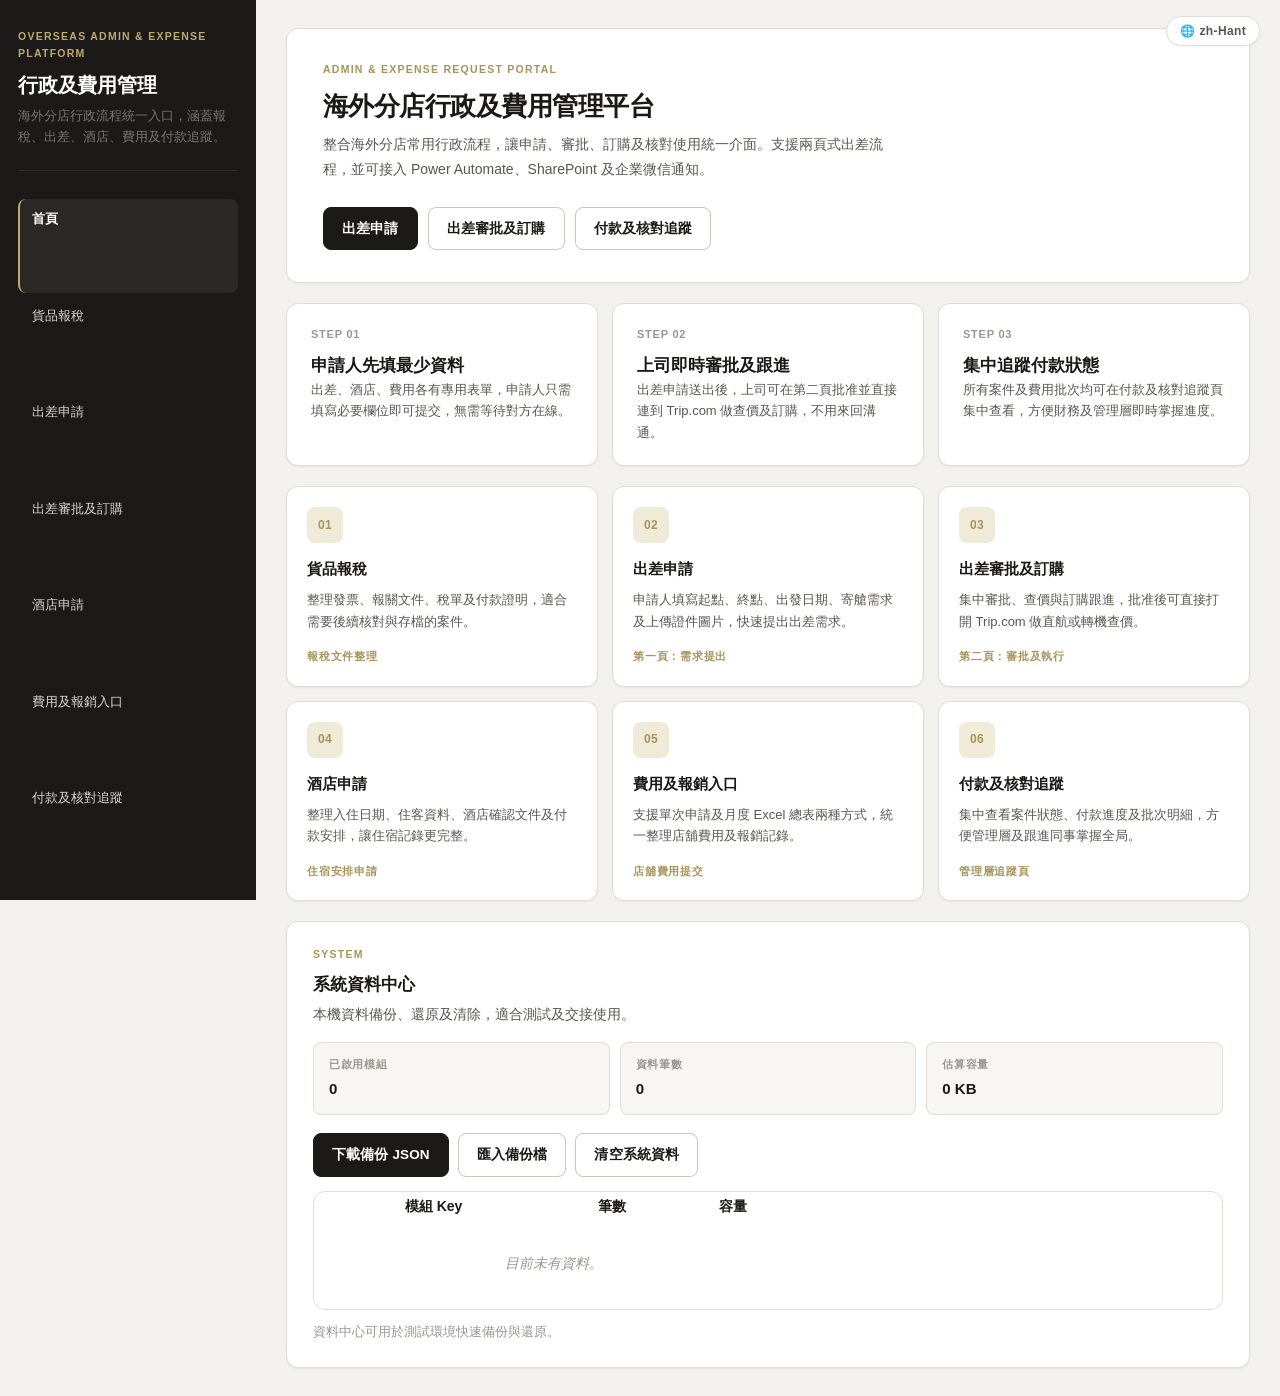
<file: index.html>
<!DOCTYPE html>
<html lang="zh-HK">
<head>
  <meta charset="UTF-8" />
  <meta name="viewport" content="width=device-width, initial-scale=1.0" />
  <title>海外分店行政及費用管理平台</title>
  <link rel="stylesheet" href="assets/css/styles.css" />
</head>
<body>
  <div class="shell">
    <aside class="sidebar">
      <div class="brand-block">
        <div class="brand-en">Overseas Admin &amp; Expense Platform</div>
        <h1>行政及費用管理</h1>
        <p>海外分店行政流程統一入口，涵蓋報稅、出差、酒店、費用及付款追蹤。</p>
      </div>

      <nav class="menu">
        <a class="menu-item active" href="index.html">首頁</a>
        <a class="menu-item" href="modules/tax.html">貨品報稅</a>
        <a class="menu-item" href="modules/travel-request.html">出差申請</a>
        <a class="menu-item" href="modules/travel-approval-booking.html">出差審批及訂購</a>
        <a class="menu-item" href="modules/hotel.html">酒店申請</a>
        <a class="menu-item" href="modules/store-expense.html">費用及報銷入口</a>
        <a class="menu-item" href="modules/payment-tracking.html">付款及核對追蹤</a>
      </nav>
    </aside>

    <main class="main-content">

      <!-- Hero -->
      <section class="hero-card" style="padding: 32px 36px;">
        <div class="eyebrow">Admin &amp; Expense Request Portal</div>
        <h2 style="margin: 12px 0 10px; font-size: 26px;">海外分店行政及費用管理平台</h2>
        <p style="max-width: 560px; color: var(--text-2); line-height: 1.8;">整合海外分店常用行政流程，讓申請、審批、訂購及核對使用統一介面。支援兩頁式出差流程，並可接入 Power Automate、SharePoint 及企業微信通知。</p>
        <div class="hero-actions" style="margin-top: 24px;">
          <a class="btn btn-primary" href="modules/travel-request.html">出差申請</a>
          <a class="btn btn-secondary" href="modules/travel-approval-booking.html">出差審批及訂購</a>
          <a class="btn btn-secondary" href="modules/payment-tracking.html">付款及核對追蹤</a>
        </div>
      </section>

      <!-- 使用步驟 -->
      <section class="metric-grid" style="grid-template-columns: repeat(3, minmax(0, 1fr));">
        <div class="metric-card">
          <span>Step 01</span>
          <strong>申請人先填最少資料</strong>
          <p>出差、酒店、費用各有專用表單，申請人只需填寫必要欄位即可提交，無需等待對方在線。</p>
        </div>
        <div class="metric-card">
          <span>Step 02</span>
          <strong>上司即時審批及跟進</strong>
          <p>出差申請送出後，上司可在第二頁批准並直接連到 Trip.com 做查價及訂購，不用來回溝通。</p>
        </div>
        <div class="metric-card">
          <span>Step 03</span>
          <strong>集中追蹤付款狀態</strong>
          <p>所有案件及費用批次均可在付款及核對追蹤頁集中查看，方便財務及管理層即時掌握進度。</p>
        </div>
      </section>

      <!-- 模組入口 -->
      <section class="feature-grid" style="grid-template-columns: repeat(3, minmax(0, 1fr)); margin-top: 20px;">
        <a class="feature-card" href="modules/tax.html">
          <div class="feature-index">01</div>
          <h3>貨品報稅</h3>
          <p>整理發票、報關文件、稅單及付款證明，適合需要後續核對與存檔的案件。</p>
          <div class="feature-foot">報稅文件整理</div>
        </a>

        <a class="feature-card" href="modules/travel-request.html">
          <div class="feature-index">02</div>
          <h3>出差申請</h3>
          <p>申請人填寫起點、終點、出發日期、寄艙需求及上傳證件圖片，快速提出出差需求。</p>
          <div class="feature-foot">第一頁：需求提出</div>
        </a>

        <a class="feature-card" href="modules/travel-approval-booking.html">
          <div class="feature-index">03</div>
          <h3>出差審批及訂購</h3>
          <p>集中審批、查價與訂購跟進，批准後可直接打開 Trip.com 做直航或轉機查價。</p>
          <div class="feature-foot">第二頁：審批及執行</div>
        </a>

        <a class="feature-card" href="modules/hotel.html">
          <div class="feature-index">04</div>
          <h3>酒店申請</h3>
          <p>整理入住日期、住客資料、酒店確認文件及付款安排，讓住宿記錄更完整。</p>
          <div class="feature-foot">住宿安排申請</div>
        </a>

        <a class="feature-card" href="modules/store-expense.html">
          <div class="feature-index">05</div>
          <h3>費用及報銷入口</h3>
          <p>支援單次申請及月度 Excel 總表兩種方式，統一整理店舖費用及報銷記錄。</p>
          <div class="feature-foot">店舖費用提交</div>
        </a>

        <a class="feature-card" href="modules/payment-tracking.html">
          <div class="feature-index">06</div>
          <h3>付款及核對追蹤</h3>
          <p>集中查看案件狀態、付款進度及批次明細，方便管理層及跟進同事掌握全局。</p>
          <div class="feature-foot">管理層追蹤頁</div>
        </a>
      </section>

      <!-- 系統資料中心 -->
      <section class="panel-card data-center-card" style="margin-top: 20px; padding: 24px 26px;">
        <div class="section-eyebrow">System</div>
        <h3 style="margin: 8px 0 6px;">系統資料中心</h3>
        <p style="color: var(--text-2); font-size: 13.5px; margin: 0 0 16px;">本機資料備份、還原及清除，適合測試及交接使用。</p>

        <div class="data-summary-grid">
          <div class="summary-box">
            <span>已啟用模組</span>
            <strong id="moduleCountValue">0</strong>
          </div>
          <div class="summary-box">
            <span>資料筆數</span>
            <strong id="recordCountValue">0</strong>
          </div>
          <div class="summary-box">
            <span>估算容量</span>
            <strong id="storageUsageValue">0 KB</strong>
          </div>
        </div>

        <div class="button-row">
          <button class="btn btn-primary" id="backupBtn" type="button">下載備份 JSON</button>
          <label class="btn btn-secondary file-trigger" for="restoreFile">匯入備份檔</label>
          <input id="restoreFile" type="file" accept="application/json" hidden />
          <button class="btn btn-secondary" id="clearDataBtn" type="button">清空系統資料</button>
        </div>

        <div class="table-wrap data-table-wrap">
          <table>
            <thead>
              <tr>
                <th>模組 Key</th>
                <th>筆數</th>
                <th>容量</th>
              </tr>
            </thead>
            <tbody id="moduleSummaryBody">
              <tr><td colspan="3" class="empty-cell">目前未有資料。</td></tr>
            </tbody>
          </table>
        </div>

        <div id="dataCenterNote" class="note">資料中心可用於測試環境快速備份與還原。</div>
      </section>
    </main>
  </div>

  <script src="assets/js/app.js"></script>
  <script>
    (() => {
      const moduleCountValue  = document.getElementById('moduleCountValue');
      const recordCountValue  = document.getElementById('recordCountValue');
      const storageUsageValue = document.getElementById('storageUsageValue');
      const moduleSummaryBody = document.getElementById('moduleSummaryBody');
      const dataCenterNote    = document.getElementById('dataCenterNote');
      const backupBtn         = document.getElementById('backupBtn');
      const restoreFile       = document.getElementById('restoreFile');
      const clearDataBtn      = document.getElementById('clearDataBtn');

      function formatBytes(bytes) {
        if (!Number.isFinite(bytes) || bytes <= 0) return '0 KB';
        return `${(bytes / 1024).toFixed(1)} KB`;
      }

      function renderSummary() {
        const modules      = AppUtils.summarizeAllModules();
        const totalRecords = modules.reduce((sum, item) => sum + item.count, 0);
        const totalBytes   = modules.reduce((sum, item) => sum + item.bytes, 0);

        moduleCountValue.textContent  = String(modules.length);
        recordCountValue.textContent  = String(totalRecords);
        storageUsageValue.textContent = formatBytes(totalBytes);

        if (!modules.length) {
          moduleSummaryBody.innerHTML = '<tr><td colspan="3" class="empty-cell">目前未有資料。</td></tr>';
          return;
        }
        moduleSummaryBody.innerHTML = modules.map(item =>
          `<tr><td>${AppUtils.escapeHtml(item.moduleKey)}</td><td>${item.count}</td><td>${formatBytes(item.bytes)}</td></tr>`
        ).join('');
      }

      backupBtn.addEventListener('click', () => {
        const payload = AppUtils.exportAllData();
        dataCenterNote.textContent = `備份完成：共 ${payload.moduleCount} 個模組，匯出時間 ${new Date(payload.exportedAt).toLocaleString()}`;
      });

      restoreFile.addEventListener('change', async event => {
        const [file] = event.target.files || [];
        if (!file) return;
        try {
          const payload = await AppUtils.parseJsonFile(file);
          const result  = AppUtils.restoreFromBackup(payload, { clearBeforeRestore: true });
          dataCenterNote.textContent = `已還原備份，共寫入 ${result.restoredModules} 個模組。`;
          renderSummary();
        } catch (error) {
          dataCenterNote.textContent = `匯入失敗：${error.message || '備份檔格式不正確。'}`;
        } finally {
          restoreFile.value = '';
        }
      });

      clearDataBtn.addEventListener('click', () => {
        if (!window.confirm('確定要清空所有模組資料？此操作無法復原。')) return;
        const result = AppUtils.clearAllData();
        dataCenterNote.textContent = `已清空資料，共移除 ${result.removedModules} 個模組。`;
        renderSummary();
      });

      renderSummary();
    })();
  </script>
</body>
</html>
</file>
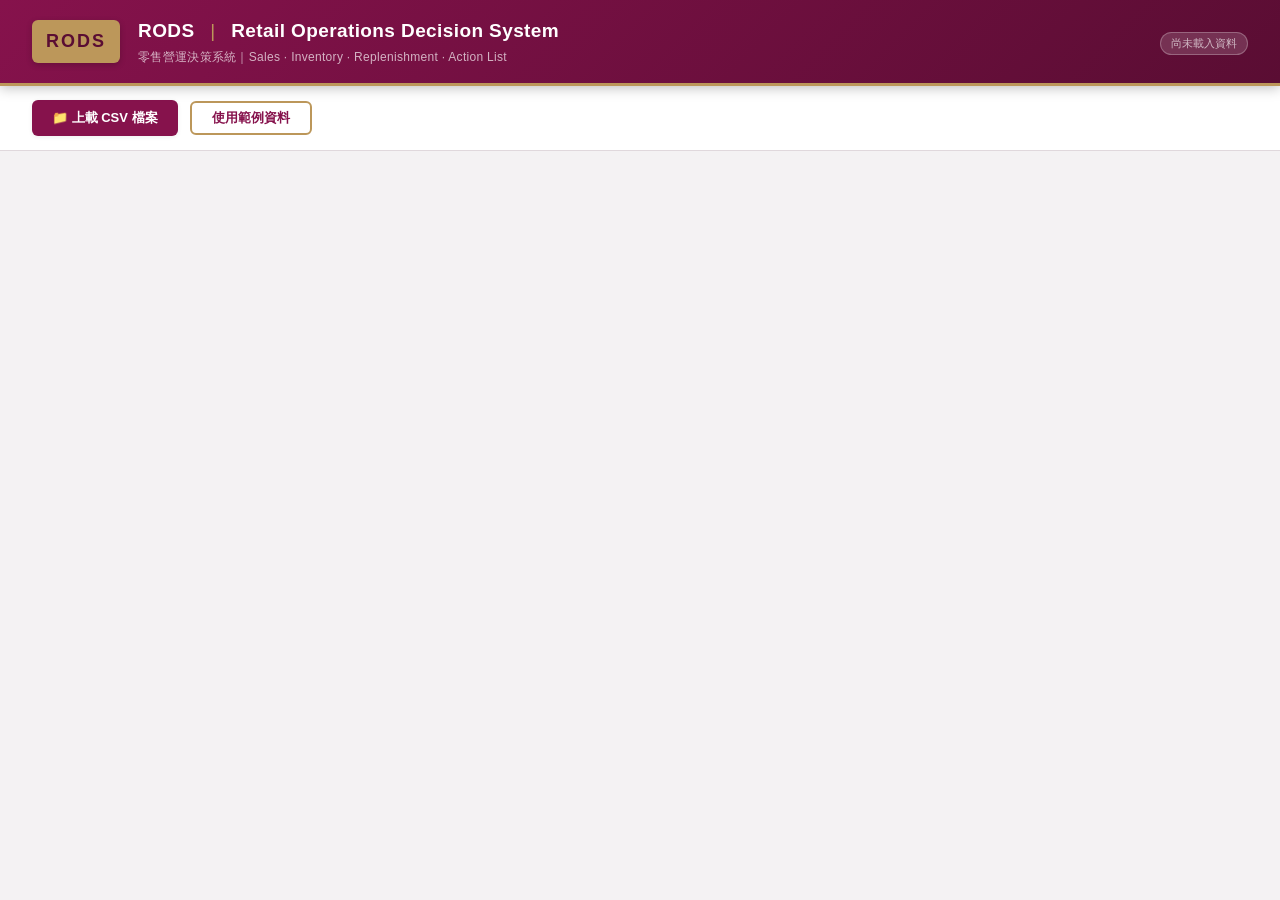
<file: rods-dashboard.html>
<!DOCTYPE html>
<html lang="zh-Hant">
<head>
  <meta charset="UTF-8">
  <meta name="viewport" content="width=device-width, initial-scale=1.0">
  <title>RODS | Retail Operations Decision System</title>
  <link rel="stylesheet" href="rods-dashboard.css">
</head>
<body>
  <div class="app">

    <!-- ===== HEADER ===== -->
    <header class="header">
      <div class="header-content">
        <div class="header-brand">
          <div class="header-logo">RODS</div>
          <div class="header-titles">
            <h1 class="header-main">RODS <span class="divider">|</span> Retail Operations Decision System</h1>
            <p class="header-sub">零售營運決策系統｜Sales · Inventory · Replenishment · Action List</p>
          </div>
        </div>
        <div class="header-meta">
          <span id="data-date"></span>
          <span id="data-count" class="data-count-tag">尚未載入資料</span>
        </div>
      </div>
    </header>

    <!-- ===== UPLOAD BAR ===== -->
    <div class="upload-bar">
      <div class="upload-inner">
        <label class="btn-primary" for="csv-upload">
          &#128193; 上載 CSV 檔案
          <input type="file" id="csv-upload" accept=".csv">
        </label>
        <button class="btn-outline" onclick="loadSampleData()">使用範例資料</button>
        <span id="upload-status" class="upload-status"></span>
      </div>
    </div>

    <!-- ===== DASHBOARD (hidden until data loaded) ===== -->
    <div id="dashboard" class="dashboard hidden">

      <!-- FILTER BAR -->
      <div class="filter-bar">
        <div class="filter-group">
          <label class="filter-label">店級</label>
          <select id="filter-grade" onchange="applyFilters()">
            <option value="all">全部</option>
            <option value="AA">AA</option>
            <option value="A">A</option>
            <option value="B">B</option>
            <option value="C">C</option>
          </select>
        </div>
        <div class="filter-group">
          <label class="filter-label">貨類</label>
          <select id="filter-category" onchange="applyFilters()">
            <option value="all">全部</option>
            <option value="A1">A1</option>
            <option value="G">G</option>
            <option value="J1">J1</option>
            <option value="J5">J5</option>
            <option value="T1">T1</option>
          </select>
        </div>
        <div class="filter-group">
          <label class="filter-label">地區</label>
          <select id="filter-region" onchange="applyFilters()">
            <option value="all">全部</option>
            <option value="香港">香港</option>
            <option value="澳門">澳門</option>
            <option value="海外">海外</option>
          </select>
        </div>
        <button class="btn-reset" onclick="resetFilters()">重設篩選</button>
        <span id="filter-info" class="filter-info"></span>
      </div>

      <!-- KPI CARDS -->
      <section class="kpi-row">
        <div class="kpi-card kpi-primary">
          <div class="kpi-icon">&#36;</div>
          <div class="kpi-body">
            <div class="kpi-label">本月銷售額</div>
            <div class="kpi-value" id="kpi-sales">—</div>
            <div class="kpi-unit">HKD</div>
          </div>
        </div>
        <div class="kpi-card kpi-primary">
          <div class="kpi-icon">&#128722;</div>
          <div class="kpi-body">
            <div class="kpi-label">銷售件數</div>
            <div class="kpi-value" id="kpi-qty">—</div>
            <div class="kpi-unit">件</div>
          </div>
        </div>
        <div class="kpi-card kpi-gold">
          <div class="kpi-icon">&#128179;</div>
          <div class="kpi-body">
            <div class="kpi-label">庫存金額</div>
            <div class="kpi-value" id="kpi-inventory">—</div>
            <div class="kpi-unit">HKD</div>
          </div>
        </div>
        <div class="kpi-card kpi-green" id="kpi-st-card">
          <div class="kpi-icon">&#128200;</div>
          <div class="kpi-body">
            <div class="kpi-label">售罄率</div>
            <div class="kpi-value" id="kpi-sellthrough">—</div>
            <div class="kpi-unit">%</div>
          </div>
        </div>
        <div class="kpi-card kpi-red" id="kpi-hr-card">
          <div class="kpi-icon">&#9888;</div>
          <div class="kpi-body">
            <div class="kpi-label">高風險存貨件數</div>
            <div class="kpi-value" id="kpi-highrisk">—</div>
            <div class="kpi-unit">件 (庫齡 ≥ 180日)</div>
          </div>
        </div>
      </section>

      <!-- STORE RANKINGS -->
      <section class="card">
        <h2 class="card-title">&#127970; 分店排名</h2>
        <div class="table-scroll">
          <table class="data-table">
            <thead>
              <tr>
                <th class="col-rank">排名</th>
                <th>分店</th>
                <th>地區</th>
                <th>店級</th>
                <th class="col-num">銷售額</th>
                <th class="col-num">銷售件數</th>
                <th class="col-num">庫存金額</th>
                <th class="col-bar">售罄率</th>
                <th class="col-status">狀態</th>
                <th>行動建議</th>
              </tr>
            </thead>
            <tbody id="store-tbody"></tbody>
          </table>
        </div>
      </section>

      <!-- TOP 10 TWO-COL -->
      <div class="two-col">
        <!-- TOP 10 BEST SELLERS -->
        <section class="card">
          <h2 class="card-title">&#128293; Top 10 熱賣貨</h2>
          <div class="table-scroll">
            <table class="data-table">
              <thead>
                <tr>
                  <th class="col-rank">#</th>
                  <th>模號</th>
                  <th>貨類</th>
                  <th class="col-num">銷售額</th>
                  <th class="col-num">銷售件數</th>
                </tr>
              </thead>
              <tbody id="sellers-tbody"></tbody>
            </table>
          </div>
        </section>

        <!-- TOP 10 SLOW MOVERS -->
        <section class="card">
          <h2 class="card-title">&#128308; Top 10 滯銷貨</h2>
          <div class="table-scroll">
            <table class="data-table">
              <thead>
                <tr>
                  <th class="col-rank">#</th>
                  <th>模號</th>
                  <th>貨類</th>
                  <th class="col-num">庫存件數</th>
                  <th class="col-num">庫存金額</th>
                  <th class="col-num">平均庫齡</th>
                  <th>建議</th>
                </tr>
              </thead>
              <tbody id="movers-tbody"></tbody>
            </table>
          </div>
        </section>
      </div>

      <!-- ACTION LIST -->
      <section class="card">
        <h2 class="card-title">&#9889; 行動清單</h2>
        <div class="action-grid">
          <div class="action-panel panel-blue">
            <h3 class="panel-title">&#128309; 需要補貨</h3>
            <div id="action-replenish"></div>
          </div>
          <div class="action-panel panel-red">
            <h3 class="panel-title">&#128308; 需要清貨</h3>
            <div id="action-clearance"></div>
          </div>
          <div class="action-panel panel-yellow">
            <h3 class="panel-title">&#128310; 需要區域主管跟進</h3>
            <div id="action-manager"></div>
          </div>
        </div>
      </section>

    </div><!-- /dashboard -->
  </div><!-- /app -->

  <script src="rods-dashboard.js"></script>
</body>
</html>
</file>
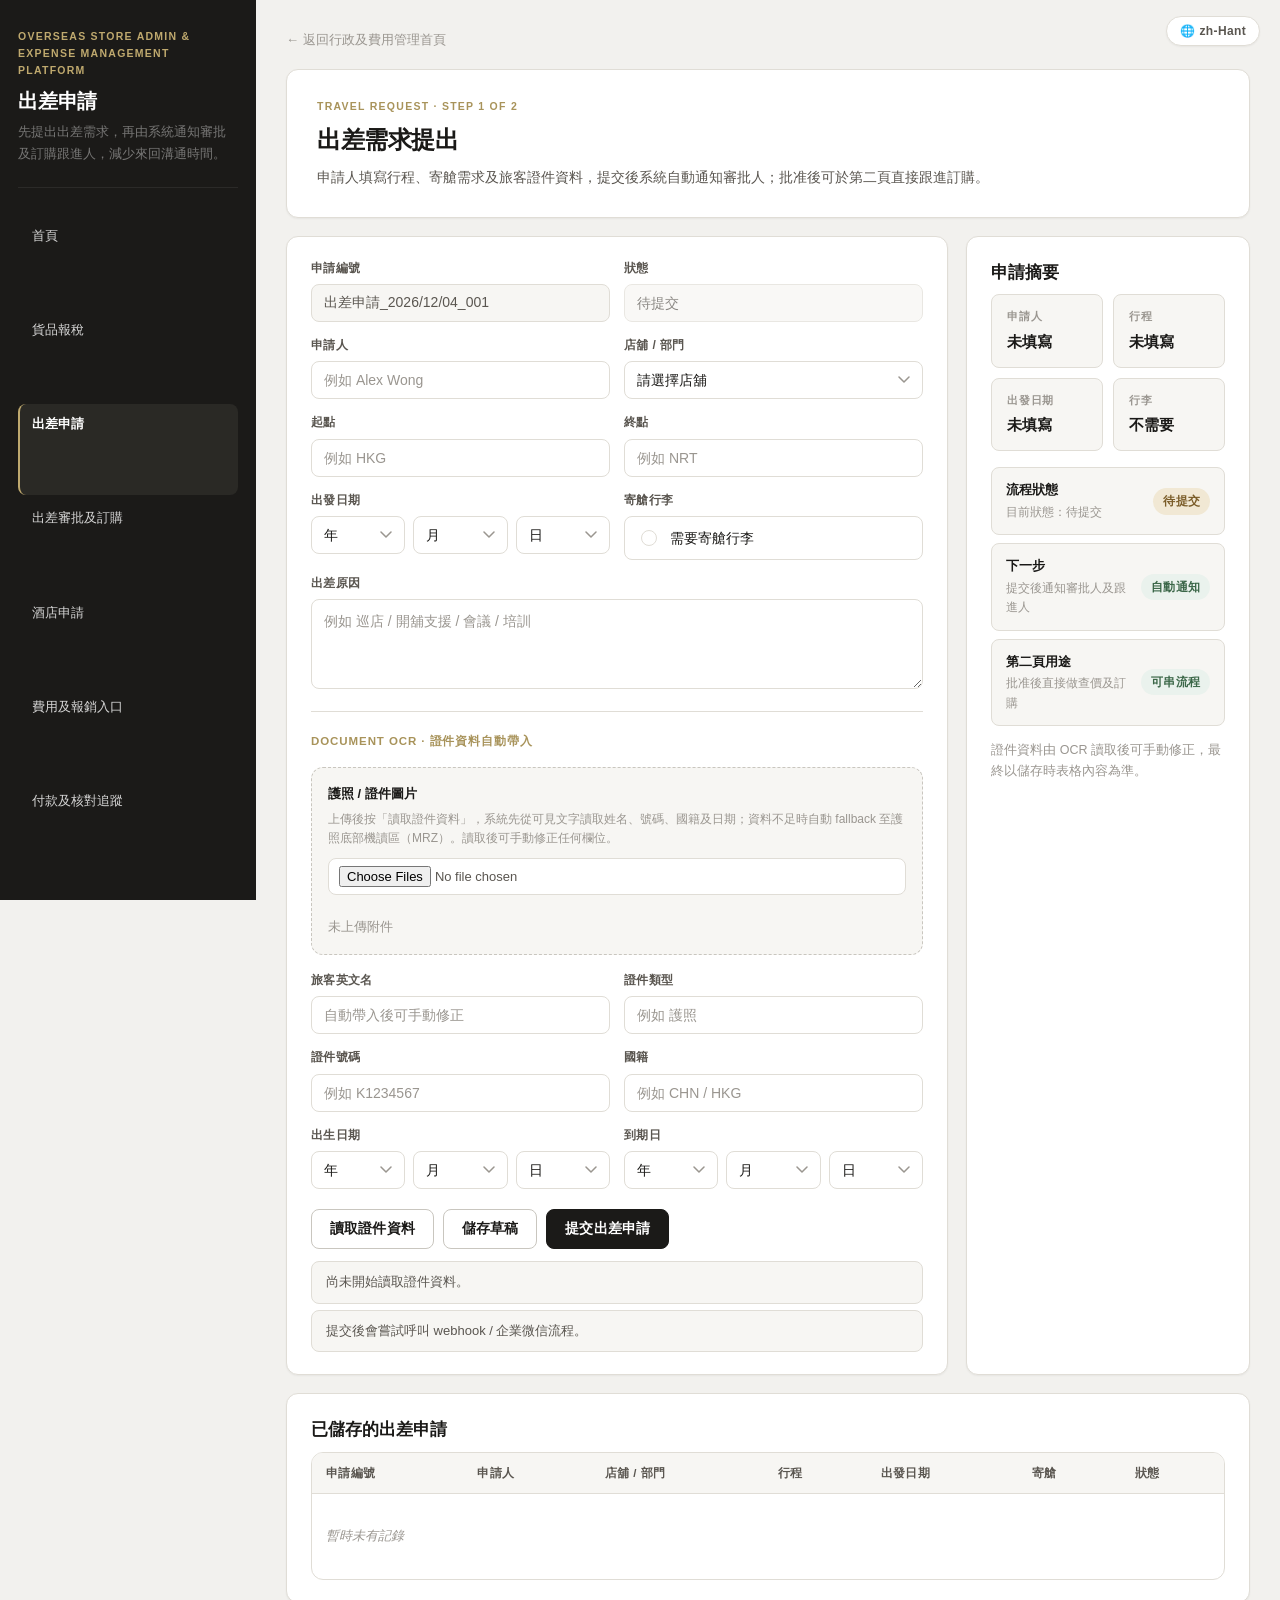
<file: modules/flight.html>
<!DOCTYPE html>
<html lang="zh-HK">
<head>
  <meta charset="UTF-8" />
  <meta name="viewport" content="width=device-width, initial-scale=1.0" />
  <meta http-equiv="refresh" content="1; url=travel-request.html" />
  <title>機票申請入口已更新｜海外分店行政及費用管理平台</title>
  <link rel="stylesheet" href="../assets/css/styles.css" />
</head>
<body>
  <div class="shell">
    <aside class="sidebar">
      <div class="brand-block">
        <div class="brand-en">Overseas Store Admin &amp; Expense Management Platform</div>
        <h1>機票申請入口已更新</h1>
        <p>舊有機票申請頁已改為兩頁式出差流程，方便申請、審批及訂購跟進。</p>
      </div>
      <nav class="menu">
        <a class="menu-item" href="../index.html">首頁</a>
        <a class="menu-item" href="tax.html">貨品報稅</a>
        <a class="menu-item active" href="travel-request.html">出差申請</a>
        <a class="menu-item" href="travel-approval-booking.html">出差審批及訂購</a>
        <a class="menu-item" href="hotel.html">酒店申請</a>
        <a class="menu-item" href="store-expense.html">費用及報銷入口</a>
        <a class="menu-item" href="payment-tracking.html">付款及核對追蹤</a>
      </nav>
    </aside>

    <main class="main-content">
      <a class="top-link" href="../index.html">← 返回行政及費用管理首頁</a>

      <section class="module-top">
        <div class="module-eyebrow">Travel Workflow Updated</div>
        <h2>機票申請入口已搬到新流程</h2>
        <p>系統正在自動跳轉到「出差申請」頁。如未自動跳轉，可按下方按鈕繼續。</p>
      </section>

      <section class="panel-grid" style="margin-top:20px;">
        <div class="panel-card">
          <div class="section-eyebrow">Page 1</div>
          <h3>出差申請</h3>
          <ul class="clean-list">
            <li>填寫起點、終點、出發日期、寄艙需求及出差原因。</li>
            <li>上傳護照 / 證件圖片，系統可自動讀取基本資料。</li>
            <li>提交後即進入待審批狀態。</li>
          </ul>
          <div class="button-row">
            <a class="btn btn-primary" href="travel-request.html">前往出差申請</a>
          </div>
        </div>

        <div class="panel-card">
          <div class="section-eyebrow">Page 2</div>
          <h3>出差審批及訂購</h3>
          <ul class="clean-list">
            <li>查看申請摘要與證件附件。</li>
            <li>批准後可直接打開 Trip.com 做直航 / 轉機查價。</li>
            <li>完成訂購後可再通知相關跟進人。</li>
          </ul>
          <div class="button-row">
            <a class="btn btn-secondary" href="travel-approval-booking.html">前往審批及訂購</a>
          </div>
        </div>
      </section>

      <section class="panel-grid">
        <div class="panel-card">
          <div class="section-eyebrow">Why changed</div>
          <h3>改動原因</h3>
          <ul class="clean-list">
            <li>申請人不需要再一次過填太多欄位。</li>
            <li>上司批准後即可立即進入訂購，不用再來回溝通。</li>
            <li>流程更適合之後接 webhook、Power Automate 及企業微信通知。</li>
          </ul>
        </div>
        <div class="panel-card">
          <div class="section-eyebrow">Redirect</div>
          <h3>自動轉址</h3>
          <p class="note">此頁會於 1 秒後自動前往 <strong>travel-request.html</strong>。如瀏覽器阻止轉址，可手動按上方按鈕。</p>
        </div>
      </section>
    </main>
  </div>

  <script>
    setTimeout(function () {
      window.location.replace('travel-request.html');
    }, 1000);
  </script>
</body>
</html>
</file>
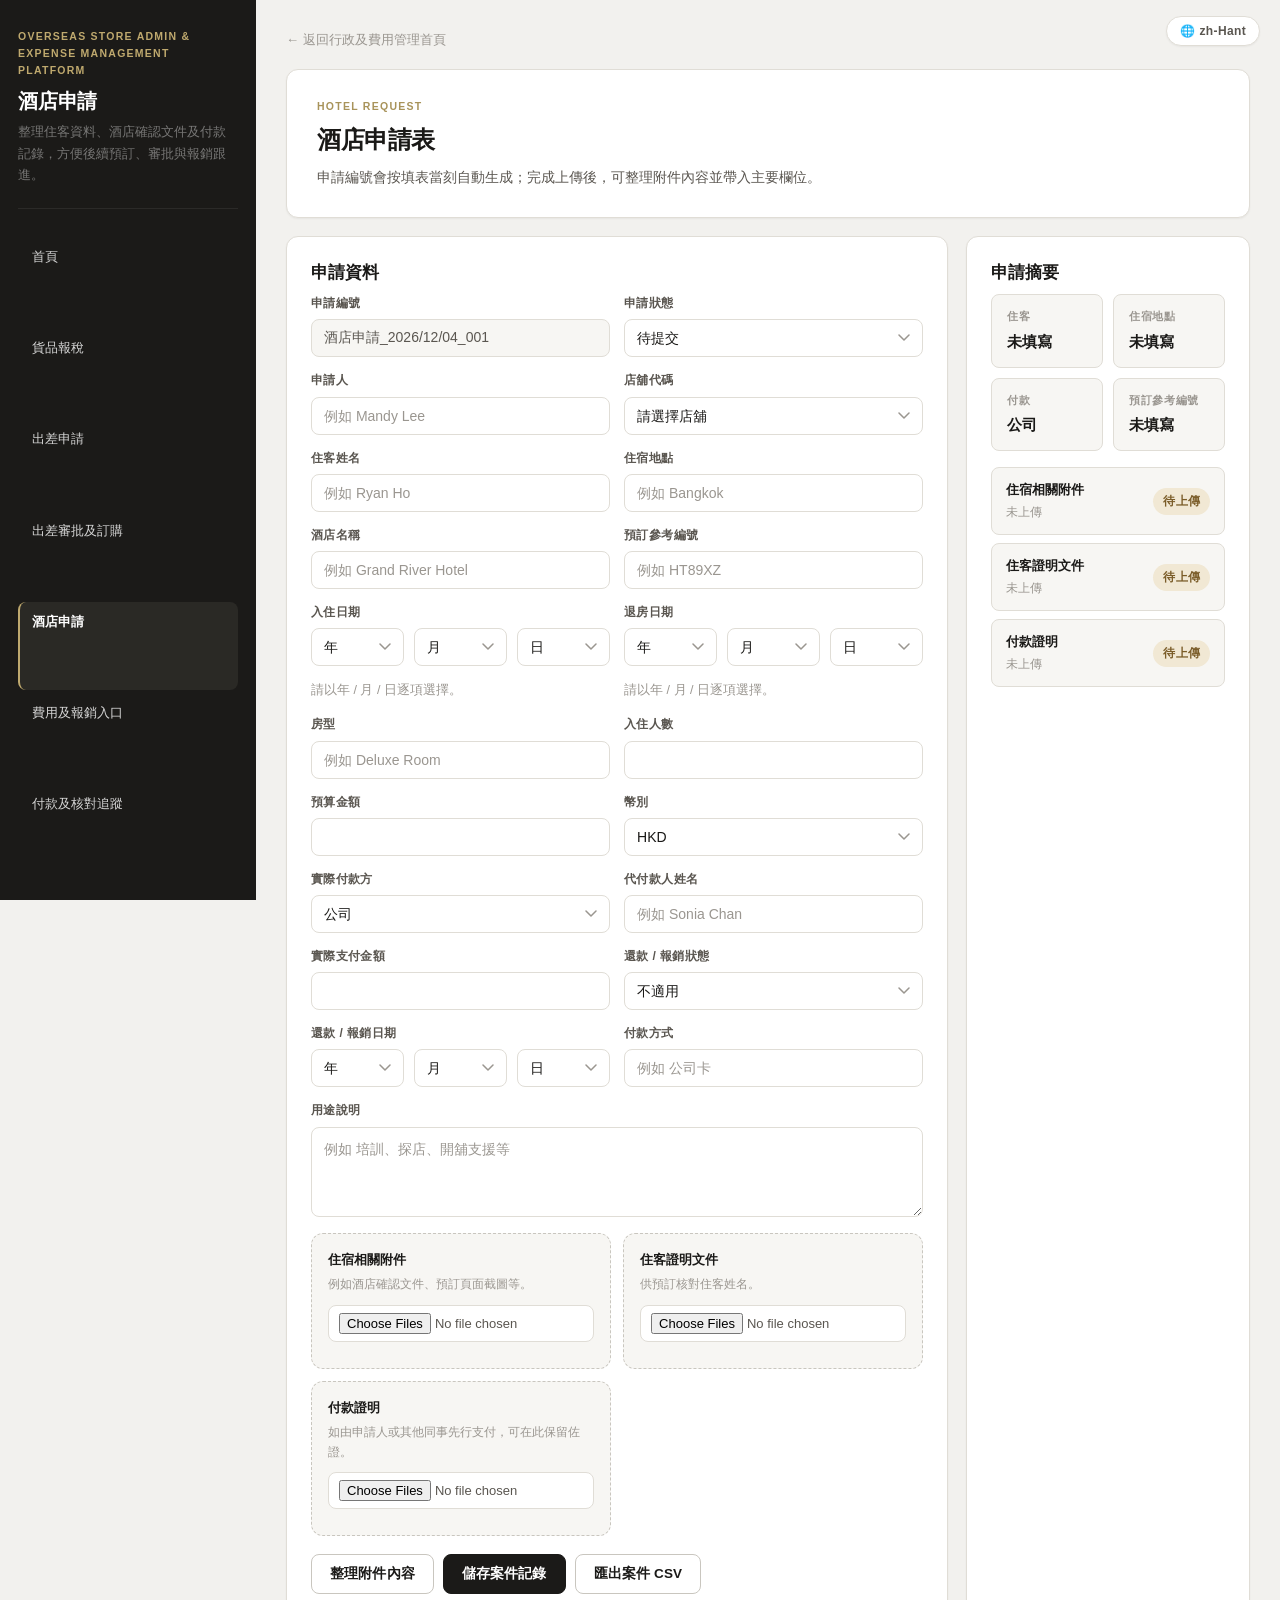
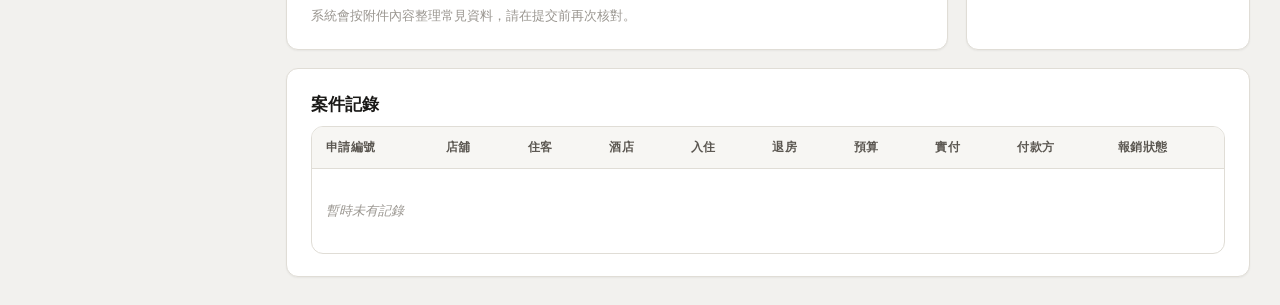
<file: modules/hotel.html>
<!DOCTYPE html>
<html lang="zh-HK">
<head>
  <meta charset="UTF-8" />
  <meta name="viewport" content="width=device-width, initial-scale=1.0" />
  <title>酒店申請｜海外分店行政及費用管理平台</title>
  <link rel="stylesheet" href="../assets/css/styles.css" />
</head>
<body>
  <div class="shell">
    <aside class="sidebar">
      <div class="brand-block">
        <div class="brand-en">Overseas Store Admin &amp; Expense Management Platform</div>
        <h1>酒店申請</h1>
        <p>整理住客資料、酒店確認文件及付款記錄，方便後續預訂、審批與報銷跟進。</p>
      </div>
      <nav class="menu">
        <a class="menu-item" href="../index.html">首頁</a>
        <a class="menu-item" href="tax.html">貨品報稅</a>
        <a class="menu-item" href="travel-request.html">出差申請</a>
        <a class="menu-item" href="travel-approval-booking.html">出差審批及訂購</a>
        <a class="menu-item active" href="hotel.html">酒店申請</a>
        <a class="menu-item" href="store-expense.html">費用及報銷入口</a>
        <a class="menu-item" href="payment-tracking.html">付款及核對追蹤</a>
      </nav>
    </aside>

    <main class="main-content">
      <a class="top-link" href="../index.html">← 返回行政及費用管理首頁</a>
      <section class="module-top">
        <div class="module-eyebrow">Hotel Request</div>
        <h2>酒店申請表</h2>
        <p>申請編號會按填表當刻自動生成；完成上傳後，可整理附件內容並帶入主要欄位。</p>
      </section>

      <div class="module-layout">
        <section class="form-card">
          <h3>申請資料</h3>
          <div class="form-grid">
            <div class="field"><label for="requestNo">申請編號</label><input id="requestNo" readonly /></div>
            <div class="field"><label for="status">申請狀態</label><select id="status"></select></div>
            <div class="field"><label for="applicant">申請人</label><input id="applicant" placeholder="例如 Mandy Lee" /></div>
            <div class="field"><label for="storeDept">店舖代碼</label><select id="storeDept"></select></div>
            <div class="field"><label for="guestName">住客姓名</label><input id="guestName" placeholder="例如 Ryan Ho" /></div>
            <div class="field"><label for="hotelCity">住宿地點</label><input id="hotelCity" placeholder="例如 Bangkok" /></div>
            <div class="field"><label for="hotelName">酒店名稱</label><input id="hotelName" placeholder="例如 Grand River Hotel" /></div>
            <div class="field"><label for="bookingReference">預訂參考編號</label><input id="bookingReference" placeholder="例如 HT89XZ" /></div>

            <div class="field">
              <label>入住日期</label>
              <input id="checkInDate" type="hidden" />
              <div style="display:grid;grid-template-columns:repeat(3,minmax(0,1fr));gap:10px;">
                <select id="checkInYear"></select>
                <select id="checkInMonth"></select>
                <select id="checkInDay"></select>
              </div>
              <div class="note" style="margin-top:8px;">請以年 / 月 / 日逐項選擇。</div>
            </div>
            <div class="field">
              <label>退房日期</label>
              <input id="checkOutDate" type="hidden" />
              <div style="display:grid;grid-template-columns:repeat(3,minmax(0,1fr));gap:10px;">
                <select id="checkOutYear"></select>
                <select id="checkOutMonth"></select>
                <select id="checkOutDay"></select>
              </div>
              <div class="note" style="margin-top:8px;">請以年 / 月 / 日逐項選擇。</div>
            </div>

            <div class="field"><label for="roomType">房型</label><input id="roomType" placeholder="例如 Deluxe Room" /></div>
            <div class="field"><label for="guestCount">入住人數</label><input id="guestCount" type="number" step="1" /></div>
            <div class="field"><label for="budget">預算金額</label><input id="budget" type="number" step="0.01" /></div>
            <div class="field"><label for="currency">幣別</label><select id="currency"></select></div>
            <div class="field"><label for="paymentOwner">實際付款方</label><select id="paymentOwner"></select></div>
            <div class="field"><label for="advancePayerName">代付款人姓名</label><input id="advancePayerName" placeholder="例如 Sonia Chan" /></div>
            <div class="field"><label for="paidAmount">實際支付金額</label><input id="paidAmount" type="number" step="0.01" /></div>
            <div class="field"><label for="reimbursementStatus">還款 / 報銷狀態</label><select id="reimbursementStatus"></select></div>

            <div class="field">
              <label>還款 / 報銷日期</label>
              <input id="reimbursementDate" type="hidden" />
              <div style="display:grid;grid-template-columns:repeat(3,minmax(0,1fr));gap:10px;">
                <select id="reimbursementYear"></select>
                <select id="reimbursementMonth"></select>
                <select id="reimbursementDay"></select>
              </div>
            </div>

            <div class="field"><label for="paymentMethod">付款方式</label><input id="paymentMethod" placeholder="例如 公司卡" /></div>
            <div class="field full"><label for="purpose">用途說明</label><textarea id="purpose" placeholder="例如 培訓、探店、開舖支援等"></textarea></div>
          </div>

          <div class="upload-grid">
            <div class="upload-box">
              <h4>住宿相關附件</h4>
              <p>例如酒店確認文件、預訂頁面截圖等。</p>
              <input id="supportFile" type="file" accept="image/*,.pdf" multiple />
              <div class="preview-grid" id="supportPreview"></div>
            </div>
            <div class="upload-box">
              <h4>住客證明文件</h4>
              <p>供預訂核對住客姓名。</p>
              <input id="guestFile" type="file" accept="image/*,.pdf" multiple />
              <div class="preview-grid" id="guestPreview"></div>
            </div>
            <div class="upload-box">
              <h4>付款證明</h4>
              <p>如由申請人或其他同事先行支付，可在此保留佐證。</p>
              <input id="paymentFile" type="file" accept="image/*,.pdf" multiple />
              <div class="preview-grid" id="paymentPreview"></div>
            </div>
          </div>

          <div class="button-row">
            <button class="btn btn-secondary" id="ocrBtn" type="button">整理附件內容</button>
            <button class="btn btn-primary" id="saveBtn">儲存案件記錄</button>
            <button class="btn btn-secondary" id="exportBtn">匯出案件 CSV</button>
          </div>
          <div class="note" id="ocrStatus">系統會按附件內容整理常見資料，請在提交前再次核對。</div>
        </section>

        <aside class="status-card">
          <h3>申請摘要</h3>
          <div class="summary-grid">
            <div class="summary-box"><span>住客</span><strong id="guestSummary">未填寫</strong></div>
            <div class="summary-box"><span>住宿地點</span><strong id="citySummary">未填寫</strong></div>
            <div class="summary-box"><span>付款</span><strong id="paymentSummary">未填寫</strong></div>
            <div class="summary-box"><span>預訂參考編號</span><strong id="bookingSummary">未填寫</strong></div>
          </div>
          <div class="status-list">
            <div class="status-item"><div><strong>住宿相關附件</strong><span id="supportMeta">未上傳</span></div><div id="supportBadge" class="badge warn">待上傳</div></div>
            <div class="status-item"><div><strong>住客證明文件</strong><span id="guestMeta">未上傳</span></div><div id="guestBadge" class="badge warn">待上傳</div></div>
            <div class="status-item"><div><strong>付款證明</strong><span id="paymentMeta">未上傳</span></div><div id="paymentBadge" class="badge warn">待上傳</div></div>
          </div>
        </aside>
      </div>

      <section class="table-card">
        <h3>案件記錄</h3>
        <div class="table-wrap">
          <table>
            <thead><tr><th>申請編號</th><th>店舖</th><th>住客</th><th>酒店</th><th>入住</th><th>退房</th><th>預算</th><th>實付</th><th>付款方</th><th>報銷狀態</th></tr></thead>
            <tbody id="recordsBody"><tr><td colspan="10" class="empty-cell">暫時未有記錄</td></tr></tbody>
          </table>
        </div>
      </section>
    </main>
  </div>

  <script src="../assets/js/app.js"></script>
  <script src="../assets/js/form-options.js"></script>
  <script>
    const MODULE_LABEL = '酒店申請';
    const MODULE_KEY   = 'hotel';

    const requestNoEl  = document.getElementById('requestNo');
    const fileStore    = { support: [], guest: [], payment: [] };
    const previewMap   = { support: document.getElementById('supportPreview'), guest: document.getElementById('guestPreview'), payment: document.getElementById('paymentPreview') };
    const metaMap      = { support: document.getElementById('supportMeta'),    guest: document.getElementById('guestMeta'),    payment: document.getElementById('paymentMeta') };
    const badgeMap     = { support: document.getElementById('supportBadge'),   guest: document.getElementById('guestBadge'),   payment: document.getElementById('paymentBadge') };
    const guestSummary   = document.getElementById('guestSummary');
    const citySummary    = document.getElementById('citySummary');
    const paymentSummary = document.getElementById('paymentSummary');
    const bookingSummary = document.getElementById('bookingSummary');
    const recordsBody    = document.getElementById('recordsBody');
    const ocrStatus      = document.getElementById('ocrStatus');

    const currentYear = new Date().getFullYear();

    FormOptions.bindSelects({
      statusId:         'status',
      statusGroup:      'hotel',
      storeId:          'storeDept',
      currencyId:       'currency',
      reimbursementId:  'reimbursementStatus',
      paymentOwnerId:   'paymentOwner'
    });

    AppUtils.initDateDropdowns('checkIn',       { startYear: currentYear - 1, endYear: currentYear + 3 });
    AppUtils.initDateDropdowns('checkOut',      { startYear: currentYear - 1, endYear: currentYear + 3 });
    AppUtils.initDateDropdowns('reimbursement', { startYear: currentYear - 2, endYear: currentYear + 2 });

    function setBadge(el, text, type) {
      el.className   = `badge ${type}`;
      el.textContent = text;
    }

    async function handleFiles(type, files) {
      const items = [];
      for (const file of files) {
        items.push({ name: file.name, type: file.type, dataUrl: await AppUtils.readFileAsDataURL(file) });
      }
      fileStore[type] = items;
      previewMap[type].innerHTML = items
        .filter(row => String(row.type || '').startsWith('image/'))
        .map(row => `<img src="${row.dataUrl}" alt="${AppUtils.escapeHtml(row.name)}">`)
        .join('');
      metaMap[type].textContent = items.length ? `${items.length} 個檔案` : '未上傳';
      setBadge(badgeMap[type], items.length ? '已上傳' : '待上傳', items.length ? 'ok' : 'warn');
    }

    function parseHotelData(guestText, supportText, paymentText) {
      const data = {};

      const mrzName = AppUtils.parseMrzName(guestText);
      if (mrzName) data.guestName = mrzName;
      const guestLine = guestText.match(/(?:guest|住客|name)\s*[:：]?\s*([A-Z][A-Za-z .'-]{3,40})/i);
      if (guestLine && !data.guestName) data.guestName = guestLine[1].trim();

      const hotelName = supportText.match(/([A-Z][A-Za-z '&-]{2,60}(?:Hotel|Resort|Inn|Suites|Villa|Residence))/i);
      if (hotelName) data.hotelName = hotelName[1].trim();

      const booking = supportText.match(/(?:reference|booking|confirmation|預訂參考編號)\s*[:：#]?\s*([A-Z0-9]{5,10})/i);
      if (booking) data.bookingReference = booking[1].toUpperCase();

      const roomType = supportText.match(/(Single Room|Twin Room|Double Room|Deluxe Room|Suite|Standard Room|Superior Room)/i);
      if (roomType) data.roomType = roomType[1];

      const dates = AppUtils.extractDates(supportText);
      if (dates[0]) data.checkInDate  = dates[0];
      if (dates[1]) data.checkOutDate = dates[1];

      const city = supportText.match(/(Bangkok|Vientiane|Hong Kong|Macau|Singapore|Tokyo|Osaka|Seoul|Phuket|Chiang Mai)/i);
      if (city) data.hotelCity = city[1];

      const guests = supportText.match(/(\d)\s*(?:guest|成人|房客)/i);
      if (guests) data.guestCount = Number(guests[1]);

      const totalMoney = AppUtils.findMoneyByKeywords(paymentText || supportText, ['total', '總額', 'amount', 'paid'])
        || AppUtils.largestMoney(paymentText || supportText);
      if (totalMoney) { data.currency = totalMoney.currency; data.paidAmount = totalMoney.amount; }

      return data;
    }

    function applyHotelData(data) {
      AppUtils.setInputValue(document.getElementById('guestName'),        data.guestName);
      AppUtils.setInputValue(document.getElementById('hotelName'),        data.hotelName);
      AppUtils.setInputValue(document.getElementById('bookingReference'), data.bookingReference);
      AppUtils.setInputValue(document.getElementById('roomType'),         data.roomType);
      AppUtils.setInputValue(document.getElementById('hotelCity'),        data.hotelCity);

      // 日期用 dropdown 回填
      if (data.checkInDate)  AppUtils.applyDateToDropdowns('checkIn',  data.checkInDate);
      if (data.checkOutDate) AppUtils.applyDateToDropdowns('checkOut', data.checkOutDate);

      if (data.guestCount) AppUtils.setInputValue(document.getElementById('guestCount'), data.guestCount);
      AppUtils.setInputValue(document.getElementById('currency'), data.currency);
      if (data.paidAmount) {
        AppUtils.setInputValue(document.getElementById('paidAmount'), data.paidAmount);
        if (!document.getElementById('budget').value) {
          AppUtils.setInputValue(document.getElementById('budget'), data.paidAmount);
        }
      }
    }

    function buildPayload() {
      AppUtils.ensureRequestNo(requestNoEl, MODULE_LABEL, MODULE_KEY);
      AppUtils.syncDateHidden('checkIn');
      AppUtils.syncDateHidden('checkOut');
      AppUtils.syncDateHidden('reimbursement');

      return {
        moduleType:         MODULE_LABEL,
        requestNo:          requestNoEl.value.trim(),
        status:             document.getElementById('status').value,
        applicant:          document.getElementById('applicant').value.trim(),
        storeDept:          document.getElementById('storeDept').value.trim(),
        guestName:          document.getElementById('guestName').value.trim(),
        hotelCity:          document.getElementById('hotelCity').value.trim(),
        hotelName:          document.getElementById('hotelName').value.trim(),
        bookingReference:   document.getElementById('bookingReference').value.trim(),
        checkInDate:        document.getElementById('checkInDate').value,
        checkOutDate:       document.getElementById('checkOutDate').value,
        roomType:           document.getElementById('roomType').value.trim(),
        guestCount:         Number(document.getElementById('guestCount').value || 0),
        budget:             Number(document.getElementById('budget').value || 0),
        currency:           document.getElementById('currency').value,
        paymentOwner:       document.getElementById('paymentOwner').value,
        advancePayerName:   document.getElementById('advancePayerName').value.trim(),
        paidAmount:         Number(document.getElementById('paidAmount').value || 0),
        reimbursementStatus: document.getElementById('reimbursementStatus').value,
        reimbursementDate:  document.getElementById('reimbursementDate').value,
        paymentMethod:      document.getElementById('paymentMethod').value.trim(),
        purpose:            document.getElementById('purpose').value.trim(),
        files:              fileStore,
        createdAt:          new Date().toISOString()
      };
    }

    function refreshSummary() {
      guestSummary.textContent   = document.getElementById('guestName').value.trim() || '未填寫';
      citySummary.textContent    = document.getElementById('hotelCity').value.trim()  || '未填寫';
      const paymentOwner = document.getElementById('paymentOwner').value;
      const paidAmount   = Number(document.getElementById('paidAmount').value || 0);
      paymentSummary.textContent = paidAmount > 0
        ? `${paymentOwner} / ${AppUtils.money(paidAmount)}`
        : paymentOwner || '未填寫';
      bookingSummary.textContent = document.getElementById('bookingReference').value.trim() || '未填寫';
    }

    function renderRecords() {
      const rows = AppUtils.loadRecords(MODULE_KEY);
      recordsBody.innerHTML = rows.length
        ? rows.map(row => `<tr>
            <td>${AppUtils.escapeHtml(row.requestNo    || '')}</td>
            <td>${AppUtils.escapeHtml(row.storeDept    || '')}</td>
            <td>${AppUtils.escapeHtml(row.guestName    || '')}</td>
            <td>${AppUtils.escapeHtml(row.hotelName    || '')}</td>
            <td>${AppUtils.escapeHtml(row.checkInDate  || '')}</td>
            <td>${AppUtils.escapeHtml(row.checkOutDate || '')}</td>
            <td>${AppUtils.escapeHtml(AppUtils.money(row.budget))} ${AppUtils.escapeHtml(row.currency || '')}</td>
            <td>${AppUtils.escapeHtml(AppUtils.money(row.paidAmount || 0))}</td>
            <td>${AppUtils.escapeHtml(row.paymentOwner || '')}</td>
            <td>${AppUtils.escapeHtml(row.reimbursementStatus || '')}</td>
          </tr>`).join('')
        : '<tr><td colspan="10" class="empty-cell">暫時未有記錄</td></tr>';
    }

    document.querySelectorAll('input, select, textarea').forEach(el => el.addEventListener('input', refreshSummary));

    document.getElementById('supportFile').addEventListener('change', e => handleFiles('support', e.target.files));
    document.getElementById('guestFile').addEventListener('change',   e => handleFiles('guest',   e.target.files));
    document.getElementById('paymentFile').addEventListener('change', e => handleFiles('payment', e.target.files));

    document.getElementById('ocrBtn').addEventListener('click', async () => {
      if (!fileStore.support.length && !fileStore.guest.length && !fileStore.payment.length) {
        ocrStatus.textContent = '請先上傳附件，再開始整理。';
        return;
      }
      try {
        const guestResults   = await AppUtils.recognizeFiles(fileStore.guest,   ocrStatus);
        const supportResults = await AppUtils.recognizeFiles(fileStore.support, ocrStatus);
        const paymentResults = await AppUtils.recognizeFiles(fileStore.payment, ocrStatus);
        const data = parseHotelData(
          guestResults.map(r => r.text).join('\n'),
          supportResults.map(r => r.text).join('\n'),
          paymentResults.map(r => r.text).join('\n')
        );
        applyHotelData(data);
        refreshSummary();
      } catch {
        ocrStatus.textContent = '內容整理未完成，請稍後再試或手動補回。';
      }
    });

    document.getElementById('saveBtn').addEventListener('click', () => {
      AppUtils.ensureRequestNo(requestNoEl, MODULE_LABEL, MODULE_KEY);
      AppUtils.saveRecord(MODULE_KEY, buildPayload());
      renderRecords();
      alert('已儲存案件記錄。');
    });

    document.getElementById('exportBtn').addEventListener('click', () => {
      const rows = AppUtils.loadRecords(MODULE_KEY);
      if (!rows.length) return alert('未有記錄可以匯出。');
      AppUtils.exportCsv('hotel-requests.csv',
        ['申請編號','店舖代碼','申請人','住客','酒店名稱','住宿地點','預訂參考編號','入住日期','退房日期','房型','入住人數','預算','幣別','實際付款方','代付款人姓名','實際支付金額','還款/報銷狀態','還款/報銷日期','付款方式','狀態','建立時間'],
        rows.map(row => [row.requestNo,row.storeDept,row.applicant,row.guestName,row.hotelName,row.hotelCity,row.bookingReference,row.checkInDate,row.checkOutDate,row.roomType,row.guestCount,row.budget,row.currency,row.paymentOwner,row.advancePayerName,row.paidAmount,row.reimbursementStatus,row.reimbursementDate,row.paymentMethod,row.status,row.createdAt])
      );
    });

    AppUtils.ensureRequestNo(requestNoEl, MODULE_LABEL, MODULE_KEY);
    refreshSummary();
    renderRecords();
  </script>
</body>
</html>
</file>
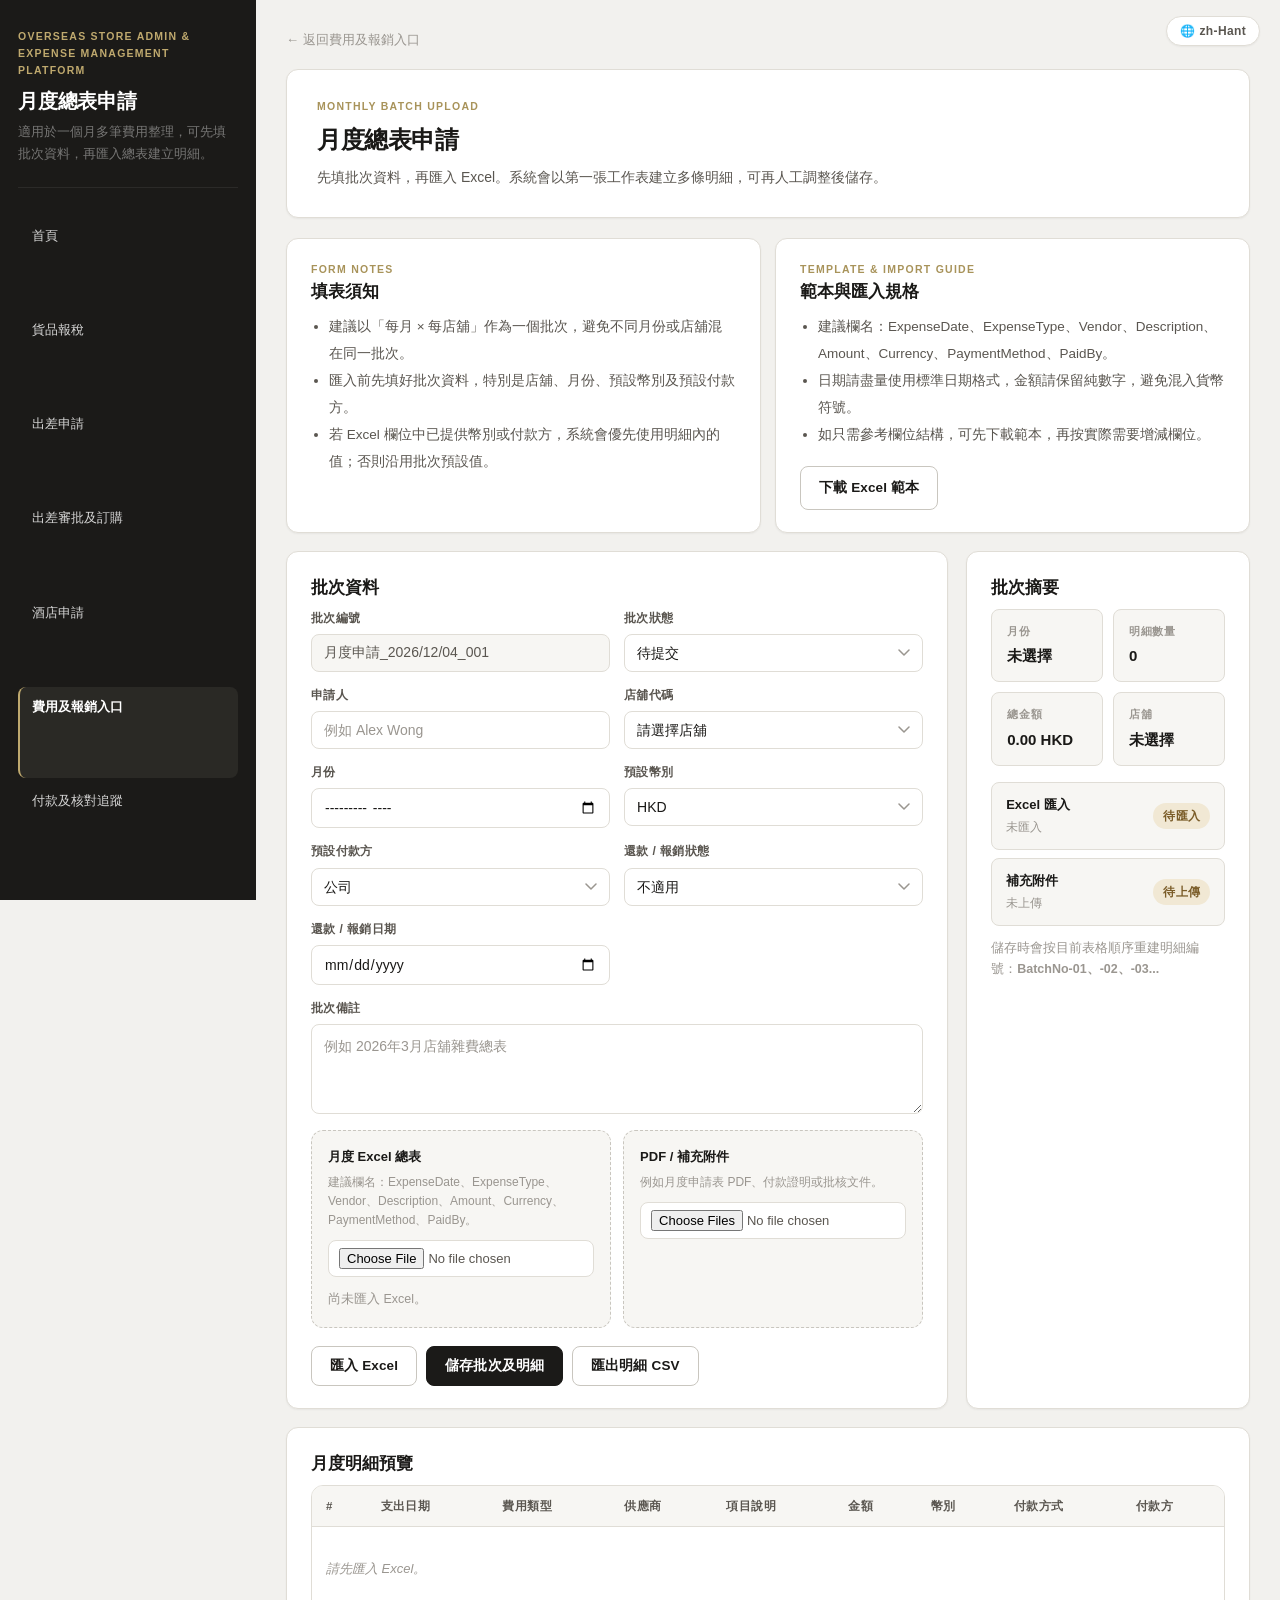
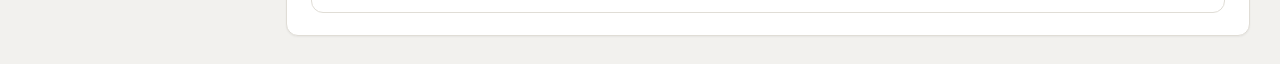
<file: modules/monthly-expense.html>
<!DOCTYPE html>
<html lang="zh-HK">
<head>
  <meta charset="UTF-8" />
  <meta name="viewport" content="width=device-width, initial-scale=1.0" />
  <title>月度總表申請｜海外分店行政及費用管理平台</title>
  <link rel="stylesheet" href="../assets/css/styles.css" />
</head>
<body>
  <div class="shell">
    <aside class="sidebar">
      <div class="brand-block">
        <div class="brand-en">Overseas Store Admin &amp; Expense Management Platform</div>
        <h1>月度總表申請</h1>
        <p>適用於一個月多筆費用整理，可先填批次資料，再匯入總表建立明細。</p>
      </div>
      <nav class="menu">
        <a class="menu-item" href="../index.html">首頁</a>
        <a class="menu-item" href="tax.html">貨品報稅</a>
        <a class="menu-item" href="travel-request.html">出差申請</a>
        <a class="menu-item" href="travel-approval-booking.html">出差審批及訂購</a>
        <a class="menu-item" href="hotel.html">酒店申請</a>
        <a class="menu-item active" href="store-expense.html">費用及報銷入口</a>
        <a class="menu-item" href="payment-tracking.html">付款及核對追蹤</a>
      </nav>
    </aside>

    <main class="main-content">
      <a class="top-link" href="store-expense.html">← 返回費用及報銷入口</a>
      <section class="module-top">
        <div class="module-eyebrow">Monthly Batch Upload</div>
        <h2>月度總表申請</h2>
        <p>先填批次資料，再匯入 Excel。系統會以第一張工作表建立多條明細，可再人工調整後儲存。</p>
      </section>

      <section class="panel-grid" style="margin-top:20px;">
        <div class="panel-card">
          <div class="section-eyebrow">Form Notes</div>
          <h3>填表須知</h3>
          <ul class="clean-list">
            <li>建議以「每月 × 每店舖」作為一個批次，避免不同月份或店舖混在同一批次。</li>
            <li>匯入前先填好批次資料，特別是店舖、月份、預設幣別及預設付款方。</li>
            <li>若 Excel 欄位中已提供幣別或付款方，系統會優先使用明細內的值；否則沿用批次預設值。</li>
          </ul>
        </div>
        <div class="panel-card">
          <div class="section-eyebrow">Template &amp; Import Guide</div>
          <h3>範本與匯入規格</h3>
          <ul class="clean-list">
            <li>建議欄名：ExpenseDate、ExpenseType、Vendor、Description、Amount、Currency、PaymentMethod、PaidBy。</li>
            <li>日期請盡量使用標準日期格式，金額請保留純數字，避免混入貨幣符號。</li>
            <li>如只需參考欄位結構，可先下載範本，再按實際需要增減欄位。</li>
          </ul>
          <div class="button-row">
            <a class="btn btn-secondary" href="../monthly-expense-template.csv" download>下載 Excel 範本</a>
          </div>
        </div>
      </section>

      <div class="module-layout">
        <section class="form-card">
          <h3>批次資料</h3>
          <div class="form-grid">
            <div class="field"><label for="batchNo">批次編號</label><input id="batchNo" readonly /></div>
            <div class="field"><label for="status">批次狀態</label><select id="status"></select></div>
            <div class="field"><label for="applicant">申請人</label><input id="applicant" placeholder="例如 Alex Wong" /></div>
            <div class="field"><label for="storeCode">店舖代碼</label><select id="storeCode"></select></div>
            <div class="field"><label for="monthKey">月份</label><input id="monthKey" type="month" /></div>
            <div class="field"><label for="currency">預設幣別</label><select id="currency"></select></div>
            <div class="field"><label for="paidBy">預設付款方</label><select id="paidBy"></select></div>
            <div class="field"><label for="reimbursementStatus">還款 / 報銷狀態</label><select id="reimbursementStatus"></select></div>
            <div class="field"><label for="reimbursementDate">還款 / 報銷日期</label><input id="reimbursementDate" type="date" /></div>
            <div class="field full"><label for="remarks">批次備註</label><textarea id="remarks" placeholder="例如 2026年3月店舖雜費總表"></textarea></div>
          </div>

          <div class="upload-grid">
            <div class="upload-box">
              <h4>月度 Excel 總表</h4>
              <p>建議欄名：ExpenseDate、ExpenseType、Vendor、Description、Amount、Currency、PaymentMethod、PaidBy。</p>
              <input id="excelFile" type="file" accept=".xlsx,.xls,.csv" />
              <div class="note" id="excelStatus">尚未匯入 Excel。</div>
            </div>
            <div class="upload-box">
              <h4>PDF / 補充附件</h4>
              <p>例如月度申請表 PDF、付款證明或批核文件。</p>
              <input id="supportFile" type="file" accept="image/*,.pdf" multiple />
              <div class="preview-grid" id="supportPreview"></div>
            </div>
          </div>

          <div class="button-row">
            <button class="btn btn-secondary" id="importBtn" type="button">匯入 Excel</button>
            <button class="btn btn-primary" id="saveBtn">儲存批次及明細</button>
            <button class="btn btn-secondary" id="exportBtn">匯出明細 CSV</button>
          </div>
        </section>

        <aside class="status-card">
          <h3>批次摘要</h3>
          <div class="summary-grid">
            <div class="summary-box"><span>月份</span><strong id="monthSummary">未選擇</strong></div>
            <div class="summary-box"><span>明細數量</span><strong id="lineCountSummary">0</strong></div>
            <div class="summary-box"><span>總金額</span><strong id="amountSummary">0.00</strong></div>
            <div class="summary-box"><span>店舖</span><strong id="storeSummary">未選擇</strong></div>
          </div>
          <div class="status-list">
            <div class="status-item"><div><strong>Excel 匯入</strong><span id="excelMeta">未匯入</span></div><div id="excelBadge" class="badge warn">待匯入</div></div>
            <div class="status-item"><div><strong>補充附件</strong><span id="supportMeta">未上傳</span></div><div id="supportBadge" class="badge warn">待上傳</div></div>
          </div>
          <div class="note">儲存時會按目前表格順序重建明細編號：<strong>BatchNo-01、-02、-03...</strong></div>
        </aside>
      </div>

      <section class="table-card">
        <h3>月度明細預覽</h3>
        <div class="table-wrap">
          <table>
            <thead><tr><th>#</th><th>支出日期</th><th>費用類型</th><th>供應商</th><th>項目說明</th><th>金額</th><th>幣別</th><th>付款方式</th><th>付款方</th></tr></thead>
            <tbody id="linesBody"><tr><td colspan="9" class="empty-cell">請先匯入 Excel。</td></tr></tbody>
          </table>
        </div>
      </section>
    </main>
  </div>

  <script src="../assets/js/app.js"></script>
  <script src="../assets/js/form-options.js"></script>
  <script>
    const MODULE_LABEL = '月度申請';
    const BATCH_MODULE_KEY = 'expense-batches';
    const batchNoEl = document.getElementById('batchNo');
    const linesBody = document.getElementById('linesBody');
    const excelStatus = document.getElementById('excelStatus');
    const monthSummary = document.getElementById('monthSummary');
    const lineCountSummary = document.getElementById('lineCountSummary');
    const amountSummary = document.getElementById('amountSummary');
    const storeSummary = document.getElementById('storeSummary');
    const excelMeta = document.getElementById('excelMeta');
    const supportMeta = document.getElementById('supportMeta');
    const excelBadge = document.getElementById('excelBadge');
    const supportBadge = document.getElementById('supportBadge');
    const supportPreview = document.getElementById('supportPreview');
    let importedRows = [];
    const supportFiles = [];

    FormOptions.bindSelects({ statusId: 'status', statusGroup: 'expense', storeId: 'storeCode', currencyId: 'currency', reimbursementId: 'reimbursementStatus', paidById: 'paidBy' });

    function setBadge(el, text, type) { el.className = `badge ${type}`; el.textContent = text; }
    function readFileAsDataURL(file) { return new Promise((resolve, reject) => { const reader = new FileReader(); reader.onload = () => resolve(reader.result); reader.onerror = reject; reader.readAsDataURL(file); }); }
    function normalizeCell(row, names) {
      const keys = Object.keys(row || {});
      const matchKey = keys.find(key => names.includes(AppUtils.normalizeHeaderName(key)));
      return matchKey ? row[matchKey] : '';
    }
    function mapExcelRows(rows) {
      const defaultCurrency = document.getElementById('currency').value;
      const defaultPaidBy = document.getElementById('paidBy').value;
      return rows.map((row, index) => ({
        lineSeq: AppUtils.pad(index + 1),
        expenseDate: AppUtils.normalizeDateString(normalizeCell(row, ['expensedate','date','支出日期','費用日期'])),
        expenseType: String(normalizeCell(row, ['expensetype','type','費用類型'])).trim(),
        vendor: String(normalizeCell(row, ['vendor','merchant','supplier','供應商','商戶'])).trim(),
        description: String(normalizeCell(row, ['description','remark','remarks','用途','項目說明','說明'])).trim(),
        amount: Number(normalizeCell(row, ['amount','金額']) || 0),
        currency: String(normalizeCell(row, ['currency','幣別'])).trim() || defaultCurrency,
        paymentMethod: String(normalizeCell(row, ['paymentmethod','付款方式'])).trim(),
        paidBy: String(normalizeCell(row, ['paidby','付款方','實際付款方'])).trim() || defaultPaidBy,
        advancePayerName: String(normalizeCell(row, ['advancepayername','代付款人','代付款人姓名'])).trim()
      })).filter(row => row.expenseDate || row.expenseType || row.vendor || row.description || row.amount > 0);
    }
    function refreshSummary() {
      monthSummary.textContent = document.getElementById('monthKey').value || '未選擇';
      lineCountSummary.textContent = String(importedRows.length);
      const total = importedRows.reduce((sum, row) => sum + Number(row.amount || 0), 0);
      amountSummary.textContent = `${AppUtils.money(total)} ${document.getElementById('currency').value}`;
      storeSummary.textContent = document.getElementById('storeCode').value || '未選擇';
      excelMeta.textContent = importedRows.length ? `${importedRows.length} 條明細` : '未匯入';
      setBadge(excelBadge, importedRows.length ? '已匯入' : '待匯入', importedRows.length ? 'ok' : 'warn');
      supportMeta.textContent = supportFiles.length ? `${supportFiles.length} 個檔案` : '未上傳';
      setBadge(supportBadge, supportFiles.length ? '已上傳' : '待上傳', supportFiles.length ? 'ok' : 'warn');
    }
    function renderLines() {
      linesBody.innerHTML = importedRows.length ? importedRows.map((row, index) => `<tr><td>${index + 1}</td><td>${AppUtils.escapeHtml(row.expenseDate || '')}</td><td>${AppUtils.escapeHtml(row.expenseType || '')}</td><td>${AppUtils.escapeHtml(row.vendor || '')}</td><td>${AppUtils.escapeHtml(row.description || '')}</td><td>${AppUtils.escapeHtml(AppUtils.money(row.amount || 0))}</td><td>${AppUtils.escapeHtml(row.currency || '')}</td><td>${AppUtils.escapeHtml(row.paymentMethod || '')}</td><td>${AppUtils.escapeHtml(row.paidBy || '')}</td></tr>`).join('') : '<tr><td colspan="9" class="empty-cell">請先匯入 Excel。</td></tr>';
    }
    function buildBatchPayload() {
      AppUtils.ensureRequestNo(batchNoEl, MODULE_LABEL, BATCH_MODULE_KEY);
      const total = importedRows.reduce((sum, row) => sum + Number(row.amount || 0), 0);
      return {
        moduleType: MODULE_LABEL,
        batchNo: batchNoEl.value.trim(),
        status: document.getElementById('status').value,
        applicant: document.getElementById('applicant').value.trim(),
        storeCode: document.getElementById('storeCode').value.trim(),
        monthKey: document.getElementById('monthKey').value,
        totalAmount: total,
        currency: document.getElementById('currency').value,
        paidBy: document.getElementById('paidBy').value,
        reimbursementStatus: document.getElementById('reimbursementStatus').value,
        reimbursementDate: document.getElementById('reimbursementDate').value,
        remarks: document.getElementById('remarks').value.trim(),
        sourceMode: 'monthly',
        files: { support: supportFiles },
        createdAt: new Date().toISOString()
      };
    }
    function buildLinesPayload(batchNo) {
      return importedRows.map((row, index) => ({
        ...row,
        batchNo,
        lineNo: AppUtils.generateLineNo(batchNo, index + 1),
        lineSeq: AppUtils.pad(index + 1),
        attachmentCount: supportFiles.length,
        createdAt: new Date().toISOString()
      }));
    }

    document.querySelectorAll('input, select, textarea').forEach(el => el.addEventListener('input', refreshSummary));
    document.getElementById('supportFile').addEventListener('change', async e => {
      supportFiles.length = 0;
      for (const file of e.target.files) supportFiles.push({ name: file.name, type: file.type, dataUrl: await readFileAsDataURL(file) });
      supportPreview.innerHTML = supportFiles.map(row => `<img src="${row.dataUrl}" alt="${row.name}">`).join('');
      refreshSummary();
    });
    document.getElementById('importBtn').addEventListener('click', async () => {
      const file = document.getElementById('excelFile').files[0];
      if (!file) { excelStatus.textContent = '請先選擇 Excel 檔案。'; return; }
      try {
        const dataUrl = await readFileAsDataURL(file);
        const rows = await AppUtils.readExcelRows({ name: file.name, dataUrl }, excelStatus);
        importedRows = mapExcelRows(rows);
        if (!importedRows.length) excelStatus.textContent = '已讀取 Excel，但未找到可用明細。';
        renderLines();
        refreshSummary();
      } catch (error) {
        excelStatus.textContent = 'Excel 匯入失敗，請檢查檔案格式。';
      }
    });
    document.getElementById('saveBtn').addEventListener('click', () => {
      if (!importedRows.length) return alert('請先匯入 Excel 明細。');
      const batch = buildBatchPayload();
      const lines = buildLinesPayload(batch.batchNo);
      AppUtils.saveExpenseBatch(batch, lines);
      alert(`已儲存 ${lines.length} 條明細。`);
    });
    document.getElementById('exportBtn').addEventListener('click', () => {
      if (!importedRows.length) return alert('未有明細可以匯出。');
      const batch = buildBatchPayload();
      const lines = buildLinesPayload(batch.batchNo);
      AppUtils.exportCsv('monthly-expense-lines.csv', ['BatchNo','LineNo','支出日期','費用類型','供應商','項目說明','金額','幣別','付款方式','付款方','代付款人'], lines.map(line => [line.batchNo,line.lineNo,line.expenseDate,line.expenseType,line.vendor,line.description,line.amount,line.currency,line.paymentMethod,line.paidBy,line.advancePayerName]));
    });

    AppUtils.ensureRequestNo(batchNoEl, MODULE_LABEL, BATCH_MODULE_KEY);
    refreshSummary();
    renderLines();
  </script>
</body>
</html>
</file>
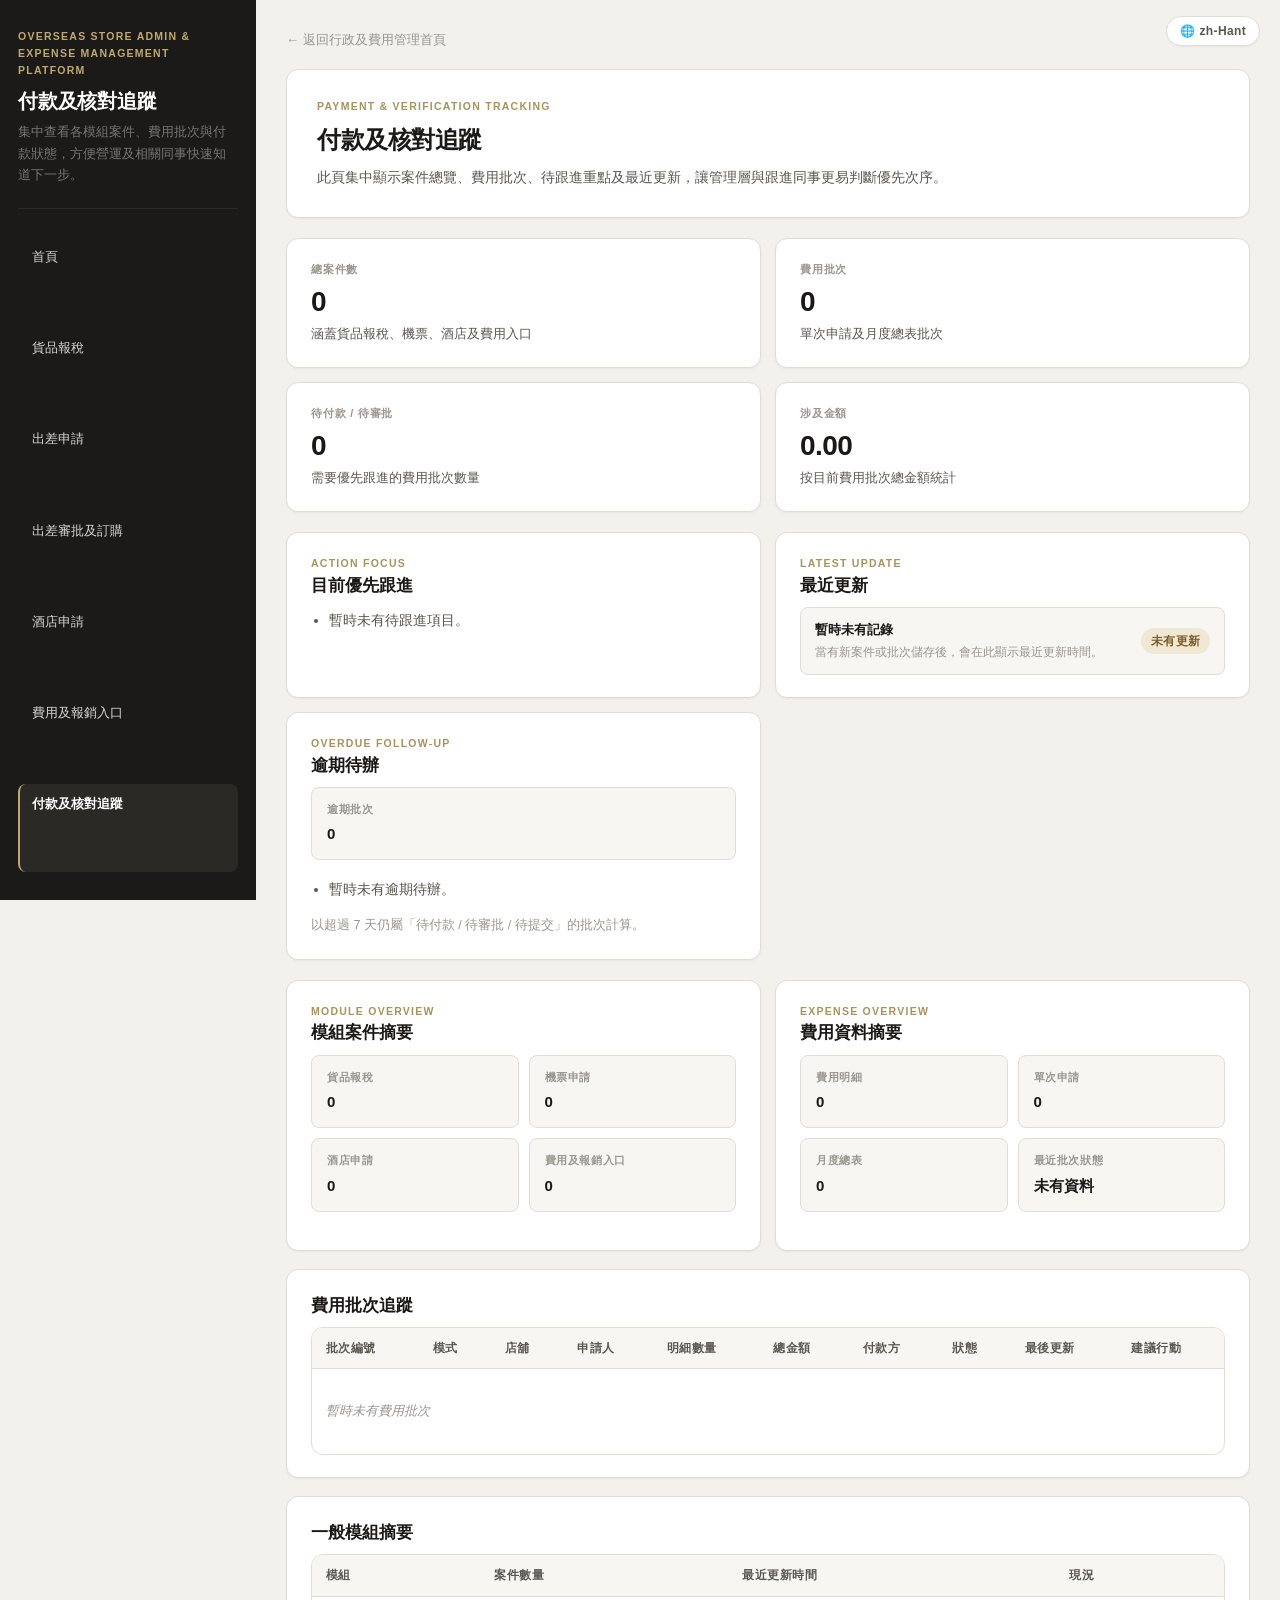
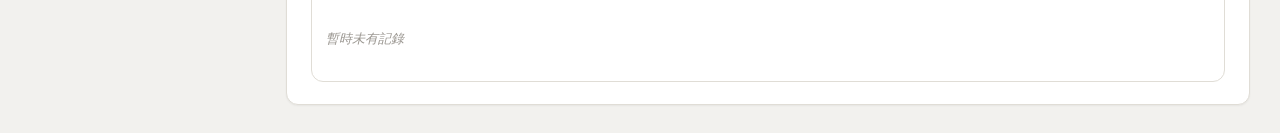
<file: modules/payment-tracking.html>
<!DOCTYPE html>
<html lang="zh-HK">
<head>
  <meta charset="UTF-8" />
  <meta name="viewport" content="width=device-width, initial-scale=1.0" />
  <title>付款及核對追蹤｜海外分店行政及費用管理平台</title>
  <link rel="stylesheet" href="../assets/css/styles.css" />
</head>
<body>
  <div class="shell">
    <aside class="sidebar">
      <div class="brand-block">
        <div class="brand-en">Overseas Store Admin &amp; Expense Management Platform</div>
        <h1>付款及核對追蹤</h1>
        <p>集中查看各模組案件、費用批次與付款狀態，方便營運及相關同事快速知道下一步。</p>
      </div>
      <nav class="menu">
        <a class="menu-item" href="../index.html">首頁</a>
        <a class="menu-item" href="tax.html">貨品報稅</a>
        <a class="menu-item" href="travel-request.html">出差申請</a>
        <a class="menu-item" href="travel-approval-booking.html">出差審批及訂購</a>
        <a class="menu-item" href="hotel.html">酒店申請</a>
        <a class="menu-item" href="store-expense.html">費用及報銷入口</a>
        <a class="menu-item active" href="payment-tracking.html">付款及核對追蹤</a>
      </nav>
    </aside>

    <main class="main-content">
      <a class="top-link" href="../index.html">← 返回行政及費用管理首頁</a>
      <section class="module-top">
        <div class="module-eyebrow">Payment &amp; Verification Tracking</div>
        <h2>付款及核對追蹤</h2>
        <p>此頁集中顯示案件總覽、費用批次、待跟進重點及最近更新，讓管理層與跟進同事更易判斷優先次序。</p>
      </section>

      <section class="kpi-grid">
        <div class="kpi-card">
          <span class="kpi-label">總案件數</span>
          <strong class="kpi-value" id="totalCaseCount">0</strong>
          <p class="kpi-note">涵蓋貨品報稅、機票、酒店及費用入口</p>
        </div>
        <div class="kpi-card">
          <span class="kpi-label">費用批次</span>
          <strong class="kpi-value" id="batchCount">0</strong>
          <p class="kpi-note">單次申請及月度總表批次</p>
        </div>
        <div class="kpi-card">
          <span class="kpi-label">待付款 / 待審批</span>
          <strong class="kpi-value" id="pendingBatchCount">0</strong>
          <p class="kpi-note">需要優先跟進的費用批次數量</p>
        </div>
        <div class="kpi-card">
          <span class="kpi-label">涉及金額</span>
          <strong class="kpi-value" id="totalAmountValue">0.00</strong>
          <p class="kpi-note">按目前費用批次總金額統計</p>
        </div>
      </section>

      <section class="highlight-grid">
        <div class="highlight-card">
          <div class="section-eyebrow">Action Focus</div>
          <h3>目前優先跟進</h3>
          <ul class="clean-list" id="focusList">
            <li>暫時未有待跟進項目。</li>
          </ul>
        </div>
        <div class="highlight-card">
          <div class="section-eyebrow">Latest Update</div>
          <h3>最近更新</h3>
          <div class="status-list">
            <div class="status-item">
              <div>
                <strong id="latestRecordLabel">暫時未有記錄</strong>
                <span id="latestRecordMeta">當有新案件或批次儲存後，會在此顯示最近更新時間。</span>
              </div>
              <div id="latestRecordBadge" class="badge warn">未有更新</div>
            </div>
          </div>
        </div>
        <div class="highlight-card">
          <div class="section-eyebrow">Overdue Follow-up</div>
          <h3>逾期待辦</h3>
          <div class="summary-grid" style="grid-template-columns: 1fr;">
            <div class="summary-box"><span>逾期批次</span><strong id="overdueCount">0</strong></div>
          </div>
          <ul class="clean-list" id="overdueList">
            <li>暫時未有逾期待辦。</li>
          </ul>
          <div class="note" id="overdueNote">以超過 7 天仍屬「待付款 / 待審批 / 待提交」的批次計算。</div>
        </div>
      </section>

      <section class="panel-grid" style="margin-top:20px;">
        <div class="panel-card">
          <div class="section-eyebrow">Module Overview</div>
          <h3>模組案件摘要</h3>
          <div class="summary-grid">
            <div class="summary-box"><span>貨品報稅</span><strong id="taxCount">0</strong></div>
            <div class="summary-box"><span>機票申請</span><strong id="flightCount">0</strong></div>
            <div class="summary-box"><span>酒店申請</span><strong id="hotelCount">0</strong></div>
            <div class="summary-box"><span>費用及報銷入口</span><strong id="legacyExpenseCount">0</strong></div>
          </div>
        </div>
        <div class="panel-card">
          <div class="section-eyebrow">Expense Overview</div>
          <h3>費用資料摘要</h3>
          <div class="summary-grid">
            <div class="summary-box"><span>費用明細</span><strong id="lineCount">0</strong></div>
            <div class="summary-box"><span>單次申請</span><strong id="singleBatchCount">0</strong></div>
            <div class="summary-box"><span>月度總表</span><strong id="monthlyBatchCount">0</strong></div>
            <div class="summary-box"><span>最近批次狀態</span><strong id="latestBatchStatus">未有資料</strong></div>
          </div>
        </div>
      </section>

      <section class="table-card">
        <h3>費用批次追蹤</h3>
        <div class="table-wrap">
          <table>
            <thead>
              <tr>
                <th>批次編號</th>
                <th>模式</th>
                <th>店舖</th>
                <th>申請人</th>
                <th>明細數量</th>
                <th>總金額</th>
                <th>付款方</th>
                <th>狀態</th>
                <th>最後更新</th>
                <th>建議行動</th>
              </tr>
            </thead>
            <tbody id="batchBody"><tr><td colspan="10" class="empty-cell">暫時未有費用批次</td></tr></tbody>
          </table>
        </div>
      </section>

      <section class="table-card">
        <h3>一般模組摘要</h3>
        <div class="table-wrap">
          <table>
            <thead><tr><th>模組</th><th>案件數量</th><th>最近更新時間</th><th>現況</th></tr></thead>
            <tbody id="recordsBody"><tr><td colspan="4" class="empty-cell">暫時未有記錄</td></tr></tbody>
          </table>
        </div>
      </section>
    </main>
  </div>

  <script src="../assets/js/app.js"></script>
  <script>
    const recordsBody = document.getElementById('recordsBody');
    const batchBody = document.getElementById('batchBody');
    const focusList = document.getElementById('focusList');
    const overdueList = document.getElementById('overdueList');
    const modules = [
      { key: 'tax', label: '貨品報稅', counter: 'taxCount' },
      { key: 'flight', label: '機票申請', counter: 'flightCount' },
      { key: 'hotel', label: '酒店申請', counter: 'hotelCount' },
      { key: 'store-expense', label: '費用及報銷入口', counter: 'legacyExpenseCount' }
    ];

    function formatDateTime(value) {
      if (!value) return '';
      const date = new Date(value);
      if (Number.isNaN(date.getTime())) return value;
      return `${date.getFullYear()}-${AppUtils.pad(date.getMonth() + 1)}-${AppUtils.pad(date.getDate())} ${AppUtils.pad(date.getHours())}:${AppUtils.pad(date.getMinutes())}`;
    }

    function getBatchAction(status) {
      const text = String(status || '');
      if (text.includes('待付款')) return '優先安排付款';
      if (text.includes('待審批')) return '跟進審批進度';
      if (text.includes('待提交')) return '提醒申請人補交';
      if (text.includes('已付款')) return '核對付款證明';
      if (text.includes('已完成')) return '存檔完成';
      return '檢查最新狀態';
    }

    function getRowTimestamp(row) {
      const value = row.updatedAt || row.createdAt || '';
      const date = new Date(value);
      return Number.isNaN(date.getTime()) ? null : date;
    }

    function getAgeDays(row) {
      const date = getRowTimestamp(row);
      if (!date) return null;
      return Math.floor((Date.now() - date.getTime()) / 86400000);
    }

    function renderModuleSummary() {
      const rows = modules.map(item => {
        const data = AppUtils.loadRecords(item.key);
        document.getElementById(item.counter).textContent = String(data.length);
        return {
          ...item,
          count: data.length,
          latest: data[0]?.updatedAt || data[0]?.createdAt || '',
          statusText: data.length ? '已有記錄' : '未有案件'
        };
      });

      const totalCaseCount = rows.reduce((sum, row) => sum + row.count, 0);
      document.getElementById('totalCaseCount').textContent = String(totalCaseCount);

      recordsBody.innerHTML = rows.some(row => row.count > 0)
        ? rows.map(row => `<tr><td>${AppUtils.escapeHtml(row.label)}</td><td>${row.count}</td><td>${AppUtils.escapeHtml(formatDateTime(row.latest))}</td><td>${AppUtils.escapeHtml(row.statusText)}</td></tr>`).join('')
        : '<tr><td colspan="4" class="empty-cell">暫時未有記錄</td></tr>';

      return rows;
    }

    function renderBatchSummary() {
      const batches = AppUtils.loadBatches ? AppUtils.loadBatches() : [];
      const lines = AppUtils.loadLines ? AppUtils.loadLines() : [];
      const pendingStatuses = ['待付款', '待審批', '待提交'];
      const pendingBatches = batches.filter(row => pendingStatuses.some(status => String(row.status || '').includes(status)));
      const overdueBatches = pendingBatches.filter(row => {
        const ageDays = getAgeDays(row);
        return ageDays !== null && ageDays >= 7;
      }).sort((a, b) => (getAgeDays(b) || 0) - (getAgeDays(a) || 0));
      const totalAmount = batches.reduce((sum, row) => sum + Number(row.totalAmount || 0), 0);

      document.getElementById('batchCount').textContent = String(batches.length);
      document.getElementById('lineCount').textContent = String(lines.length);
      document.getElementById('singleBatchCount').textContent = String(batches.filter(row => row.sourceMode === 'single').length);
      document.getElementById('monthlyBatchCount').textContent = String(batches.filter(row => row.sourceMode === 'monthly').length);
      document.getElementById('pendingBatchCount').textContent = String(pendingBatches.length);
      document.getElementById('totalAmountValue').textContent = AppUtils.money(totalAmount);
      document.getElementById('latestBatchStatus').textContent = batches[0]?.status || '未有資料';
      document.getElementById('overdueCount').textContent = String(overdueBatches.length);

      overdueList.innerHTML = overdueBatches.length
        ? overdueBatches.slice(0, 5).map(row => `<li>批次 ${AppUtils.escapeHtml(row.batchNo || '-')} 已逾期 ${getAgeDays(row)} 天，現況為「${AppUtils.escapeHtml(row.status || '待跟進')}」。</li>`).join('')
        : '<li>暫時未有逾期待辦。</li>';

      batchBody.innerHTML = batches.length
        ? batches.map(row => {
            const relatedLines = AppUtils.loadLinesByBatch ? AppUtils.loadLinesByBatch(row.batchNo) : [];
            const action = getBatchAction(row.status);
            return `<tr>
              <td>${AppUtils.escapeHtml(row.batchNo || '')}</td>
              <td>${AppUtils.escapeHtml(row.sourceMode === 'monthly' ? '月度總表' : '單次申請')}</td>
              <td>${AppUtils.escapeHtml(row.storeCode || '')}</td>
              <td>${AppUtils.escapeHtml(row.applicant || '')}</td>
              <td>${relatedLines.length}</td>
              <td>${AppUtils.escapeHtml(AppUtils.money(row.totalAmount || 0))} ${AppUtils.escapeHtml(row.currency || '')}</td>
              <td>${AppUtils.escapeHtml(row.paidBy || '')}</td>
              <td>${AppUtils.escapeHtml(row.status || '')}</td>
              <td>${AppUtils.escapeHtml(formatDateTime(row.updatedAt || row.createdAt || ''))}</td>
              <td>${AppUtils.escapeHtml(action)}</td>
            </tr>`;
          }).join('')
        : '<tr><td colspan="10" class="empty-cell">暫時未有費用批次</td></tr>';

      return { batches, pendingBatches, overdueBatches };
    }

    function renderFocusArea(moduleRows, batchSummary) {
      const focusItems = [];
      const latestCandidates = [];

      batchSummary.overdueBatches.slice(0, 2).forEach(row => {
        focusItems.unshift(`批次 ${row.batchNo || '-'} 已逾期 ${getAgeDays(row)} 天，建議立即處理。`);
      });

      moduleRows.forEach(row => {
        if (row.latest) {
          latestCandidates.push({
            label: row.label,
            time: row.latest,
            meta: row.count ? `${row.count} 宗案件` : '未有案件'
          });
        }
        if (row.count > 0) {
          focusItems.push(`${row.label}現有 ${row.count} 宗案件，可按最近更新時間安排先後次序。`);
        }
      });

      batchSummary.pendingBatches.slice(0, 3).forEach(row => {
        focusItems.unshift(`批次 ${row.batchNo || '-'} 狀態為「${row.status || '待跟進'}」，建議先處理。`);
      });

      if (!focusItems.length) {
        focusList.innerHTML = '<li>暫時未有待跟進項目。</li>';
      } else {
        focusList.innerHTML = focusItems.slice(0, 5).map(item => `<li>${AppUtils.escapeHtml(item)}</li>`).join('');
      }

      batchSummary.batches.slice(0, 1).forEach(row => {
        latestCandidates.push({
          label: `費用批次 ${row.batchNo || ''}`,
          time: row.updatedAt || row.createdAt || '',
          meta: `${row.status || '未有狀態'} / ${AppUtils.money(row.totalAmount || 0)} ${row.currency || ''}`.trim()
        });
      });

      latestCandidates.sort((a, b) => new Date(b.time || 0) - new Date(a.time || 0));
      const latest = latestCandidates[0];

      if (latest) {
        document.getElementById('latestRecordLabel').textContent = latest.label;
        document.getElementById('latestRecordMeta').textContent = `${formatDateTime(latest.time)}｜${latest.meta}`;
        document.getElementById('latestRecordBadge').className = 'badge ok';
        document.getElementById('latestRecordBadge').textContent = '最近更新';
      }
    }

    const moduleRows = renderModuleSummary();
    const batchSummary = renderBatchSummary();
    renderFocusArea(moduleRows, batchSummary);
  </script>
</body>
</html>
</file>
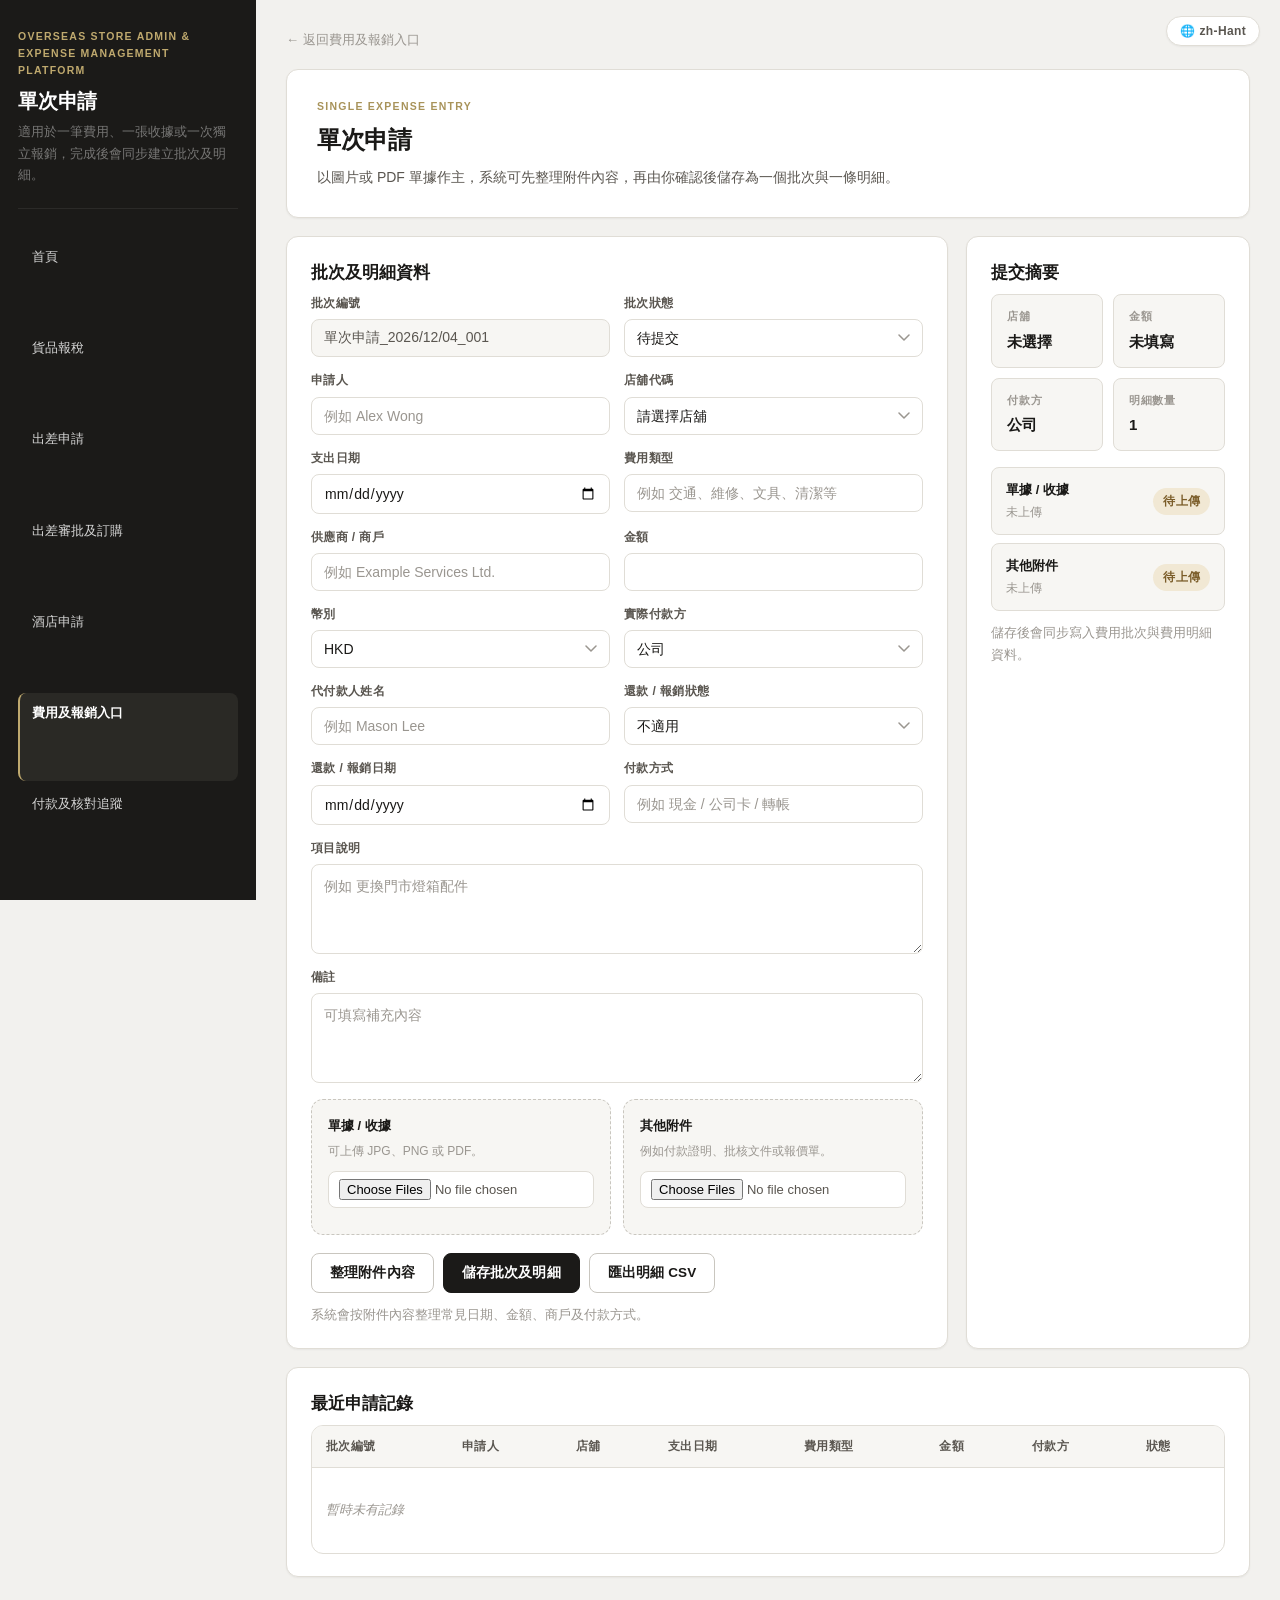
<file: modules/single-expense.html>
<!DOCTYPE html>
<html lang="zh-HK">
<head>
  <meta charset="UTF-8" />
  <meta name="viewport" content="width=device-width, initial-scale=1.0" />
  <title>單次申請｜海外分店行政及費用管理平台</title>
  <link rel="stylesheet" href="../assets/css/styles.css" />
</head>
<body>
  <div class="shell">
    <aside class="sidebar">
      <div class="brand-block">
        <div class="brand-en">Overseas Store Admin &amp; Expense Management Platform</div>
        <h1>單次申請</h1>
        <p>適用於一筆費用、一張收據或一次獨立報銷，完成後會同步建立批次及明細。</p>
      </div>
      <nav class="menu">
        <a class="menu-item" href="../index.html">首頁</a>
        <a class="menu-item" href="tax.html">貨品報稅</a>
        <a class="menu-item" href="travel-request.html">出差申請</a>
        <a class="menu-item" href="travel-approval-booking.html">出差審批及訂購</a>
        <a class="menu-item" href="hotel.html">酒店申請</a>
        <a class="menu-item active" href="store-expense.html">費用及報銷入口</a>
        <a class="menu-item" href="payment-tracking.html">付款及核對追蹤</a>
      </nav>
    </aside>

    <main class="main-content">
      <a class="top-link" href="store-expense.html">← 返回費用及報銷入口</a>
      <section class="module-top">
        <div class="module-eyebrow">Single Expense Entry</div>
        <h2>單次申請</h2>
        <p>以圖片或 PDF 單據作主，系統可先整理附件內容，再由你確認後儲存為一個批次與一條明細。</p>
      </section>

      <div class="module-layout">
        <section class="form-card">
          <h3>批次及明細資料</h3>
          <div class="form-grid">
            <div class="field"><label for="batchNo">批次編號</label><input id="batchNo" readonly /></div>
            <div class="field"><label for="status">批次狀態</label><select id="status"></select></div>
            <div class="field"><label for="applicant">申請人</label><input id="applicant" placeholder="例如 Alex Wong" /></div>
            <div class="field"><label for="storeCode">店舖代碼</label><select id="storeCode"></select></div>
            <div class="field"><label for="expenseDate">支出日期</label><input id="expenseDate" type="date" /></div>
            <div class="field"><label for="expenseType">費用類型</label><input id="expenseType" placeholder="例如 交通、維修、文具、清潔等" /></div>
            <div class="field"><label for="vendor">供應商 / 商戶</label><input id="vendor" placeholder="例如 Example Services Ltd." /></div>
            <div class="field"><label for="amount">金額</label><input id="amount" type="number" step="0.01" /></div>
            <div class="field"><label for="currency">幣別</label><select id="currency"></select></div>
            <div class="field"><label for="paidBy">實際付款方</label><select id="paidBy"></select></div>
            <div class="field"><label for="advancePayerName">代付款人姓名</label><input id="advancePayerName" placeholder="例如 Mason Lee" /></div>
            <div class="field"><label for="reimbursementStatus">還款 / 報銷狀態</label><select id="reimbursementStatus"></select></div>
            <div class="field"><label for="reimbursementDate">還款 / 報銷日期</label><input id="reimbursementDate" type="date" /></div>
            <div class="field"><label for="paymentMethod">付款方式</label><input id="paymentMethod" placeholder="例如 現金 / 公司卡 / 轉帳" /></div>
            <div class="field full"><label for="description">項目說明</label><textarea id="description" placeholder="例如 更換門市燈箱配件"></textarea></div>
            <div class="field full"><label for="remarks">備註</label><textarea id="remarks" placeholder="可填寫補充內容"></textarea></div>
          </div>

          <div class="upload-grid">
            <div class="upload-box">
              <h4>單據 / 收據</h4>
              <p>可上傳 JPG、PNG 或 PDF。</p>
              <input id="receiptFile" type="file" accept="image/*,.pdf" multiple />
              <div class="preview-grid" id="receiptPreview"></div>
            </div>
            <div class="upload-box">
              <h4>其他附件</h4>
              <p>例如付款證明、批核文件或報價單。</p>
              <input id="supportFile" type="file" accept="image/*,.pdf" multiple />
              <div class="preview-grid" id="supportPreview"></div>
            </div>
          </div>

          <div class="button-row">
            <button class="btn btn-secondary" id="ocrBtn" type="button">整理附件內容</button>
            <button class="btn btn-primary" id="saveBtn">儲存批次及明細</button>
            <button class="btn btn-secondary" id="exportBtn">匯出明細 CSV</button>
          </div>
          <div class="note" id="ocrStatus">系統會按附件內容整理常見日期、金額、商戶及付款方式。</div>
        </section>

        <aside class="status-card">
          <h3>提交摘要</h3>
          <div class="summary-grid">
            <div class="summary-box"><span>店舖</span><strong id="storeSummary">未選擇</strong></div>
            <div class="summary-box"><span>金額</span><strong id="amountSummary">未填寫</strong></div>
            <div class="summary-box"><span>付款方</span><strong id="payerSummary">未填寫</strong></div>
            <div class="summary-box"><span>明細數量</span><strong>1</strong></div>
          </div>
          <div class="status-list">
            <div class="status-item"><div><strong>單據 / 收據</strong><span id="receiptMeta">未上傳</span></div><div id="receiptBadge" class="badge warn">待上傳</div></div>
            <div class="status-item"><div><strong>其他附件</strong><span id="supportMeta">未上傳</span></div><div id="supportBadge" class="badge warn">待上傳</div></div>
          </div>
          <div class="note">儲存後會同步寫入費用批次與費用明細資料。</div>
        </aside>
      </div>

      <section class="table-card">
        <h3>最近申請記錄</h3>
        <div class="table-wrap">
          <table>
            <thead><tr><th>批次編號</th><th>申請人</th><th>店舖</th><th>支出日期</th><th>費用類型</th><th>金額</th><th>付款方</th><th>狀態</th></tr></thead>
            <tbody id="recordsBody"><tr><td colspan="8" class="empty-cell">暫時未有記錄</td></tr></tbody>
          </table>
        </div>
      </section>
    </main>
  </div>

  <script src="../assets/js/app.js"></script>
  <script src="../assets/js/form-options.js"></script>
  <script>
    const MODULE_LABEL = '單次申請';
    const BATCH_MODULE_KEY = 'expense-batches';
    const batchNoEl = document.getElementById('batchNo');
    const fileStore = { receipt: [], support: [] };
    const previewMap = { receipt: document.getElementById('receiptPreview'), support: document.getElementById('supportPreview') };
    const metaMap = { receipt: document.getElementById('receiptMeta'), support: document.getElementById('supportMeta') };
    const badgeMap = { receipt: document.getElementById('receiptBadge'), support: document.getElementById('supportBadge') };
    const storeSummary = document.getElementById('storeSummary');
    const amountSummary = document.getElementById('amountSummary');
    const payerSummary = document.getElementById('payerSummary');
    const recordsBody = document.getElementById('recordsBody');
    const ocrStatus = document.getElementById('ocrStatus');

    FormOptions.bindSelects({ statusId: 'status', statusGroup: 'expense', storeId: 'storeCode', currencyId: 'currency', reimbursementId: 'reimbursementStatus', paidById: 'paidBy' });

    function setBadge(el, text, type) { el.className = `badge ${type}`; el.textContent = text; }
    function readFileAsDataURL(file) { return new Promise((resolve, reject) => { const reader = new FileReader(); reader.onload = () => resolve(reader.result); reader.onerror = reject; reader.readAsDataURL(file); }); }
    async function handleFiles(type, files) {
      const items = [];
      for (const file of files) items.push({ name: file.name, type: file.type, dataUrl: await readFileAsDataURL(file) });
      fileStore[type] = items;
      previewMap[type].innerHTML = items.map(row => `<img src="${row.dataUrl}" alt="${row.name}">`).join('');
      metaMap[type].textContent = items.length ? `${items.length} 個檔案` : '未上傳';
      setBadge(badgeMap[type], items.length ? '已上傳' : '待上傳', items.length ? 'ok' : 'warn');
    }

    function parseExpenseData(receiptText, supportText) {
      const data = {};
      const dates = AppUtils.extractDates(receiptText + '\n' + supportText);
      if (dates[0]) data.expenseDate = dates[0];
      const money = AppUtils.findMoneyByKeywords(receiptText, ['total', 'amount', '總額']) || AppUtils.largestMoney(receiptText);
      if (money) { data.amount = money.amount; data.currency = money.currency; }
      const vendor = receiptText.match(/([A-Z][A-Za-z0-9 .,&'-]{6,}(?:LIMITED|LTD|CO\.|COMPANY|SERVICES|TRADING))/i);
      if (vendor) data.vendor = vendor[1].trim();
      const paymentMethod = (supportText + '\n' + receiptText).match(/(現金|公司卡|轉帳|cash|credit card|bank transfer)/i);
      if (paymentMethod) data.paymentMethod = paymentMethod[1];
      return data;
    }

    function applyExpenseData(data) {
      if (data.expenseDate) AppUtils.setInputValue(document.getElementById('expenseDate'), data.expenseDate);
      if (data.amount) AppUtils.setInputValue(document.getElementById('amount'), data.amount);
      if (data.currency) AppUtils.setInputValue(document.getElementById('currency'), data.currency);
      if (data.vendor) AppUtils.setInputValue(document.getElementById('vendor'), data.vendor);
      if (data.paymentMethod) AppUtils.setInputValue(document.getElementById('paymentMethod'), data.paymentMethod);
    }

    function buildBatchPayload() {
      AppUtils.ensureRequestNo(batchNoEl, MODULE_LABEL, BATCH_MODULE_KEY);
      const batchNo = batchNoEl.value.trim();
      const amount = Number(document.getElementById('amount').value || 0);
      return {
        moduleType: MODULE_LABEL,
        batchNo,
        status: document.getElementById('status').value,
        applicant: document.getElementById('applicant').value.trim(),
        storeCode: document.getElementById('storeCode').value.trim(),
        totalAmount: amount,
        currency: document.getElementById('currency').value,
        paidBy: document.getElementById('paidBy').value,
        reimbursementStatus: document.getElementById('reimbursementStatus').value,
        reimbursementDate: document.getElementById('reimbursementDate').value,
        remarks: document.getElementById('remarks').value.trim(),
        sourceMode: 'single',
        files: fileStore,
        createdAt: new Date().toISOString()
      };
    }

    function buildLinePayload(batchNo) {
      return {
        batchNo,
        lineNo: AppUtils.generateLineNo(batchNo, 1),
        lineSeq: '01',
        expenseDate: document.getElementById('expenseDate').value,
        expenseType: document.getElementById('expenseType').value.trim(),
        vendor: document.getElementById('vendor').value.trim(),
        description: document.getElementById('description').value.trim(),
        amount: Number(document.getElementById('amount').value || 0),
        currency: document.getElementById('currency').value,
        paymentMethod: document.getElementById('paymentMethod').value.trim(),
        paidBy: document.getElementById('paidBy').value,
        advancePayerName: document.getElementById('advancePayerName').value.trim(),
        attachmentCount: fileStore.receipt.length + fileStore.support.length,
        files: fileStore,
        createdAt: new Date().toISOString()
      };
    }

    function refreshSummary() {
      storeSummary.textContent = document.getElementById('storeCode').value.trim() || '未選擇';
      const amount = Number(document.getElementById('amount').value || 0);
      const currency = document.getElementById('currency').value || '';
      amountSummary.textContent = amount > 0 ? `${AppUtils.money(amount)} ${currency}` : '未填寫';
      payerSummary.textContent = document.getElementById('paidBy').value || '未填寫';
    }

    function renderRecords() {
      const rows = AppUtils.loadBatches().filter(row => row.sourceMode === 'single');
      recordsBody.innerHTML = rows.length ? rows.map(row => `<tr><td>${AppUtils.escapeHtml(row.batchNo || '')}</td><td>${AppUtils.escapeHtml(row.applicant || '')}</td><td>${AppUtils.escapeHtml(row.storeCode || '')}</td><td>${AppUtils.escapeHtml(AppUtils.loadLinesByBatch(row.batchNo)[0]?.expenseDate || '')}</td><td>${AppUtils.escapeHtml(AppUtils.loadLinesByBatch(row.batchNo)[0]?.expenseType || '')}</td><td>${AppUtils.escapeHtml(AppUtils.money(row.totalAmount || 0))} ${AppUtils.escapeHtml(row.currency || '')}</td><td>${AppUtils.escapeHtml(row.paidBy || '')}</td><td>${AppUtils.escapeHtml(row.status || '')}</td></tr>`).join('') : '<tr><td colspan="8" class="empty-cell">暫時未有記錄</td></tr>';
    }

    document.querySelectorAll('input, select, textarea').forEach(el => el.addEventListener('input', refreshSummary));
    document.getElementById('receiptFile').addEventListener('change', e => handleFiles('receipt', e.target.files));
    document.getElementById('supportFile').addEventListener('change', e => handleFiles('support', e.target.files));
    document.getElementById('ocrBtn').addEventListener('click', async () => {
      if (!fileStore.receipt.length && !fileStore.support.length) { ocrStatus.textContent = '請先上傳附件，再開始整理。'; return; }
      try {
        const receiptResults = await AppUtils.recognizeFiles(fileStore.receipt, ocrStatus);
        const supportResults = await AppUtils.recognizeFiles(fileStore.support, ocrStatus);
        const data = parseExpenseData(receiptResults.map(r => r.text).join('\n'), supportResults.map(r => r.text).join('\n'));
        applyExpenseData(data);
        refreshSummary();
      } catch (error) {
        ocrStatus.textContent = '內容整理未完成，請稍後再試或手動補回。';
      }
    });
    document.getElementById('saveBtn').addEventListener('click', () => {
      const batch = buildBatchPayload();
      const line = buildLinePayload(batch.batchNo);
      AppUtils.saveExpenseBatch(batch, [line]);
      renderRecords();
      alert('已儲存批次及明細。');
    });
    document.getElementById('exportBtn').addEventListener('click', () => {
      const batch = buildBatchPayload();
      const line = buildLinePayload(batch.batchNo);
      AppUtils.exportCsv('single-expense-line.csv', ['BatchNo','LineNo','店舖','支出日期','費用類型','供應商','項目說明','金額','幣別','付款方式','付款方','代付款人'], [[line.batchNo,line.lineNo,document.getElementById('storeCode').value,line.expenseDate,line.expenseType,line.vendor,line.description,line.amount,line.currency,line.paymentMethod,line.paidBy,line.advancePayerName]]);
    });

    AppUtils.ensureRequestNo(batchNoEl, MODULE_LABEL, BATCH_MODULE_KEY);
    refreshSummary();
    renderRecords();
  </script>
</body>
</html>
</file>
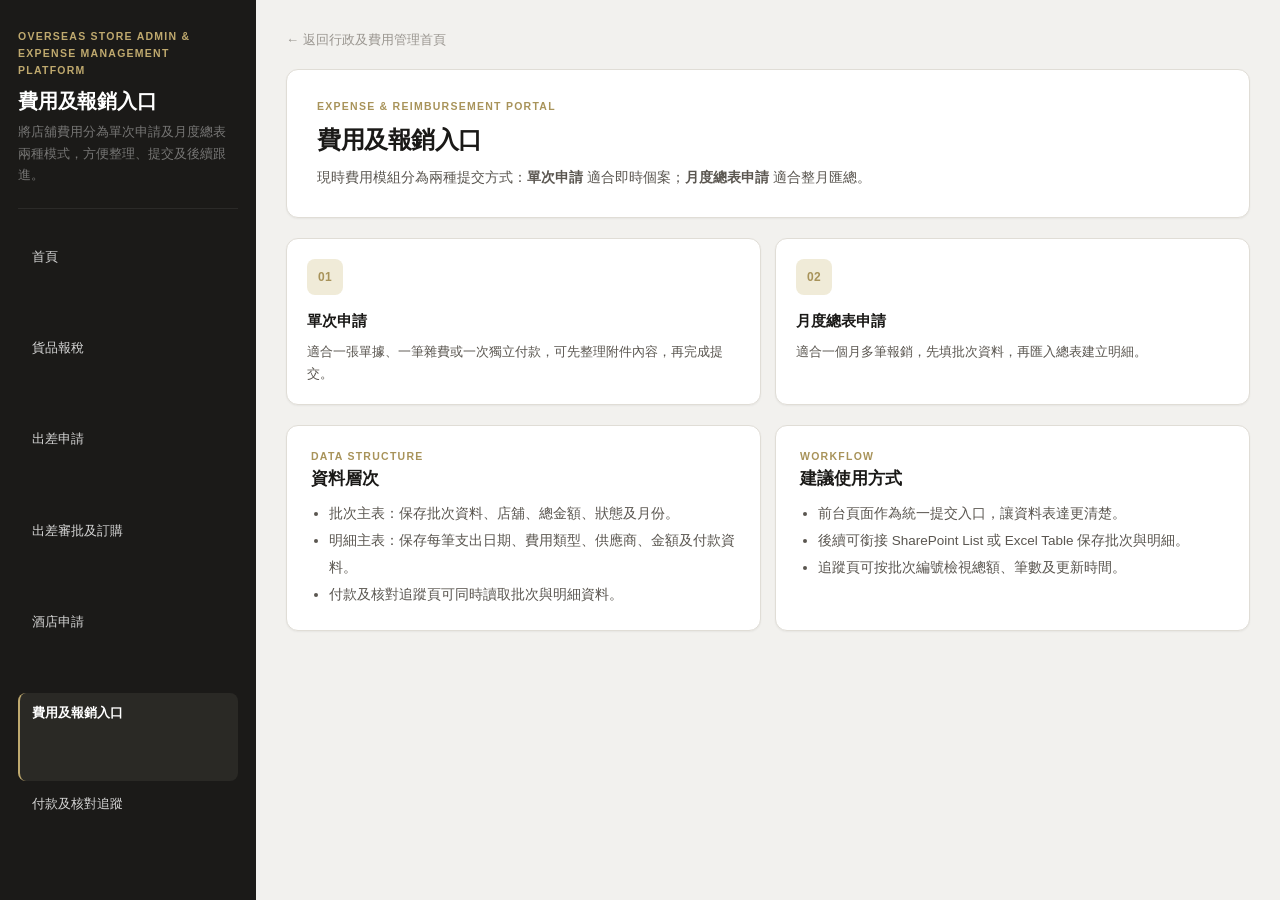
<file: modules/store-expense.html>
<!DOCTYPE html>
<html lang="zh-HK">
<head>
  <meta charset="UTF-8" />
  <meta name="viewport" content="width=device-width, initial-scale=1.0" />
  <title>費用及報銷入口｜海外分店行政及費用管理平台</title>
  <link rel="stylesheet" href="../assets/css/styles.css" />
</head>
<body>
  <div class="shell">
    <aside class="sidebar">
      <div class="brand-block">
        <div class="brand-en">Overseas Store Admin &amp; Expense Management Platform</div>
        <h1>費用及報銷入口</h1>
        <p>將店舖費用分為單次申請及月度總表兩種模式，方便整理、提交及後續跟進。</p>
      </div>
      <nav class="menu">
        <a class="menu-item" href="../index.html">首頁</a>
        <a class="menu-item" href="tax.html">貨品報稅</a>
        <a class="menu-item" href="travel-request.html">出差申請</a>
        <a class="menu-item" href="travel-approval-booking.html">出差審批及訂購</a>
        <a class="menu-item" href="hotel.html">酒店申請</a>
        <a class="menu-item active" href="store-expense.html">費用及報銷入口</a>
        <a class="menu-item" href="payment-tracking.html">付款及核對追蹤</a>
      </nav>
    </aside>

    <main class="main-content">
      <a class="top-link" href="../index.html">← 返回行政及費用管理首頁</a>
      <section class="module-top">
        <div class="module-eyebrow">Expense &amp; Reimbursement Portal</div>
        <h2>費用及報銷入口</h2>
        <p>現時費用模組分為兩種提交方式：<strong>單次申請</strong> 適合即時個案；<strong>月度總表申請</strong> 適合整月匯總。</p>
      </section>

      <section class="feature-grid" style="grid-template-columns: repeat(2, minmax(0, 1fr)); margin-top: 20px;">
        <a class="feature-card" href="single-expense.html">
          <div class="feature-index">01</div>
          <h3>單次申請</h3>
          <p>適合一張單據、一筆雜費或一次獨立付款，可先整理附件內容，再完成提交。</p>
        </a>
        <a class="feature-card" href="monthly-expense.html">
          <div class="feature-index">02</div>
          <h3>月度總表申請</h3>
          <p>適合一個月多筆報銷，先填批次資料，再匯入總表建立明細。</p>
        </a>
      </section>

      <section class="panel-grid">
        <div class="panel-card">
          <div class="section-eyebrow">Data Structure</div>
          <h3>資料層次</h3>
          <ul class="clean-list">
            <li>批次主表：保存批次資料、店舖、總金額、狀態及月份。</li>
            <li>明細主表：保存每筆支出日期、費用類型、供應商、金額及付款資料。</li>
            <li>付款及核對追蹤頁可同時讀取批次與明細資料。</li>
          </ul>
        </div>
        <div class="panel-card">
          <div class="section-eyebrow">Workflow</div>
          <h3>建議使用方式</h3>
          <ul class="clean-list">
            <li>前台頁面作為統一提交入口，讓資料表達更清楚。</li>
            <li>後續可銜接 SharePoint List 或 Excel Table 保存批次與明細。</li>
            <li>追蹤頁可按批次編號檢視總額、筆數及更新時間。</li>
          </ul>
        </div>
      </section>
    </main>
  </div>
</body>
</html>
</file>
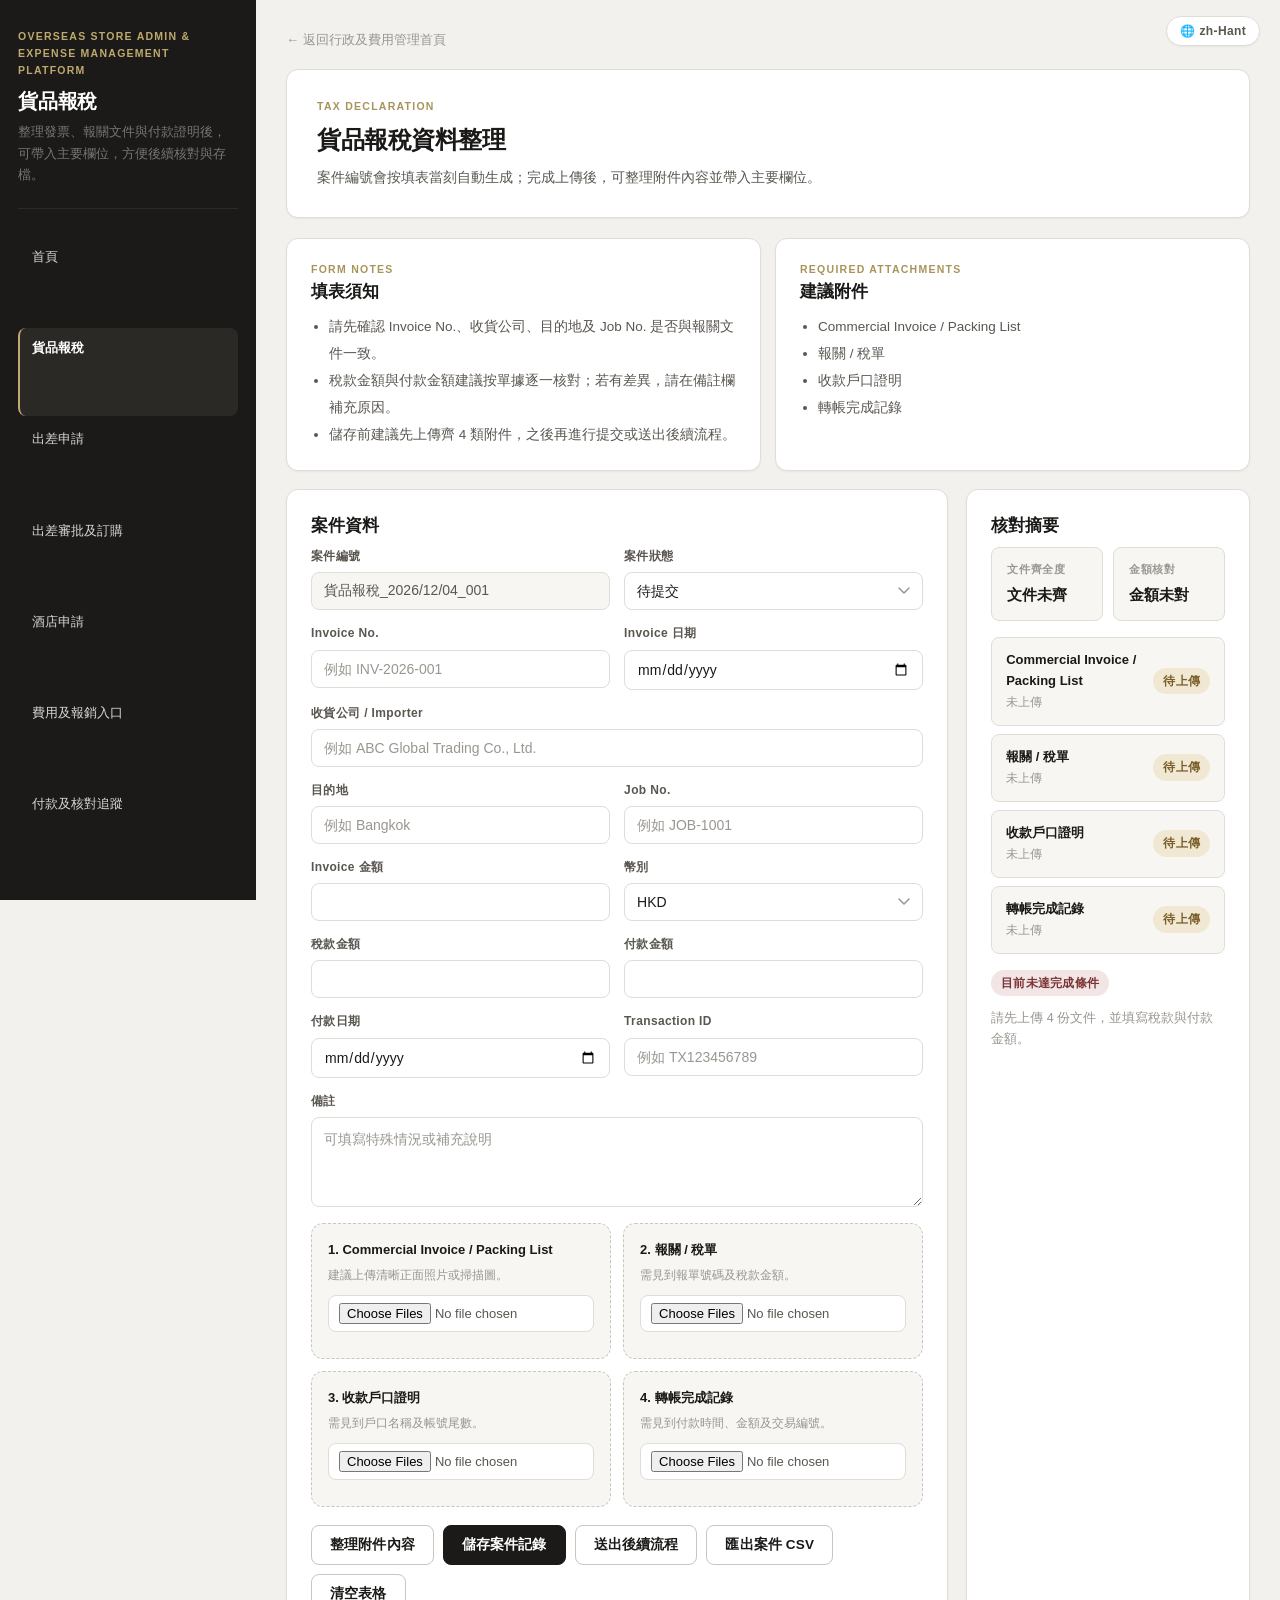
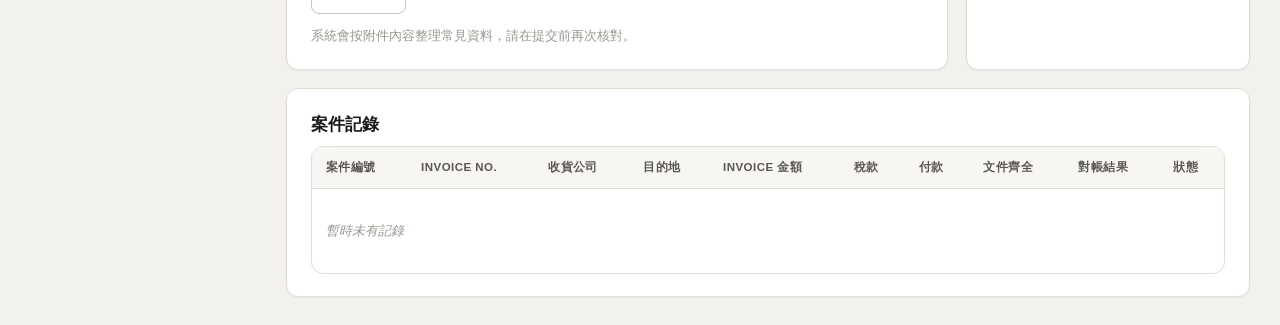
<file: modules/tax.html>
<!DOCTYPE html>
<html lang="zh-HK">
<head>
  <meta charset="UTF-8" />
  <meta name="viewport" content="width=device-width, initial-scale=1.0" />
  <title>貨品報稅｜海外分店行政及費用管理平台</title>
  <link rel="stylesheet" href="../assets/css/styles.css" />
</head>
<body>
  <div class="shell">
    <aside class="sidebar">
      <div class="brand-block">
        <div class="brand-en">Overseas Store Admin &amp; Expense Management Platform</div>
        <h1>貨品報稅</h1>
        <p>整理發票、報關文件與付款證明後，可帶入主要欄位，方便後續核對與存檔。</p>
      </div>
      <nav class="menu">
        <a class="menu-item" href="../index.html">首頁</a>
        <a class="menu-item active" href="tax.html">貨品報稅</a>
        <a class="menu-item" href="travel-request.html">出差申請</a>
        <a class="menu-item" href="travel-approval-booking.html">出差審批及訂購</a>
        <a class="menu-item" href="hotel.html">酒店申請</a>
        <a class="menu-item" href="store-expense.html">費用及報銷入口</a>
        <a class="menu-item" href="payment-tracking.html">付款及核對追蹤</a>
      </nav>
    </aside>

    <main class="main-content">
      <a class="top-link" href="../index.html">← 返回行政及費用管理首頁</a>
      <section class="module-top">
        <div class="module-eyebrow">Tax Declaration</div>
        <h2>貨品報稅資料整理</h2>
        <p>案件編號會按填表當刻自動生成；完成上傳後，可整理附件內容並帶入主要欄位。</p>
      </section>

      <section class="panel-grid" style="margin-top:20px;">
        <div class="panel-card">
          <div class="section-eyebrow">Form Notes</div>
          <h3>填表須知</h3>
          <ul class="clean-list">
            <li>請先確認 Invoice No.、收貨公司、目的地及 Job No. 是否與報關文件一致。</li>
            <li>稅款金額與付款金額建議按單據逐一核對；若有差異，請在備註欄補充原因。</li>
            <li>儲存前建議先上傳齊 4 類附件，之後再進行提交或送出後續流程。</li>
          </ul>
        </div>
        <div class="panel-card">
          <div class="section-eyebrow">Required Attachments</div>
          <h3>建議附件</h3>
          <ul class="clean-list">
            <li>Commercial Invoice / Packing List</li>
            <li>報關 / 稅單</li>
            <li>收款戶口證明</li>
            <li>轉帳完成記錄</li>
          </ul>
        </div>
      </section>

      <div class="module-layout">
        <section class="form-card">
          <h3>案件資料</h3>
          <div class="form-grid">
            <div class="field"><label for="caseNo">案件編號</label><input id="caseNo" readonly /></div>
            <div class="field"><label for="status">案件狀態</label><select id="status"></select></div>
            <div class="field"><label for="invoiceNo">Invoice No.</label><input id="invoiceNo" placeholder="例如 INV-2026-001" /></div>
            <div class="field"><label for="invoiceDate">Invoice 日期</label><input id="invoiceDate" type="date" /></div>
            <div class="field full"><label for="consignee">收貨公司 / Importer</label><input id="consignee" placeholder="例如 ABC Global Trading Co., Ltd." /></div>
            <div class="field"><label for="destination">目的地</label><input id="destination" placeholder="例如 Bangkok" /></div>
            <div class="field"><label for="jobNo">Job No.</label><input id="jobNo" placeholder="例如 JOB-1001" /></div>
            <div class="field"><label for="invoiceAmount">Invoice 金額</label><input id="invoiceAmount" type="number" step="0.01" /></div>
            <div class="field"><label for="currency">幣別</label><select id="currency"></select></div>
            <div class="field"><label for="taxAmount">稅款金額</label><input id="taxAmount" type="number" step="0.01" /></div>
            <div class="field"><label for="paymentAmount">付款金額</label><input id="paymentAmount" type="number" step="0.01" /></div>
            <div class="field"><label for="paymentDate">付款日期</label><input id="paymentDate" type="date" /></div>
            <div class="field"><label for="transactionId">Transaction ID</label><input id="transactionId" placeholder="例如 TX123456789" /></div>
            <div class="field full"><label for="remark">備註</label><textarea id="remark" placeholder="可填寫特殊情況或補充說明"></textarea></div>
          </div>

          <div class="upload-grid">
            <div class="upload-box">
              <h4>1. Commercial Invoice / Packing List</h4>
              <p>建議上傳清晰正面照片或掃描圖。</p>
              <input id="invoiceFile" type="file" accept="image/*,.pdf" multiple />
              <div class="preview-grid" id="invoicePreview"></div>
            </div>
            <div class="upload-box">
              <h4>2. 報關 / 稅單</h4>
              <p>需見到報單號碼及稅款金額。</p>
              <input id="customsFile" type="file" accept="image/*,.pdf" multiple />
              <div class="preview-grid" id="customsPreview"></div>
            </div>
            <div class="upload-box">
              <h4>3. 收款戶口證明</h4>
              <p>需見到戶口名稱及帳號尾數。</p>
              <input id="bankFile" type="file" accept="image/*,.pdf" multiple />
              <div class="preview-grid" id="bankPreview"></div>
            </div>
            <div class="upload-box">
              <h4>4. 轉帳完成記錄</h4>
              <p>需見到付款時間、金額及交易編號。</p>
              <input id="paymentFile" type="file" accept="image/*,.pdf" multiple />
              <div class="preview-grid" id="paymentPreview"></div>
            </div>
          </div>

          <div class="button-row">
            <button class="btn btn-secondary" id="ocrBtn" type="button">整理附件內容</button>
            <button class="btn btn-primary" id="saveBtn">儲存案件記錄</button>
            <button class="btn btn-secondary" id="submitBtn">送出後續流程</button>
            <button class="btn btn-secondary" id="exportBtn">匯出案件 CSV</button>
            <button class="btn btn-secondary" id="resetBtn">清空表格</button>
          </div>
          <div class="note" id="ocrStatus">系統會按附件內容整理常見資料，請在提交前再次核對。</div>
        </section>

        <aside class="status-card">
          <h3>核對摘要</h3>
          <div class="summary-grid">
            <div class="summary-box"><span>文件齊全度</span><strong id="docStatusText">未檢查</strong></div>
            <div class="summary-box"><span>金額核對</span><strong id="amountStatusText">未檢查</strong></div>
          </div>
          <div class="status-list">
            <div class="status-item"><div><strong>Commercial Invoice / Packing List</strong><span id="invoiceMeta">未上傳</span></div><div id="invoiceBadge" class="badge warn">待上傳</div></div>
            <div class="status-item"><div><strong>報關 / 稅單</strong><span id="customsMeta">未上傳</span></div><div id="customsBadge" class="badge warn">待上傳</div></div>
            <div class="status-item"><div><strong>收款戶口證明</strong><span id="bankMeta">未上傳</span></div><div id="bankBadge" class="badge warn">待上傳</div></div>
            <div class="status-item"><div><strong>轉帳完成記錄</strong><span id="paymentMeta">未上傳</span></div><div id="paymentBadge" class="badge warn">待上傳</div></div>
          </div>
          <div style="margin-top:16px;"><div id="summaryBadge" class="badge warn">目前未達完成條件</div></div>
          <div class="note" id="summaryNote">當 4 份文件都已上傳，且稅款金額等於付款金額時，可自動標示為已核對。</div>
        </aside>
      </div>

      <section class="table-card">
        <h3>案件記錄</h3>
        <div class="table-wrap">
          <table>
            <thead><tr><th>案件編號</th><th>Invoice No.</th><th>收貨公司</th><th>目的地</th><th>Invoice 金額</th><th>稅款</th><th>付款</th><th>文件齊全</th><th>對帳結果</th><th>狀態</th></tr></thead>
            <tbody id="recordsBody"><tr><td colspan="10" class="empty-cell">暫時未有記錄</td></tr></tbody>
          </table>
        </div>
      </section>
    </main>
  </div>

  <script src="../assets/js/app.js"></script>
  <script src="../assets/js/form-options.js"></script>
  <script>
    const MODULE_LABEL = '貨品報稅';
    const MODULE_KEY = 'tax';
    const fileStore = { invoice: [], customs: [], bank: [], payment: [] };
    const form = { caseNo: document.getElementById('caseNo'), status: document.getElementById('status'), invoiceNo: document.getElementById('invoiceNo'), invoiceDate: document.getElementById('invoiceDate'), consignee: document.getElementById('consignee'), destination: document.getElementById('destination'), jobNo: document.getElementById('jobNo'), invoiceAmount: document.getElementById('invoiceAmount'), currency: document.getElementById('currency'), taxAmount: document.getElementById('taxAmount'), paymentAmount: document.getElementById('paymentAmount'), paymentDate: document.getElementById('paymentDate'), transactionId: document.getElementById('transactionId'), remark: document.getElementById('remark') };
    const fileInputs = { invoice: document.getElementById('invoiceFile'), customs: document.getElementById('customsFile'), bank: document.getElementById('bankFile'), payment: document.getElementById('paymentFile') };
    const previewEls = { invoice: document.getElementById('invoicePreview'), customs: document.getElementById('customsPreview'), bank: document.getElementById('bankPreview'), payment: document.getElementById('paymentPreview') };
    const metaEls = { invoice: document.getElementById('invoiceMeta'), customs: document.getElementById('customsMeta'), bank: document.getElementById('bankMeta'), payment: document.getElementById('paymentMeta') };
    const badgeEls = { invoice: document.getElementById('invoiceBadge'), customs: document.getElementById('customsBadge'), bank: document.getElementById('bankBadge'), payment: document.getElementById('paymentBadge') };
    const recordsBody = document.getElementById('recordsBody');
    const docStatusText = document.getElementById('docStatusText');
    const amountStatusText = document.getElementById('amountStatusText');
    const summaryBadge = document.getElementById('summaryBadge');
    const summaryNote = document.getElementById('summaryNote');
    const ocrStatus = document.getElementById('ocrStatus');

    FormOptions.bindSelects({ statusId: 'status', statusGroup: 'tax', currencyId: 'currency' });

    function setBadge(el, text, type) { el.className = `badge ${type}`; el.textContent = text; }
    function readFileAsDataURL(file) { return new Promise((resolve, reject) => { const reader = new FileReader(); reader.onload = () => resolve(reader.result); reader.onerror = reject; reader.readAsDataURL(file); }); }
    async function handleFiles(type, files) {
      const items = [];
      for (const file of files) items.push({ name: file.name, dataUrl: await readFileAsDataURL(file) });
      fileStore[type] = items;
      renderPreview(type);
      refreshChecks();
    }
    function renderPreview(type) {
      previewEls[type].innerHTML = '';
      const rows = fileStore[type];
      if (!rows.length) { metaEls[type].textContent = '未上傳'; setBadge(badgeEls[type], '待上傳', 'warn'); return; }
      rows.forEach(row => { const img = document.createElement('img'); img.src = row.dataUrl; img.alt = row.name; previewEls[type].appendChild(img); });
      metaEls[type].textContent = `${rows.length} 個檔案`;
      setBadge(badgeEls[type], '已上傳', 'ok');
    }

    function parseTaxData(invoiceText, customsText, paymentText) {
      const data = {};
      const invoiceNo = invoiceText.match(/(?:Ref\s*no\.?|Invoice\s*No\.?|เลขที่บัญชี)\s*[:：]?\s*([A-Z0-9\/\-]+)/i);
      if (invoiceNo) data.invoiceNo = invoiceNo[1];
      const invoiceDate = invoiceText.match(/Date\s*[:：]?\s*((?:20\d{2}[\/\-]\d{1,2}[\/\-]\d{1,2})|(?:\d{1,2}[\/\-]\d{1,2}[\/\-]20\d{2}))/i);
      if (invoiceDate) data.invoiceDate = AppUtils.normalizeDateString(invoiceDate[1]);
      const consignee = invoiceText.match(/(?:Consignee|Importer)\s*[:：]?\s*([A-Z][A-Z0-9 .,&()'-]{8,})/i) || invoiceText.match(/([A-Z][A-ZA-Z0-9 .,&()'-]{8,}LIMITED)/i);
      if (consignee) data.consignee = consignee[1].trim();
      const destination = invoiceText.match(/Destination\s*[:：]?\s*([A-Za-z ]{3,30})/i);
      if (destination) data.destination = destination[1].trim();
      const jobNo = customsText.match(/Job\s*No\s*[:：]?\s*([A-Z0-9\-]+)/i);
      if (jobNo) data.jobNo = jobNo[1];
      const invoiceMoney = AppUtils.findMoneyByKeywords(invoiceText, ['total thb', 'cif', 'amount (thb)']) || AppUtils.largestMoney(invoiceText);
      if (invoiceMoney) { data.currency = invoiceMoney.currency; data.invoiceAmount = invoiceMoney.amount; }
      const taxMoney = AppUtils.findMoneyByKeywords(customsText, ['vat', 'ภาษีมูลค่าเพิ่ม', 'รวมทั้งสิ้น']) || AppUtils.largestMoney(customsText);
      if (taxMoney) data.taxAmount = taxMoney.amount;
      const paymentMoney = AppUtils.findMoneyByKeywords(paymentText, ['amount', '總金額', 'transaction']) || AppUtils.largestMoney(paymentText);
      if (paymentMoney) data.paymentAmount = paymentMoney.amount;
      const txId = paymentText.match(/Transaction\s*ID\s*[:：]?\s*([A-Z0-9]+)/i);
      if (txId) data.transactionId = txId[1];
      const payDate = paymentText.match(/(20\d{2}[\/\-]\d{1,2}[\/\-]\d{1,2})/);
      if (payDate) data.paymentDate = AppUtils.normalizeDateString(payDate[1]);
      return data;
    }

    function applyTaxData(data) {
      Object.entries(data).forEach(([key, value]) => { if (form[key]) AppUtils.setInputValue(form[key], value); });
      refreshChecks();
    }

    function buildPayload() {
      AppUtils.ensureRequestNo(form.caseNo, MODULE_LABEL, MODULE_KEY);
      const docsComplete = ['invoice', 'customs', 'bank', 'payment'].every(k => fileStore[k].length > 0);
      const taxAmount = Number(form.taxAmount.value || 0);
      const paymentAmount = Number(form.paymentAmount.value || 0);
      const amountMatched = taxAmount > 0 && paymentAmount > 0 && Math.abs(taxAmount - paymentAmount) < 0.005;
      return { moduleType: MODULE_LABEL, caseNo: form.caseNo.value.trim(), status: form.status.value, invoiceNo: form.invoiceNo.value.trim(), invoiceDate: form.invoiceDate.value, consignee: form.consignee.value.trim(), destination: form.destination.value.trim(), jobNo: form.jobNo.value.trim(), invoiceAmount: Number(form.invoiceAmount.value || 0), currency: form.currency.value, taxAmount, paymentAmount, paymentDate: form.paymentDate.value, transactionId: form.transactionId.value.trim(), remark: form.remark.value.trim(), docsComplete, amountMatched, checkStatus: docsComplete && amountMatched ? '已核對' : '待核對', files: fileStore, createdAt: new Date().toISOString() };
    }

    function refreshChecks() {
      const docsComplete = ['invoice', 'customs', 'bank', 'payment'].every(k => fileStore[k].length > 0);
      const taxAmount = Number(form.taxAmount.value || 0);
      const paymentAmount = Number(form.paymentAmount.value || 0);
      const amountMatched = taxAmount > 0 && paymentAmount > 0 && Math.abs(taxAmount - paymentAmount) < 0.005;
      docStatusText.textContent = docsComplete ? '文件齊全' : '文件未齊';
      amountStatusText.textContent = amountMatched ? '金額一致' : '金額未對';
      if (docsComplete && amountMatched) { setBadge(summaryBadge, '可標示為已核對', 'ok'); summaryNote.textContent = '4 份文件已齊，且稅款金額與付款金額一致。'; }
      else if (docsComplete || amountMatched) { setBadge(summaryBadge, '尚有項目未完成', 'warn'); summaryNote.textContent = '現時只完成部分條件，建議補齊缺少文件或再次核對金額。'; }
      else { setBadge(summaryBadge, '目前未達完成條件', 'bad'); summaryNote.textContent = '請先上傳 4 份文件，並填寫稅款與付款金額。'; }
    }

    function renderRecords() {
      const rows = AppUtils.loadRecords(MODULE_KEY);
      recordsBody.innerHTML = rows.length ? rows.map(row => `<tr><td>${AppUtils.escapeHtml(row.caseNo || '')}</td><td>${AppUtils.escapeHtml(row.invoiceNo || '')}</td><td>${AppUtils.escapeHtml(row.consignee || '')}</td><td>${AppUtils.escapeHtml(row.destination || '')}</td><td>${AppUtils.escapeHtml(AppUtils.money(row.invoiceAmount))} ${AppUtils.escapeHtml(row.currency || '')}</td><td>${AppUtils.escapeHtml(AppUtils.money(row.taxAmount))}</td><td>${AppUtils.escapeHtml(AppUtils.money(row.paymentAmount))}</td><td>${row.docsComplete ? '是' : '否'}</td><td>${row.amountMatched ? '一致' : '未對'}</td><td>${AppUtils.escapeHtml(row.status || '')} / ${AppUtils.escapeHtml(row.checkStatus || '')}</td></tr>`).join('') : '<tr><td colspan="10" class="empty-cell">暫時未有記錄</td></tr>';
    }

    document.querySelectorAll('input, select, textarea').forEach(el => el.addEventListener('input', refreshChecks));
    Object.keys(fileInputs).forEach(type => { fileInputs[type].addEventListener('change', async e => handleFiles(type, e.target.files)); renderPreview(type); });
    document.getElementById('ocrBtn').addEventListener('click', async () => {
      if (!fileStore.invoice.length && !fileStore.customs.length && !fileStore.payment.length) { ocrStatus.textContent = '請先上傳附件，再開始整理。'; return; }
      try {
        const invoiceResults = await AppUtils.recognizeFiles(fileStore.invoice, ocrStatus);
        const customsResults = await AppUtils.recognizeFiles(fileStore.customs, ocrStatus);
        const paymentResults = await AppUtils.recognizeFiles(fileStore.payment, ocrStatus);
        const data = parseTaxData(invoiceResults.map(r => r.text).join('\n'), customsResults.map(r => r.text).join('\n'), paymentResults.map(r => r.text).join('\n'));
        applyTaxData(data);
      } catch (error) { ocrStatus.textContent = '內容整理未完成，請稍後再試或手動補回。'; }
    });
    document.getElementById('saveBtn').addEventListener('click', () => { AppUtils.ensureRequestNo(form.caseNo, MODULE_LABEL, MODULE_KEY); AppUtils.saveRecord(MODULE_KEY, buildPayload()); renderRecords(); alert('已儲存案件記錄。'); });
    document.getElementById('submitBtn').addEventListener('click', async () => { try { await AppUtils.postToWebhook(buildPayload()); alert('已送出後續流程。'); } catch (err) { alert('尚未設定 webhook，或送出失敗。'); } });
    document.getElementById('exportBtn').addEventListener('click', () => { const rows = AppUtils.loadRecords(MODULE_KEY); if (!rows.length) return alert('未有記錄可以匯出。'); AppUtils.exportCsv('tax-records.csv', ['案件編號','Invoice No.','收貨公司','目的地','Invoice 金額','幣別','稅款金額','付款金額','文件齊全','金額一致','案件狀態','核對狀態','建立時間'], rows.map(row => [row.caseNo,row.invoiceNo,row.consignee,row.destination,row.invoiceAmount,row.currency,row.taxAmount,row.paymentAmount,row.docsComplete ? '是' : '否',row.amountMatched ? '是' : '否',row.status,row.checkStatus,row.createdAt])); });
    document.getElementById('resetBtn').addEventListener('click', () => location.reload());

    AppUtils.ensureRequestNo(form.caseNo, MODULE_LABEL, MODULE_KEY);
    refreshChecks();
    renderRecords();
  </script>
</body>
</html>
</file>
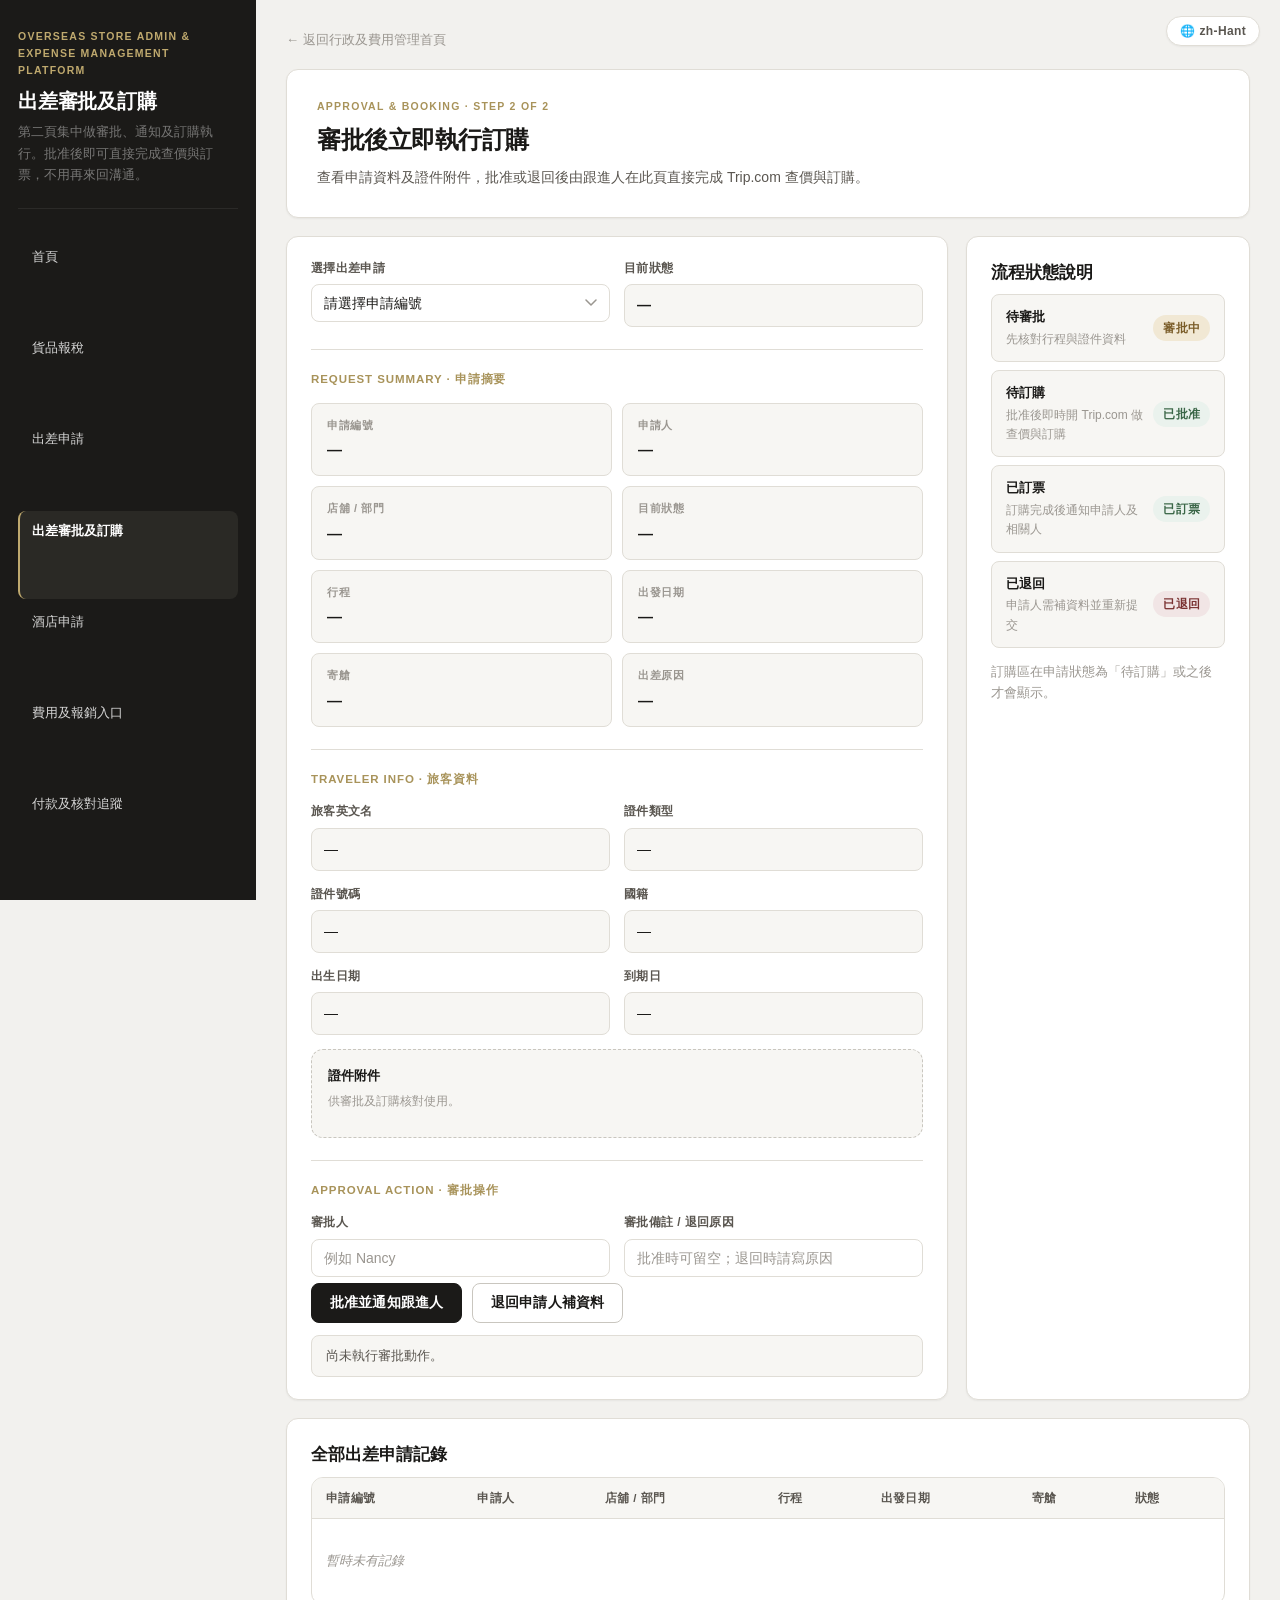
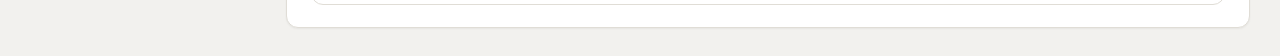
<file: modules/travel-approval-booking.html>
<!DOCTYPE html>
<html lang="zh-HK">
<head>
  <meta charset="UTF-8" />
  <meta name="viewport" content="width=device-width, initial-scale=1.0" />
  <title>出差審批及訂購｜海外分店行政及費用管理平台</title>
  <link rel="stylesheet" href="../assets/css/styles.css" />
</head>
<body>
  <div class="shell">
    <aside class="sidebar">
      <div class="brand-block">
        <div class="brand-en">Overseas Store Admin &amp; Expense Management Platform</div>
        <h1>出差審批及訂購</h1>
        <p>第二頁集中做審批、通知及訂購執行。批准後即可直接完成查價與訂票，不用再來回溝通。</p>
      </div>
      <nav class="menu">
        <a class="menu-item" href="../index.html">首頁</a>
        <a class="menu-item" href="tax.html">貨品報稅</a>
        <a class="menu-item" href="travel-request.html">出差申請</a>
        <a class="menu-item active" href="travel-approval-booking.html">出差審批及訂購</a>
        <a class="menu-item" href="hotel.html">酒店申請</a>
        <a class="menu-item" href="store-expense.html">費用及報銷入口</a>
        <a class="menu-item" href="payment-tracking.html">付款及核對追蹤</a>
      </nav>
    </aside>

    <main class="main-content" id="travelApprovalPage">
      <a class="top-link" href="../index.html">← 返回行政及費用管理首頁</a>

      <section class="module-top">
        <div class="module-eyebrow">Approval &amp; Booking · Step 2 of 2</div>
        <h2>審批後立即執行訂購</h2>
        <p>查看申請資料及證件附件，批准或退回後由跟進人在此頁直接完成 Trip.com 查價與訂購。</p>
      </section>

      <div class="module-layout">
        <section class="form-card">

          <!-- 選擇申請 -->
          <div class="form-grid">
            <div class="field">
              <label for="requestSelector">選擇出差申請</label>
              <select id="requestSelector"></select>
            </div>
            <div class="field">
              <label>目前狀態</label>
              <div class="view-value"><strong id="approvalCurrentStatus">—</strong></div>
            </div>
          </div>

          <!-- 申請摘要 -->
          <div class="form-section">
            <p class="form-section-title">Request Summary · 申請摘要</p>
            <div class="summary-grid">
              <div class="summary-box"><span>申請編號</span><strong id="viewRequestNo">—</strong></div>
              <div class="summary-box"><span>申請人</span><strong id="viewApplicant">—</strong></div>
              <div class="summary-box"><span>店舖 / 部門</span><strong id="viewStoreDept">—</strong></div>
              <div class="summary-box"><span>目前狀態</span><strong id="viewStatus">—</strong></div>
              <div class="summary-box"><span>行程</span><strong id="viewRoute">—</strong></div>
              <div class="summary-box"><span>出發日期</span><strong id="viewDepartureDate">—</strong></div>
              <div class="summary-box"><span>寄艙</span><strong id="viewBaggage">—</strong></div>
              <div class="summary-box"><span>出差原因</span><strong id="viewPurpose">—</strong></div>
            </div>
          </div>

          <!-- 旅客資料 -->
          <div class="form-section">
            <p class="form-section-title">Traveler Info · 旅客資料</p>
            <div class="form-grid">
              <div class="field"><label>旅客英文名</label><div class="view-value" id="viewTravelerEnglishName">—</div></div>
              <div class="field"><label>證件類型</label><div class="view-value" id="viewDocumentType">—</div></div>
              <div class="field"><label>證件號碼</label><div class="view-value" id="viewDocumentNumber">—</div></div>
              <div class="field"><label>國籍</label><div class="view-value" id="viewNationality">—</div></div>
              <div class="field"><label>出生日期</label><div class="view-value" id="viewBirthDate">—</div></div>
              <div class="field"><label>到期日</label><div class="view-value" id="viewExpiryDate">—</div></div>
            </div>
            <div class="upload-grid" style="grid-template-columns:1fr;margin-top:14px;">
              <div class="upload-box">
                <h4>證件附件</h4>
                <p>供審批及訂購核對使用。</p>
                <div class="preview-grid" id="approvalDocumentPreview"></div>
              </div>
            </div>
          </div>

          <!-- 審批操作 -->
          <div class="form-section">
            <p class="form-section-title">Approval Action · 審批操作</p>
            <div class="form-grid">
              <div class="field"><label for="approver">審批人</label><input id="approver" placeholder="例如 Nancy" /></div>
              <div class="field"><label for="approvalComment">審批備註 / 退回原因</label><input id="approvalComment" placeholder="批准時可留空；退回時請寫原因" /></div>
            </div>
            <div class="approval-actions">
              <button class="btn btn-primary" id="approveBtn" type="button">批准並通知跟進人</button>
              <button class="btn btn-secondary" id="returnBtn" type="button">退回申請人補資料</button>
            </div>
            <div class="action-note" id="approvalActionStatus">尚未執行審批動作。</div>
          </div>

          <!-- 訂購區（批准後顯示） -->
          <section id="bookingSection" style="display:none;">
            <div class="form-section">
              <p class="form-section-title">Booking · Trip.com 查價及訂購</p>

              <div class="search-card-grid">
                <div class="search-card">
                  <h4>直航方案</h4>
                  <p id="directCardSummary">—</p>
                  <div class="field"><label for="directUrl">查價連結</label><input id="directUrl" readonly /></div>
                  <div class="button-row">
                    <button class="btn btn-secondary" id="openDirectBtn" type="button">打開 Trip.com 直航查價</button>
                    <button class="btn btn-secondary" id="applyDirectBtn" type="button">套用直航方案</button>
                  </div>
                </div>

                <div class="search-card">
                  <h4>轉機方案</h4>
                  <p id="transferCardSummary">—</p>
                  <div class="field"><label for="transferUrl">查價連結</label><input id="transferUrl" readonly /></div>
                  <div class="button-row">
                    <button class="btn btn-secondary" id="openTransferBtn" type="button">打開 Trip.com 轉機查價</button>
                    <button class="btn btn-secondary" id="applyTransferBtn" type="button">套用轉機方案</button>
                  </div>
                </div>
              </div>

              <div class="form-grid" style="margin-top:18px;">
                <div class="field"><label for="bookingHandler">訂購人</label><input id="bookingHandler" placeholder="例如 行政同事 / 跟票同事" /></div>
                <div class="field"><label for="selectedType">已選方案</label><select id="selectedType"></select></div>

                <div class="field full"><label for="flightSummary">航班摘要</label><textarea id="flightSummary" placeholder="例如 CX450 HKG→NRT 08:15-13:20，包 23kg 行李"></textarea></div>

                <div class="field"><label for="bookingPnr">PNR / 訂單編號</label><input id="bookingPnr" placeholder="例如 AB12CD" /></div>
                <div class="field"><label for="tripUrl">最終查價 / 訂購連結</label><input id="tripUrl" placeholder="貼上最終使用的 Trip.com 連結" /></div>

                <div class="field"><label for="ticketAmount">最終票價</label><input id="ticketAmount" type="number" step="0.01" /></div>
                <div class="field"><label for="ticketCurrency">幣別</label><select id="ticketCurrency"></select></div>

                <div class="field"><label for="bookedAt">訂購時間</label><input id="bookedAt" type="datetime-local" /></div>
                <div class="field"><label>訂購狀態</label><div class="view-value"><strong id="bookingStatusText">未開始訂購</strong></div></div>
              </div>

              <div class="button-row">
                <button class="btn btn-primary" id="saveBookingBtn" type="button">完成訂購並發通知</button>
                <button class="btn btn-secondary" id="markCompletedBtn" type="button">標記整個流程完成</button>
              </div>
            </div>
          </section>

        </section>

        <aside class="status-card">
          <h3>流程狀態說明</h3>
          <div class="status-list">
            <div class="status-item">
              <div><strong>待審批</strong><span>先核對行程與證件資料</span></div>
              <div class="badge warn">審批中</div>
            </div>
            <div class="status-item">
              <div><strong>待訂購</strong><span>批准後即時開 Trip.com 做查價與訂購</span></div>
              <div class="badge ok">已批准</div>
            </div>
            <div class="status-item">
              <div><strong>已訂票</strong><span>訂購完成後通知申請人及相關人</span></div>
              <div class="badge ok">已訂票</div>
            </div>
            <div class="status-item">
              <div><strong>已退回</strong><span>申請人需補資料並重新提交</span></div>
              <div class="badge bad">已退回</div>
            </div>
          </div>
          <div class="note" style="margin-top:14px;">
            訂購區在申請狀態為「待訂購」或之後才會顯示。
          </div>
        </aside>
      </div>

      <section class="table-card">
        <h3>全部出差申請記錄</h3>
        <div class="table-wrap">
          <table>
            <thead>
              <tr>
                <th>申請編號</th>
                <th>申請人</th>
                <th>店舖 / 部門</th>
                <th>行程</th>
                <th>出發日期</th>
                <th>寄艙</th>
                <th>狀態</th>
              </tr>
            </thead>
            <tbody id="approvalRecordsBody">
              <tr><td colspan="7" class="empty-cell">暫時未有記錄</td></tr>
            </tbody>
          </table>
        </div>
      </section>
    </main>
  </div>

  <script src="../assets/js/app.js"></script>
  <script src="../assets/js/form-options.js"></script>
  <script src="../assets/js/passport-ocr.js"></script>
  <script src="../assets/js/travel-workflow.js"></script>
</body>
</html>
</file>
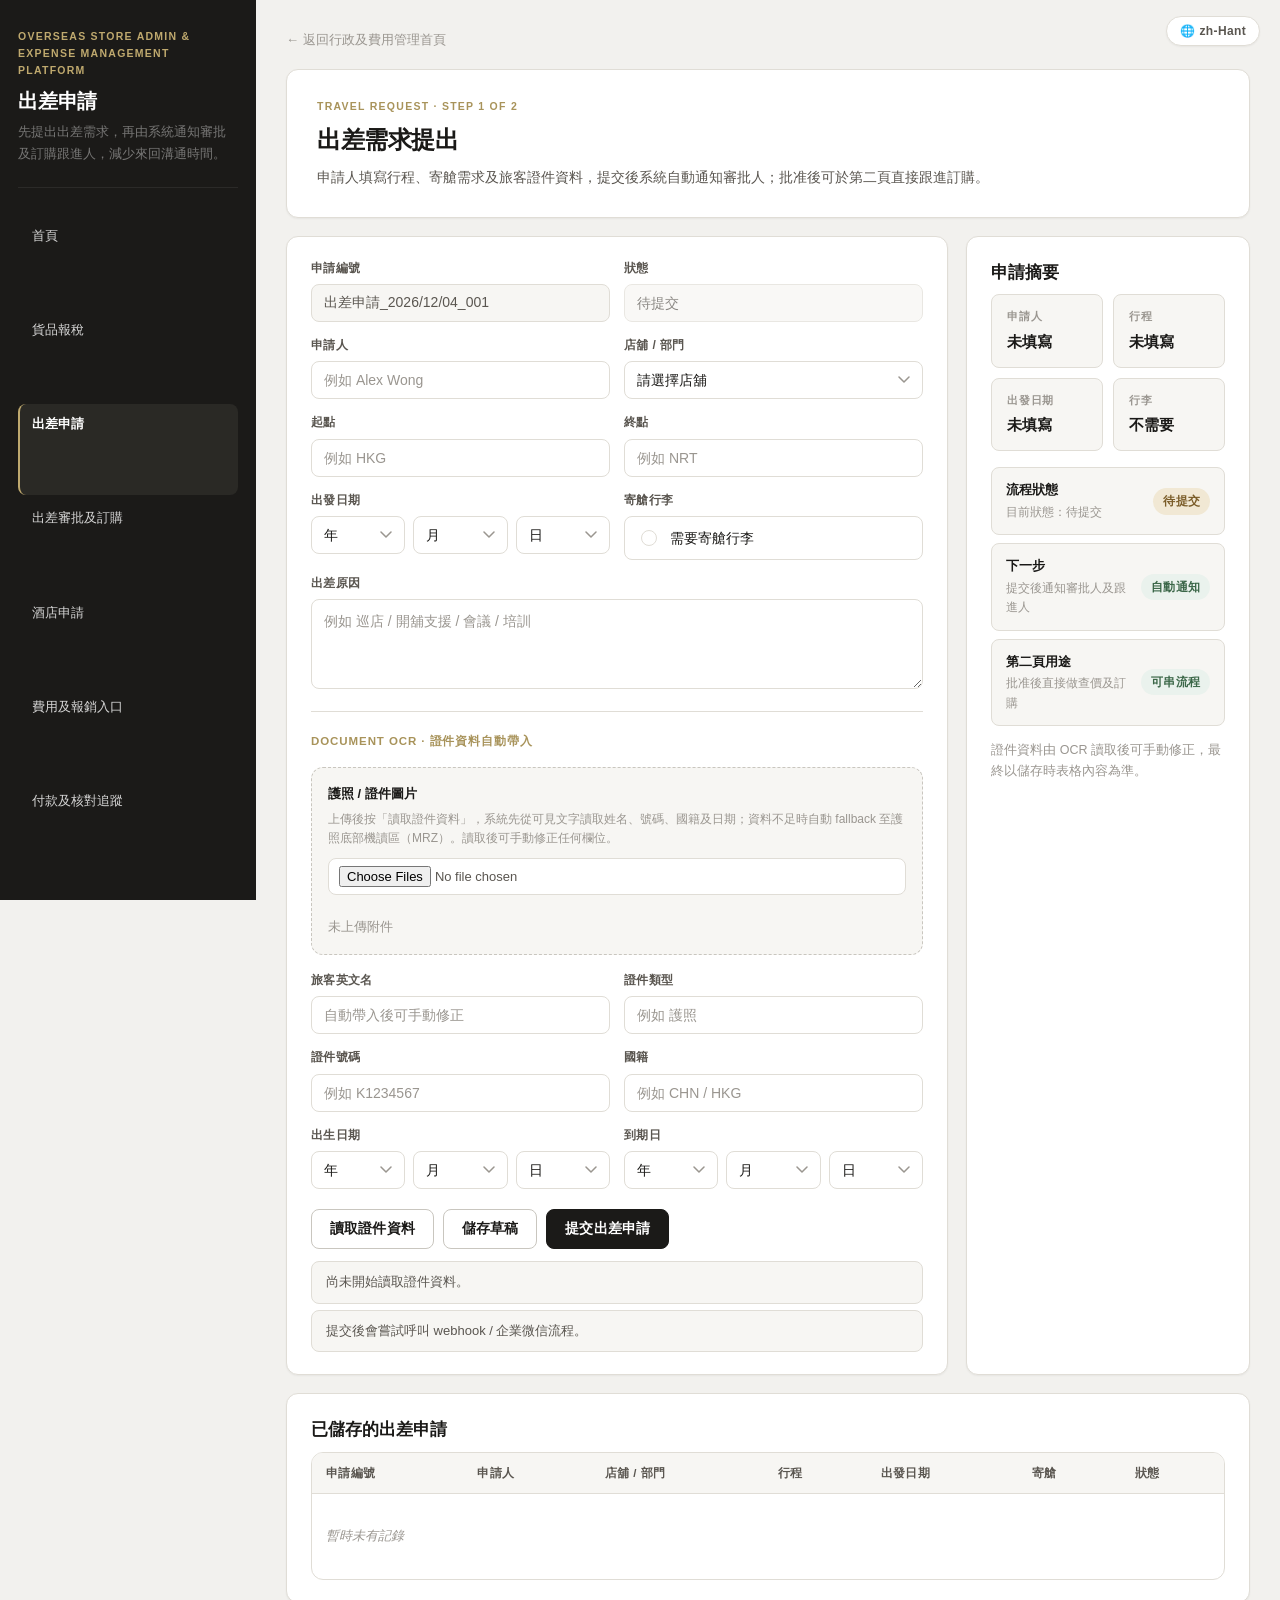
<file: modules/travel-request.html>
<!DOCTYPE html>
<html lang="zh-HK">
<head>
  <meta charset="UTF-8" />
  <meta name="viewport" content="width=device-width, initial-scale=1.0" />
  <title>出差申請｜海外分店行政及費用管理平台</title>
  <link rel="stylesheet" href="../assets/css/styles.css" />
</head>
<body>
  <div class="shell">
    <aside class="sidebar">
      <div class="brand-block">
        <div class="brand-en">Overseas Store Admin &amp; Expense Management Platform</div>
        <h1>出差申請</h1>
        <p>先提出出差需求，再由系統通知審批及訂購跟進人，減少來回溝通時間。</p>
      </div>
      <nav class="menu">
        <a class="menu-item" href="../index.html">首頁</a>
        <a class="menu-item" href="tax.html">貨品報稅</a>
        <a class="menu-item active" href="travel-request.html">出差申請</a>
        <a class="menu-item" href="travel-approval-booking.html">出差審批及訂購</a>
        <a class="menu-item" href="hotel.html">酒店申請</a>
        <a class="menu-item" href="store-expense.html">費用及報銷入口</a>
        <a class="menu-item" href="payment-tracking.html">付款及核對追蹤</a>
      </nav>
    </aside>

    <main class="main-content" id="travelRequestPage">
      <a class="top-link" href="../index.html">← 返回行政及費用管理首頁</a>

      <section class="module-top">
        <div class="module-eyebrow">Travel Request · Step 1 of 2</div>
        <h2>出差需求提出</h2>
        <p>申請人填寫行程、寄艙需求及旅客證件資料，提交後系統自動通知審批人；批准後可於第二頁直接跟進訂購。</p>
      </section>

      <div class="module-layout">
        <section class="form-card">

          <!-- 基本資料 -->
          <div class="form-grid">
            <div class="field"><label for="requestNo">申請編號</label><input id="requestNo" readonly /></div>
            <div class="field"><label for="status">狀態</label><select id="status" disabled></select></div>
            <div class="field"><label for="applicant">申請人</label><input id="applicant" placeholder="例如 Alex Wong" /></div>
            <div class="field"><label for="storeDept">店舖 / 部門</label><select id="storeDept"></select></div>
            <div class="field"><label for="origin">起點</label><input id="origin" placeholder="例如 HKG" /></div>
            <div class="field"><label for="destination">終點</label><input id="destination" placeholder="例如 NRT" /></div>

            <div class="field">
              <label>出發日期</label>
              <input id="departureDate" type="hidden" />
              <div class="date-dropdowns">
                <select id="departureYear"></select>
                <select id="departureMonth"></select>
                <select id="departureDay"></select>
              </div>
            </div>

            <div class="field">
              <label>寄艙行李</label>
              <div class="checkbox-row">
                <input id="hasCheckedBaggage" type="checkbox" />
                <label for="hasCheckedBaggage">需要寄艙行李</label>
              </div>
            </div>

            <div class="field full"><label for="purpose">出差原因</label><textarea id="purpose" placeholder="例如 巡店 / 開舖支援 / 會議 / 培訓"></textarea></div>
          </div>

          <!-- 證件 OCR -->
          <div class="form-section">
            <p class="form-section-title">Document OCR · 證件資料自動帶入</p>
            <div class="upload-grid" style="grid-template-columns:1fr;">
              <div class="upload-box">
                <h4>護照 / 證件圖片</h4>
                <p>上傳後按「讀取證件資料」，系統先從可見文字讀取姓名、號碼、國籍及日期；資料不足時自動 fallback 至護照底部機讀區（MRZ）。讀取後可手動修正任何欄位。</p>
                <input id="documentFile" type="file" accept="image/*,.pdf" multiple />
                <div class="preview-grid" id="documentPreview"></div>
              </div>
            </div>

            <div class="form-grid" style="margin-top:16px;">
              <div class="field"><label for="travelerEnglishName">旅客英文名</label><input id="travelerEnglishName" placeholder="自動帶入後可手動修正" /></div>
              <div class="field"><label for="documentType">證件類型</label><input id="documentType" placeholder="例如 護照" /></div>
              <div class="field"><label for="documentNumber">證件號碼</label><input id="documentNumber" placeholder="例如 K1234567" /></div>
              <div class="field"><label for="nationality">國籍</label><input id="nationality" placeholder="例如 CHN / HKG" /></div>

              <div class="field">
                <label>出生日期</label>
                <input id="birthDate" type="hidden" />
                <div class="date-dropdowns">
                  <select id="birthYear"></select>
                  <select id="birthMonth"></select>
                  <select id="birthDay"></select>
                </div>
              </div>

              <div class="field">
                <label>到期日</label>
                <input id="expiryDate" type="hidden" />
                <div class="date-dropdowns">
                  <select id="expiryYear"></select>
                  <select id="expiryMonth"></select>
                  <select id="expiryDay"></select>
                </div>
              </div>
            </div>
          </div>

          <!-- 操作按鈕 -->
          <div class="button-row" style="margin-top:20px;">
            <button class="btn btn-secondary" id="readDocumentBtn" type="button">讀取證件資料</button>
            <button class="btn btn-secondary" id="saveDraftBtn" type="button">儲存草稿</button>
            <button class="btn btn-primary" id="submitRequestBtn" type="button">提交出差申請</button>
          </div>
          <div class="action-note" id="ocrStatus">尚未開始讀取證件資料。</div>
          <div class="action-note" id="webhookStatus" style="margin-top:6px;">提交後會嘗試呼叫 webhook / 企業微信流程。</div>
        </section>

        <aside class="status-card">
          <h3>申請摘要</h3>
          <div class="summary-grid">
            <div class="summary-box"><span>申請人</span><strong id="summaryApplicant">未填寫</strong></div>
            <div class="summary-box"><span>行程</span><strong id="summaryRoute">未填寫</strong></div>
            <div class="summary-box"><span>出發日期</span><strong id="summaryDate">未填寫</strong></div>
            <div class="summary-box"><span>行李</span><strong id="summaryBaggage">未填寫</strong></div>
          </div>

          <div class="status-list">
            <div class="status-item">
              <div><strong>流程狀態</strong><span id="statusHint">目前狀態：待提交</span></div>
              <div class="badge warn">待提交</div>
            </div>
            <div class="status-item">
              <div><strong>下一步</strong><span>提交後通知審批人及跟進人</span></div>
              <div class="badge ok">自動通知</div>
            </div>
            <div class="status-item">
              <div><strong>第二頁用途</strong><span>批准後直接做查價及訂購</span></div>
              <div class="badge ok">可串流程</div>
            </div>
          </div>

          <div class="note" style="margin-top:14px;">
            證件資料由 OCR 讀取後可手動修正，最終以儲存時表格內容為準。
          </div>
        </aside>
      </div>

      <section class="table-card">
        <h3>已儲存的出差申請</h3>
        <div class="table-wrap">
          <table>
            <thead>
              <tr>
                <th>申請編號</th>
                <th>申請人</th>
                <th>店舖 / 部門</th>
                <th>行程</th>
                <th>出發日期</th>
                <th>寄艙</th>
                <th>狀態</th>
              </tr>
            </thead>
            <tbody id="requestRecordsBody">
              <tr><td colspan="7" class="empty-cell">暫時未有記錄</td></tr>
            </tbody>
          </table>
        </div>
      </section>
    </main>
  </div>

  <script src="../assets/js/app.js"></script>
  <script src="../assets/js/form-options.js"></script>
  <script src="../assets/js/passport-ocr.js"></script>
  <script src="../assets/js/travel-workflow.js"></script>
</body>
</html>
</file>
<file: assets/css/styles.css>
/* ═══════════════════════════════════════════════════════════════
   設計系統 Design Tokens
   主題：低調奢華 · 深炭黑 × 象牙白 × 香檳金
   ═══════════════════════════════════════════════════════════════ */
:root {
  /* 頁面背景 */
  --bg:          #F2F1EE;
  --bg-raised:   #F8F7F4;

  /* 卡片 / 表面 */
  --surface:     #FFFFFF;
  --surface-sub: #F7F6F3;

  /* 邊框 */
  --border:      #E0DDD6;
  --border-mid:  #C9C6BF;

  /* 文字層級 */
  --text:        #1A1917;
  --text-2:      #5A5650;
  --text-3:      #9A9690;

  /* Sidebar */
  --sidebar-bg:     #1B1A18;
  --sidebar-hover:  #252420;
  --sidebar-active: #2A2925;
  --sidebar-text:   rgba(255,255,255,0.82);
  --sidebar-muted:  rgba(255,255,255,0.40);

  /* 香檳金點綴色 */
  --gold:        #A8935A;
  --gold-light:  #BFA96E;
  --gold-bg:     #F0EBD8;
  --gold-border: #D4C28A;

  /* 按鈕 */
  --btn-primary-bg:   #1B1A18;
  --btn-primary-text: #FFFFFF;
  --btn-hover-bg:     #2E2C28;

  /* 狀態色（低飽和，專業感） */
  --ok:       #3A6647;
  --ok-bg:    #EAF2ED;
  --warn:     #7A5C28;
  --warn-bg:  #F1E8D4;
  --err:      #7A3232;
  --err-bg:   #F1E5E5;

  /* 幾何 */
  --radius:    8px;
  --radius-lg: 12px;

  /* 陰影（極輕） */
  --shadow-xs: 0 1px 2px rgba(0,0,0,0.05);
  --shadow-sm: 0 1px 4px rgba(0,0,0,0.06), 0 2px 8px rgba(0,0,0,0.04);
}

/* ── Reset ──────────────────────────────────────────────────── */

* { box-sizing: border-box; }

body {
  margin: 0;
  background: var(--bg);
  color: var(--text);
  font-family: -apple-system, BlinkMacSystemFont, "Segoe UI", "PingFang TC",
               "Microsoft JhengHei", "Noto Sans TC", sans-serif;
  font-size: 14px;
  line-height: 1.6;
  -webkit-font-smoothing: antialiased;
}

a { color: inherit; }

/* ── 語言切換按鈕 ──────────────────────────────────────────── */

.lang-switch-btn {
  position: fixed;
  top: 16px;
  right: 20px;
  z-index: 1000;
  border: 1px solid var(--border);
  background: var(--surface);
  color: var(--text-2);
  border-radius: 999px;
  padding: 7px 13px;
  font-size: 12px;
  font-weight: 600;
  letter-spacing: 0.03em;
  box-shadow: var(--shadow-xs);
  cursor: pointer;
  transition: 0.15s ease;
}

.lang-switch-btn:hover {
  background: var(--surface-sub);
  color: var(--text);
}

/* ═══════════════════════════════════════════════════════════════
   版面結構
   ═══════════════════════════════════════════════════════════════ */

.shell {
  min-height: 100vh;
  display: grid;
  grid-template-columns: 256px 1fr;
}

/* ── Sidebar ─────────────────────────────────────────────────── */

.sidebar {
  background: var(--sidebar-bg);
  color: var(--sidebar-text);
  padding: 28px 18px;
  position: sticky;
  top: 0;
  height: 100vh;
  overflow-y: auto;
  display: flex;
  flex-direction: column;
}

.brand-block {
  margin-bottom: 28px;
  padding-bottom: 22px;
  border-bottom: 1px solid rgba(255,255,255,0.07);
}

.brand-en {
  font-size: 10px;
  font-weight: 600;
  letter-spacing: 0.14em;
  text-transform: uppercase;
  color: var(--gold-light);
  margin-bottom: 10px;
}

.sidebar h1 {
  margin: 0 0 8px;
  font-size: 20px;
  font-weight: 600;
  line-height: 1.3;
  color: #FFFFFF;
  letter-spacing: -0.01em;
}

.sidebar p {
  margin: 0;
  font-size: 12.5px;
  line-height: 1.7;
  color: var(--sidebar-muted);
}

.menu {
  display: grid;
  gap: 3px;
  flex: 1;
}

.menu-item {
  display: block;
  text-decoration: none;
  padding: 10px 12px;
  border-radius: var(--radius);
  font-size: 13px;
  font-weight: 500;
  color: var(--sidebar-text);
  transition: background 0.15s ease, color 0.15s ease;
  border-left: 2px solid transparent;
}

.menu-item:hover {
  background: var(--sidebar-hover);
  color: #FFFFFF;
}

.menu-item.active {
  background: var(--sidebar-active);
  color: #FFFFFF;
  border-left-color: var(--gold-light);
  font-weight: 600;
}

/* ── 主內容區 ─────────────────────────────────────────────── */

.main-content {
  padding: 28px 30px;
  min-width: 0;
}

/* ═══════════════════════════════════════════════════════════════
   卡片 / 表面
   ═══════════════════════════════════════════════════════════════ */

.hero-card,
.panel-card,
.form-card,
.status-card,
.table-card,
.module-top,
.metric-card,
.kpi-card,
.highlight-card,
.data-center-card {
  background: var(--surface);
  border: 1px solid var(--border);
  border-radius: var(--radius-lg);
  box-shadow: var(--shadow-xs);
}

/* ── 眉標 / Eyebrow ─────────────────────────────────────────── */

.brand-en,
.eyebrow,
.section-eyebrow,
.module-eyebrow {
  font-size: 10.5px;
  font-weight: 700;
  letter-spacing: 0.12em;
  text-transform: uppercase;
}

.section-eyebrow,
.eyebrow,
.module-eyebrow {
  color: var(--gold);
}

/* ── Hero Card ──────────────────────────────────────────────── */

.hero-card,
.module-top {
  padding: 28px 30px;
}

.hero-card h2,
.module-top h2 {
  margin: 10px 0 10px;
  font-size: 24px;
  font-weight: 600;
  letter-spacing: -0.02em;
  line-height: 1.25;
  color: var(--text);
}

.hero-card p,
.module-top p {
  margin: 0;
  color: var(--text-2);
  line-height: 1.75;
  font-size: 14px;
}

.hero-split {
  display: grid;
  grid-template-columns: minmax(0, 1.3fr) minmax(280px, 0.7fr);
  gap: 24px;
  align-items: start;
}

.hero-actions {
  display: flex;
  flex-wrap: wrap;
  gap: 10px;
  margin-top: 22px;
}

.hero-info-stack {
  display: grid;
  gap: 12px;
  padding: 24px;
  background: var(--surface-sub);
  border-radius: var(--radius-lg);
  border: 1px solid var(--border);
}

.hero-info-card {
  padding: 0;
}

.hero-info-card span {
  display: block;
  font-size: 11px;
  font-weight: 600;
  letter-spacing: 0.07em;
  text-transform: uppercase;
  color: var(--gold);
  margin-bottom: 5px;
}

.hero-info-card strong {
  display: block;
  font-size: 15px;
  font-weight: 600;
  color: var(--text);
  margin-bottom: 4px;
}

.hero-info-card p {
  margin: 0;
  color: var(--text-2);
  line-height: 1.65;
  font-size: 13px;
}

/* ── Metric / KPI ────────────────────────────────────────────── */

.metric-grid,
.kpi-grid,
.highlight-grid,
.feature-grid {
  display: grid;
  gap: 14px;
  margin-top: 20px;
}

.metric-grid    { grid-template-columns: repeat(3, minmax(0, 1fr)); }
.kpi-grid       { grid-template-columns: repeat(4, minmax(0, 1fr)); }
.highlight-grid { grid-template-columns: repeat(2, minmax(0, 1fr)); }

.metric-card,
.kpi-card,
.highlight-card,
.panel-card,
.form-card,
.status-card,
.table-card {
  padding: 22px 24px;
}

.metric-card span,
.kpi-label,
.summary-box span {
  display: block;
  font-size: 11px;
  font-weight: 600;
  letter-spacing: 0.07em;
  text-transform: uppercase;
  color: var(--text-3);
  margin-bottom: 8px;
}

.metric-card strong,
.panel-card h3,
.form-card h3,
.table-card h3,
.status-card h3,
.highlight-card h3 {
  margin: 0 0 8px;
  font-size: 17px;
  font-weight: 600;
  color: var(--text);
}

.metric-card p,
.kpi-note {
  margin: 0;
  color: var(--text-2);
  line-height: 1.65;
  font-size: 13px;
}

.kpi-value {
  display: block;
  font-size: 28px;
  font-weight: 600;
  letter-spacing: -0.02em;
  line-height: 1.1;
  color: var(--text);
  margin-bottom: 6px;
}

/* ── Feature Cards ──────────────────────────────────────────── */

.feature-grid.five-col {
  grid-template-columns: repeat(5, minmax(0, 1fr));
}

.feature-card {
  text-decoration: none;
  border: 1px solid var(--border);
  background: var(--surface);
  border-radius: var(--radius-lg);
  padding: 20px;
  box-shadow: var(--shadow-xs);
  transition: border-color 0.15s ease, box-shadow 0.15s ease, transform 0.15s ease;
  display: flex;
  flex-direction: column;
}

.feature-card:hover {
  border-color: var(--gold-border);
  box-shadow: var(--shadow-sm);
  transform: translateY(-1px);
}

.feature-index {
  width: 36px;
  height: 36px;
  border-radius: var(--radius);
  display: inline-flex;
  align-items: center;
  justify-content: center;
  background: var(--gold-bg);
  color: var(--gold);
  font-size: 12px;
  font-weight: 700;
  margin-bottom: 14px;
  letter-spacing: 0.02em;
}

.feature-card h3 {
  margin: 0 0 8px;
  font-size: 15px;
  font-weight: 600;
  color: var(--text);
}

.feature-card p {
  margin: 0;
  color: var(--text-2);
  line-height: 1.65;
  font-size: 13px;
  flex: 1;
}

.feature-foot {
  margin-top: 16px;
  font-size: 11px;
  font-weight: 700;
  letter-spacing: 0.07em;
  text-transform: uppercase;
  color: var(--gold);
}

/* ── Panel Grid ─────────────────────────────────────────────── */

.panel-grid {
  display: grid;
  grid-template-columns: repeat(2, minmax(0, 1fr));
  gap: 14px;
  margin-top: 20px;
}

.panel-card .clean-list {
  margin-top: 8px;
}

/* ── Data Center ─────────────────────────────────────────────── */

.data-center-card { margin-top: 20px; }

.data-summary-grid {
  display: grid;
  grid-template-columns: repeat(3, minmax(0, 1fr));
  gap: 10px;
  margin: 16px 0;
}

.data-table-wrap { margin-top: 14px; }
.data-table-wrap table { min-width: 480px; }

/* ═══════════════════════════════════════════════════════════════
   表單
   ═══════════════════════════════════════════════════════════════ */

.module-layout {
  display: grid;
  grid-template-columns: minmax(0, 1.4fr) minmax(280px, 0.6fr);
  gap: 18px;
  margin-top: 18px;
}

.form-grid {
  display: grid;
  grid-template-columns: repeat(2, minmax(0, 1fr));
  gap: 14px;
}

.field {
  display: flex;
  flex-direction: column;
  gap: 6px;
}

.field.full { grid-column: 1 / -1; }

label {
  font-size: 12px;
  font-weight: 600;
  letter-spacing: 0.03em;
  color: var(--text-2);
}

input,
select,
textarea {
  width: 100%;
  border: 1px solid var(--border);
  border-radius: var(--radius);
  padding: 10px 12px;
  font-size: 14px;
  font-family: inherit;
  color: var(--text);
  background: var(--surface);
  outline: none;
  transition: border-color 0.15s ease, box-shadow 0.15s ease;
  -webkit-appearance: none;
  appearance: none;
}

input::placeholder,
textarea::placeholder {
  color: var(--text-3);
}

input:focus,
select:focus,
textarea:focus {
  border-color: var(--gold-border);
  box-shadow: 0 0 0 3px rgba(168,147,90,0.12);
}

input[readonly],
select[disabled] {
  background: var(--surface-sub);
  color: var(--text-2);
  cursor: default;
}

select {
  background-image: url("data:image/svg+xml,%3Csvg xmlns='http://www.w3.org/2000/svg' width='12' height='8' fill='none'%3E%3Cpath d='M1 1l5 5 5-5' stroke='%239A9690' stroke-width='1.5' stroke-linecap='round' stroke-linejoin='round'/%3E%3C/svg%3E");
  background-repeat: no-repeat;
  background-position: right 12px center;
  padding-right: 32px;
  cursor: pointer;
}

textarea {
  min-height: 90px;
  resize: vertical;
  line-height: 1.6;
}

/* ── 附件上傳 ────────────────────────────────────────────────── */

.upload-grid {
  display: grid;
  grid-template-columns: repeat(2, minmax(0, 1fr));
  gap: 12px;
  margin-top: 16px;
}

.upload-box {
  border: 1px dashed var(--border-mid);
  border-radius: var(--radius-lg);
  padding: 16px;
  background: var(--surface-sub);
  transition: border-color 0.15s ease;
}

.upload-box:hover { border-color: var(--gold-border); }

.upload-box h4 {
  margin: 0 0 5px;
  font-size: 13px;
  font-weight: 600;
  color: var(--text);
}

.upload-box p {
  margin: 0 0 10px;
  font-size: 12px;
  color: var(--text-3);
  line-height: 1.6;
}

input[type="file"] {
  padding: 7px 10px;
  font-size: 13px;
  border-style: solid;
  background: var(--surface);
  color: var(--text-2);
  cursor: pointer;
}

.preview-grid {
  display: grid;
  grid-template-columns: repeat(2, minmax(0, 1fr));
  gap: 8px;
  margin-top: 10px;
}

.preview-grid img {
  width: 100%;
  height: 100px;
  object-fit: cover;
  border-radius: var(--radius);
  border: 1px solid var(--border);
  background: var(--surface-sub);
}

/* ── 按鈕 ────────────────────────────────────────────────────── */

.button-row {
  display: flex;
  flex-wrap: wrap;
  gap: 9px;
  margin-top: 18px;
}

.btn {
  display: inline-flex;
  align-items: center;
  justify-content: center;
  text-decoration: none;
  border: 1px solid transparent;
  border-radius: var(--radius);
  padding: 10px 18px;
  font-size: 13.5px;
  font-weight: 600;
  letter-spacing: 0.01em;
  cursor: pointer;
  transition: background 0.15s ease, border-color 0.15s ease, box-shadow 0.15s ease;
  white-space: nowrap;
  font-family: inherit;
}

.btn-primary {
  background: var(--btn-primary-bg);
  color: var(--btn-primary-text);
  border-color: var(--btn-primary-bg);
}

.btn-primary:hover {
  background: var(--btn-hover-bg);
  border-color: var(--btn-hover-bg);
}

.btn-secondary {
  background: var(--surface);
  border-color: var(--border-mid);
  color: var(--text);
}

.btn-secondary:hover {
  background: var(--surface-sub);
  border-color: var(--border-mid);
}

.file-trigger { cursor: pointer; }

/* ── 清單 ─────────────────────────────────────────────────────── */

.clean-list {
  margin: 0;
  padding-left: 18px;
  color: var(--text-2);
  line-height: 2;
  font-size: 13.5px;
}

.clean-list li + li { margin-top: 0; }
.clean-list-numbered { padding-left: 20px; }

/* ═══════════════════════════════════════════════════════════════
   Status Card / 摘要側欄
   ═══════════════════════════════════════════════════════════════ */

.status-list { display: grid; gap: 8px; }

.status-item {
  border: 1px solid var(--border);
  border-radius: var(--radius);
  padding: 12px 14px;
  display: flex;
  justify-content: space-between;
  align-items: center;
  gap: 10px;
  background: var(--surface-sub);
}

.status-item strong {
  display: block;
  font-size: 13px;
  font-weight: 600;
  color: var(--text);
}

.status-item span {
  display: block;
  font-size: 12px;
  color: var(--text-3);
  margin-top: 2px;
}

/* ── Badge ────────────────────────────────────────────────────── */

.badge {
  display: inline-flex;
  align-items: center;
  padding: 4px 10px;
  border-radius: 999px;
  font-size: 11.5px;
  font-weight: 600;
  white-space: nowrap;
  letter-spacing: 0.02em;
  flex-shrink: 0;
}

.badge.ok   { background: var(--ok-bg);   color: var(--ok);   }
.badge.warn { background: var(--warn-bg); color: var(--warn); }
.badge.bad  { background: var(--err-bg);  color: var(--err);  }

/* ── Summary Grid / Box ─────────────────────────────────────── */

.summary-grid {
  display: grid;
  grid-template-columns: repeat(2, minmax(0, 1fr));
  gap: 10px;
  margin-bottom: 16px;
}

.summary-box {
  padding: 13px 15px;
  border-radius: var(--radius);
  background: var(--surface-sub);
  border: 1px solid var(--border);
}

.summary-box span {
  display: block;
  font-size: 11px;
  font-weight: 600;
  letter-spacing: 0.06em;
  text-transform: uppercase;
  color: var(--text-3);
  margin-bottom: 4px;
}

.summary-box strong {
  font-size: 15px;
  font-weight: 600;
  color: var(--text);
}

/* ── Note ─────────────────────────────────────────────────────── */

.note {
  margin-top: 12px;
  color: var(--text-3);
  font-size: 12.5px;
  line-height: 1.7;
}

/* ── Top Link ─────────────────────────────────────────────────── */

.top-link {
  display: inline-flex;
  align-items: center;
  gap: 5px;
  text-decoration: none;
  margin-bottom: 18px;
  color: var(--text-3);
  font-size: 13px;
  font-weight: 500;
  transition: color 0.15s ease;
}

.top-link:hover { color: var(--text); }

/* ═══════════════════════════════════════════════════════════════
   表格
   ═══════════════════════════════════════════════════════════════ */

.table-wrap {
  overflow: auto;
  border: 1px solid var(--border);
  border-radius: var(--radius-lg);
}

.table-card { margin-top: 18px; }

.table-card table {
  width: 100%;
  min-width: 820px;
  border-collapse: collapse;
}

.table-card th,
.table-card td {
  padding: 11px 14px;
  border-bottom: 1px solid var(--border);
  text-align: left;
  vertical-align: top;
  font-size: 13px;
}

.table-card th {
  background: var(--surface-sub);
  font-size: 11.5px;
  font-weight: 700;
  letter-spacing: 0.04em;
  text-transform: uppercase;
  color: var(--text-2);
  white-space: nowrap;
}

.table-card tr:last-child td { border-bottom: none; }
.table-card tbody tr:hover td { background: var(--bg-raised); }

.empty-cell {
  color: var(--text-3);
  text-align: center;
  padding: 32px 14px !important;
  font-style: italic;
}

/* ═══════════════════════════════════════════════════════════════
   Responsive
   ═══════════════════════════════════════════════════════════════ */

@media (max-width: 1360px) {
  .feature-grid.five-col { grid-template-columns: repeat(3, minmax(0, 1fr)); }
  .kpi-grid              { grid-template-columns: repeat(2, minmax(0, 1fr)); }
}

@media (max-width: 1200px) {
  .metric-grid,
  .highlight-grid { grid-template-columns: 1fr; }
}

@media (max-width: 980px) {
  .shell          { grid-template-columns: 1fr; }
  .sidebar        { position: static; height: auto; }
  .module-layout,
  .panel-grid,
  .hero-split,
  .summary-grid,
  .form-grid,
  .upload-grid,
  .metric-grid,
  .kpi-grid,
  .highlight-grid { grid-template-columns: 1fr; }
  .feature-grid.five-col { grid-template-columns: repeat(2, minmax(0, 1fr)); }
  .main-content   { padding: 18px; }
}

@media (max-width: 640px) {
  .feature-grid.five-col { grid-template-columns: 1fr; }
  .hero-card h2,
  .module-top h2 { font-size: 21px; }
  .sidebar h1    { font-size: 19px; }
  .main-content  { padding: 14px; }
}

/* ═══════════════════════════════════════════════════════════════
   工具類 Utility Classes
   ═══════════════════════════════════════════════════════════════ */

/* 日期三欄 Dropdown */
.date-dropdowns {
  display: grid;
  grid-template-columns: 1fr 1fr 1fr;
  gap: 8px;
}

@media (max-width: 640px) {
  .date-dropdowns { grid-template-columns: 1fr; }
}

/* 表單分區 */
.form-section {
  padding-top: 20px;
  margin-top: 22px;
  border-top: 1px solid var(--border);
}

.form-section-title {
  font-size: 11.5px;
  font-weight: 700;
  letter-spacing: 0.08em;
  text-transform: uppercase;
  color: var(--gold);
  margin: 0 0 14px;
}

/* 動作備注欄（OCR 狀態、操作結果訊息） */
.action-note {
  margin-top: 12px;
  padding: 10px 14px;
  background: var(--surface-sub);
  border: 1px solid var(--border);
  border-radius: var(--radius);
  font-size: 13px;
  color: var(--text-2);
  line-height: 1.6;
  min-height: 38px;
}

/* Checkbox 行 */
.checkbox-row {
  display: flex;
  align-items: center;
  gap: 10px;
  padding: 10px 12px;
  border: 1px solid var(--border);
  border-radius: var(--radius);
  background: var(--surface);
  cursor: pointer;
  user-select: none;
}

.checkbox-row input[type="checkbox"] {
  width: 16px;
  height: 16px;
  padding: 0;
  flex-shrink: 0;
  accent-color: var(--gold);
  cursor: pointer;
}

.checkbox-row label {
  font-size: 14px;
  font-weight: 400;
  color: var(--text);
  cursor: pointer;
  letter-spacing: 0;
  margin: 0;
}

/* 只讀顯示欄（審批頁查看申請資料） */
.view-value {
  padding: 10px 12px;
  border: 1px solid var(--border);
  border-radius: var(--radius);
  background: var(--surface-sub);
  font-size: 14px;
  color: var(--text);
  min-height: 40px;
  display: flex;
  align-items: center;
  word-break: break-all;
  line-height: 1.5;
}

/* 審批操作區 */
.approval-actions {
  display: flex;
  flex-wrap: wrap;
  gap: 10px;
  align-items: center;
  margin-top: 6px;
}

/* Trip.com 搜尋卡片 */
.search-card-grid {
  display: grid;
  grid-template-columns: 1fr 1fr;
  gap: 14px;
  margin-top: 14px;
}

@media (max-width: 760px) {
  .search-card-grid { grid-template-columns: 1fr; }
}

.search-card {
  padding: 16px 18px;
  border: 1px solid var(--border);
  border-radius: var(--radius-lg);
  background: var(--surface);
  display: flex;
  flex-direction: column;
  gap: 6px;
}

.search-card h4 {
  margin: 0 0 4px;
  font-size: 13px;
  font-weight: 700;
  letter-spacing: 0.03em;
  color: var(--text);
}

.search-card p {
  margin: 0;
  font-size: 12.5px;
  color: var(--text-2);
  line-height: 1.6;
}

/* 狀態時間線（審批頁） */
.timeline {
  display: flex;
  flex-direction: column;
  gap: 2px;
  margin-top: 8px;
}

.timeline-item {
  display: flex;
  align-items: baseline;
  gap: 10px;
  padding: 8px 0;
  border-bottom: 1px solid var(--border);
  font-size: 13px;
}

.timeline-item:last-child { border-bottom: none; }

.timeline-label {
  flex-shrink: 0;
  width: 80px;
  font-size: 11.5px;
  font-weight: 700;
  letter-spacing: 0.05em;
  text-transform: uppercase;
  color: var(--text-3);
}

.timeline-value { color: var(--text); }
</file>
<file: rods-dashboard.css>
/* ============================================================
   RODS Dashboard — rods-dashboard.css
   六福珠寶營運部 Enterprise Style
   Primary: #86124C | Gold: #BC975A | BG: #F4F2F3 | Text: #2A2226
   ============================================================ */

:root {
  --primary:       #86124C;
  --primary-dk:    #5A0D33;
  --primary-lt:    rgba(134, 18, 76, 0.08);
  --gold:          #BC975A;
  --gold-lt:       rgba(188, 151, 90, 0.15);
  --bg:            #F4F2F3;
  --card:          #FFFFFF;
  --text:          #2A2226;
  --text-muted:    #6B5E64;
  --border:        #E0D8DC;
  --border-lt:     #EDE8EB;

  --green:         #1A7A42;
  --green-lt:      #E6F4EC;
  --green-dot:     #22A857;
  --yellow:        #8A6200;
  --yellow-lt:     #FFF8E1;
  --yellow-dot:    #E6A817;
  --red:           #B72B20;
  --red-lt:        #FDECEA;
  --red-dot:       #E03426;
  --blue:          #1A56B0;
  --blue-lt:       #EEF4FF;
  --blue-border:   #C3D6F5;

  --shadow-sm:  0 1px 4px rgba(42, 34, 38, 0.08);
  --shadow-md:  0 2px 10px rgba(134, 18, 76, 0.10);
  --shadow-lg:  0 4px 18px rgba(134, 18, 76, 0.14);
  --radius:     10px;
  --radius-sm:  6px;
}

/* ---- Reset ---- */
*, *::before, *::after { box-sizing: border-box; margin: 0; padding: 0; }

body {
  font-family: -apple-system, BlinkMacSystemFont, "Segoe UI", "PingFang HK",
               "PingFang TC", "Noto Sans TC", "Microsoft JhengHei", sans-serif;
  background: var(--bg);
  color: var(--text);
  font-size: 14px;
  line-height: 1.55;
  min-height: 100vh;
}

/* ============================================================
   HEADER
   ============================================================ */
.header {
  background: linear-gradient(135deg, var(--primary) 0%, var(--primary-dk) 100%);
  border-bottom: 3px solid var(--gold);
  position: sticky;
  top: 0;
  z-index: 100;
  box-shadow: 0 2px 12px rgba(0,0,0,0.25);
}

.header-content {
  max-width: 1440px;
  margin: 0 auto;
  padding: 16px 32px;
  display: flex;
  align-items: center;
  justify-content: space-between;
  gap: 20px;
}

.header-brand {
  display: flex;
  align-items: center;
  gap: 18px;
}

.header-logo {
  background: var(--gold);
  color: var(--primary-dk);
  font-size: 18px;
  font-weight: 900;
  letter-spacing: 2px;
  padding: 8px 14px;
  border-radius: var(--radius-sm);
  white-space: nowrap;
  box-shadow: 0 2px 6px rgba(0,0,0,0.2);
}

.header-main {
  font-size: 19px;
  font-weight: 700;
  color: #FFFFFF;
  letter-spacing: 0.4px;
}

.header-main .divider {
  color: var(--gold);
  margin: 0 10px;
  font-weight: 300;
}

.header-sub {
  font-size: 12px;
  color: rgba(255,255,255,0.68);
  margin-top: 3px;
  letter-spacing: 0.3px;
}

.header-meta {
  display: flex;
  flex-direction: column;
  align-items: flex-end;
  gap: 4px;
  font-size: 12px;
  color: rgba(255,255,255,0.65);
  white-space: nowrap;
}

.data-count-tag {
  background: rgba(255,255,255,0.15);
  border: 1px solid rgba(255,255,255,0.25);
  padding: 2px 10px;
  border-radius: 20px;
  font-size: 11px;
}

/* ============================================================
   UPLOAD BAR
   ============================================================ */
.upload-bar {
  background: var(--card);
  border-bottom: 1px solid var(--border);
  padding: 14px 32px;
}

.upload-inner {
  max-width: 1440px;
  margin: 0 auto;
  display: flex;
  align-items: center;
  gap: 12px;
  flex-wrap: wrap;
}

.btn-primary {
  display: inline-flex;
  align-items: center;
  gap: 7px;
  background: var(--primary);
  color: #fff;
  padding: 8px 20px;
  border-radius: var(--radius-sm);
  font-size: 13px;
  font-weight: 600;
  cursor: pointer;
  border: none;
  text-decoration: none;
  transition: background 0.18s, box-shadow 0.18s;
  box-shadow: var(--shadow-sm);
  user-select: none;
}

.btn-primary:hover { background: #9E1659; box-shadow: var(--shadow-md); }

.btn-primary input[type="file"] { display: none; }

.btn-outline {
  background: transparent;
  color: var(--primary);
  border: 2px solid var(--gold);
  padding: 6px 20px;
  border-radius: var(--radius-sm);
  font-size: 13px;
  font-weight: 600;
  cursor: pointer;
  transition: background 0.18s, color 0.18s;
}

.btn-outline:hover { background: var(--gold); color: #fff; }

.upload-status {
  font-size: 12px;
  color: var(--text-muted);
}

/* ============================================================
   DASHBOARD WRAPPER
   ============================================================ */
.dashboard {
  max-width: 1440px;
  margin: 0 auto;
  padding: 24px 32px 48px;
}

.hidden { display: none !important; }

/* ============================================================
   FILTER BAR
   ============================================================ */
.filter-bar {
  background: var(--card);
  border: 1px solid var(--border);
  border-radius: var(--radius);
  padding: 14px 20px;
  display: flex;
  align-items: center;
  gap: 20px;
  flex-wrap: wrap;
  margin-bottom: 20px;
  box-shadow: var(--shadow-sm);
}

.filter-group {
  display: flex;
  align-items: center;
  gap: 8px;
}

.filter-label {
  font-size: 12px;
  font-weight: 700;
  color: var(--text-muted);
  text-transform: uppercase;
  letter-spacing: 0.5px;
  white-space: nowrap;
}

.filter-group select {
  border: 1px solid var(--border);
  border-radius: var(--radius-sm);
  padding: 6px 30px 6px 10px;
  font-size: 13px;
  font-family: inherit;
  color: var(--text);
  background: var(--bg);
  cursor: pointer;
  appearance: none;
  background-image: url("data:image/svg+xml,%3Csvg xmlns='http://www.w3.org/2000/svg' width='10' height='6'%3E%3Cpath d='M0 0l5 6 5-6z' fill='%2386124C'/%3E%3C/svg%3E");
  background-repeat: no-repeat;
  background-position: right 9px center;
  transition: border-color 0.15s;
}

.filter-group select:focus {
  outline: none;
  border-color: var(--primary);
  box-shadow: 0 0 0 3px var(--primary-lt);
}

.btn-reset {
  background: transparent;
  border: 1px solid var(--border);
  color: var(--text-muted);
  padding: 6px 14px;
  border-radius: var(--radius-sm);
  font-size: 12px;
  font-family: inherit;
  cursor: pointer;
  transition: all 0.15s;
  margin-left: auto;
}

.btn-reset:hover { border-color: var(--primary); color: var(--primary); }

.filter-info {
  font-size: 12px;
  color: var(--text-muted);
  font-style: italic;
}

/* ============================================================
   KPI CARDS
   ============================================================ */
.kpi-row {
  display: grid;
  grid-template-columns: repeat(5, 1fr);
  gap: 16px;
  margin-bottom: 20px;
}

.kpi-card {
  background: var(--card);
  border: 1px solid var(--border);
  border-top: 4px solid var(--border);
  border-radius: var(--radius);
  padding: 18px 18px 14px;
  display: flex;
  align-items: flex-start;
  gap: 14px;
  box-shadow: var(--shadow-sm);
  transition: box-shadow 0.2s, transform 0.2s;
}

.kpi-card:hover { box-shadow: var(--shadow-lg); transform: translateY(-1px); }

.kpi-card.kpi-primary { border-top-color: var(--primary); }
.kpi-card.kpi-gold    { border-top-color: var(--gold); }
.kpi-card.kpi-green   { border-top-color: var(--green-dot); }
.kpi-card.kpi-red     { border-top-color: var(--red-dot); }

.kpi-icon {
  font-size: 24px;
  opacity: 0.55;
  flex-shrink: 0;
  margin-top: 2px;
}

.kpi-body { flex: 1; min-width: 0; }

.kpi-label {
  font-size: 11px;
  font-weight: 700;
  color: var(--text-muted);
  text-transform: uppercase;
  letter-spacing: 0.6px;
  margin-bottom: 6px;
}

.kpi-value {
  font-size: 28px;
  font-weight: 800;
  line-height: 1;
  color: var(--primary);
  margin-bottom: 4px;
  letter-spacing: -0.5px;
  font-variant-numeric: tabular-nums;
}

.kpi-primary .kpi-value { color: var(--primary); }
.kpi-gold .kpi-value    { color: #7A5F20; }
.kpi-green .kpi-value   { color: var(--green); }
.kpi-red .kpi-value     { color: var(--red); }

.kpi-unit {
  font-size: 11px;
  color: var(--text-muted);
}

/* Dynamic KPI value states */
.kpi-value.val-green { color: var(--green) !important; }
.kpi-value.val-yellow { color: var(--yellow) !important; }
.kpi-value.val-red { color: var(--red) !important; }

/* ============================================================
   CARD (section wrapper)
   ============================================================ */
.card {
  background: var(--card);
  border: 1px solid var(--border);
  border-radius: var(--radius);
  padding: 22px 22px 18px;
  margin-bottom: 20px;
  box-shadow: var(--shadow-sm);
}

.card-title {
  font-size: 15px;
  font-weight: 700;
  color: var(--primary);
  padding-bottom: 12px;
  margin-bottom: 14px;
  border-bottom: 2px solid var(--gold);
  display: flex;
  align-items: center;
  gap: 8px;
}

/* ============================================================
   TWO-COLUMN LAYOUT
   ============================================================ */
.two-col {
  display: grid;
  grid-template-columns: 1fr 1fr;
  gap: 20px;
}

.two-col .card { margin-bottom: 20px; }

/* ============================================================
   TABLES
   ============================================================ */
.table-scroll { overflow-x: auto; }

.data-table {
  width: 100%;
  border-collapse: collapse;
  font-size: 13px;
  white-space: nowrap;
}

.data-table th {
  background: var(--bg);
  color: var(--text-muted);
  font-size: 11px;
  font-weight: 700;
  text-transform: uppercase;
  letter-spacing: 0.5px;
  padding: 9px 14px;
  text-align: left;
  border-bottom: 2px solid var(--border);
  position: sticky;
  top: 0;
}

.data-table td {
  padding: 13px 14px;
  border-bottom: 1px solid var(--border-lt);
  vertical-align: middle;
}

.data-table tbody tr:last-child td { border-bottom: none; }

.data-table tbody tr:hover { background: var(--primary-lt); }

.col-rank { width: 52px; text-align: center; }
.col-num  { text-align: right; }
.col-bar  { min-width: 140px; }
.col-status { width: 80px; text-align: center; }

.td-num {
  text-align: right;
  font-variant-numeric: tabular-nums;
  font-weight: 500;
}

/* ---- Rank Badge ---- */
.rank {
  display: inline-flex;
  align-items: center;
  justify-content: center;
  width: 26px;
  height: 26px;
  border-radius: 50%;
  font-size: 12px;
  font-weight: 800;
  margin: 0 auto;
}

.rank-1 { background: var(--gold); color: #fff; }
.rank-2 { background: #ABABAB; color: #fff; }
.rank-3 { background: #B8763A; color: #fff; }
.rank-n { background: var(--border); color: var(--text-muted); border: 1px solid var(--border); font-weight: 600; }

/* ---- Store Grade Badge ---- */
.grade {
  display: inline-block;
  padding: 2px 9px;
  border-radius: 4px;
  font-size: 11px;
  font-weight: 800;
  letter-spacing: 0.5px;
}

.grade-AA { background: rgba(134,18,76,0.12); color: var(--primary); }
.grade-A  { background: var(--gold-lt);        color: #7A5F20; }
.grade-B  { background: rgba(0,0,0,0.07);       color: #555; }
.grade-C  { background: var(--red-lt);          color: var(--red); }

/* ---- Sell-Through Progress Bar ---- */
.st-wrap {
  display: flex;
  align-items: center;
  gap: 8px;
}

.st-track {
  flex: 1;
  min-width: 70px;
  height: 7px;
  background: var(--border);
  border-radius: 4px;
  overflow: hidden;
}

.st-fill {
  height: 100%;
  border-radius: 4px;
  transition: width 0.4s ease;
}

.st-fill.high { background: var(--green-dot); }
.st-fill.mid  { background: var(--yellow-dot); }
.st-fill.low  { background: var(--red-dot); }

.st-pct {
  font-size: 13px;
  font-weight: 700;
  min-width: 44px;
  text-align: right;
  font-variant-numeric: tabular-nums;
}

.st-pct.high { color: var(--green); }
.st-pct.mid  { color: var(--yellow); }
.st-pct.low  { color: var(--red); }

/* ---- Status Light ---- */
.status-light {
  display: inline-flex;
  align-items: center;
  gap: 6px;
  font-size: 11px;
  font-weight: 700;
  white-space: nowrap;
}

.status-dot {
  width: 11px;
  height: 11px;
  border-radius: 50%;
  flex-shrink: 0;
}

.status-green  .status-dot { background: var(--green-dot);  box-shadow: 0 0 6px rgba(34,168,87,0.6); }
.status-yellow .status-dot { background: var(--yellow-dot); box-shadow: 0 0 6px rgba(230,168,23,0.6); }
.status-red    .status-dot { background: var(--red-dot);    box-shadow: 0 0 6px rgba(224,52,38,0.6); }

.status-green  { color: var(--green); }
.status-yellow { color: var(--yellow); }
.status-red    { color: var(--red); }

/* ---- Category Tag ---- */
.cat {
  display: inline-block;
  padding: 2px 7px;
  border-radius: 3px;
  font-size: 11px;
  font-weight: 700;
  background: var(--gold-lt);
  color: #7A5F20;
  letter-spacing: 0.3px;
}

/* ---- Suggestion Tag ---- */
.suggest {
  display: inline-block;
  padding: 2px 8px;
  border-radius: 3px;
  font-size: 11px;
  font-weight: 700;
}

.suggest-clear   { background: var(--red-lt);    color: var(--red); }
.suggest-monitor { background: var(--yellow-lt); color: var(--yellow); }

/* ---- Action Text ---- */
.action-hint {
  font-size: 12px;
  color: var(--text-muted);
}

/* ============================================================
   ACTION LIST PANELS
   ============================================================ */
.action-grid {
  display: grid;
  grid-template-columns: repeat(3, 1fr);
  gap: 16px;
}

.action-panel {
  border-radius: var(--radius-sm);
  border: 1px solid var(--border);
  padding: 16px;
  min-height: 160px;
}

.panel-blue   { background: var(--blue-lt);   border-color: var(--blue-border); }
.panel-red    { background: var(--red-lt);    border-color: #F5C4C0; }
.panel-yellow { background: var(--yellow-lt); border-color: #FFE082; }

.panel-title {
  font-size: 13px;
  font-weight: 700;
  padding-bottom: 10px;
  margin-bottom: 10px;
  border-bottom: 1px solid rgba(0,0,0,0.08);
}

.panel-blue .panel-title   { color: var(--blue); }
.panel-red .panel-title    { color: var(--red); }
.panel-yellow .panel-title { color: var(--yellow); }

.action-item {
  background: rgba(255,255,255,0.65);
  border-radius: 5px;
  padding: 9px 11px;
  margin-bottom: 7px;
  border-left: 3px solid transparent;
}

.panel-blue   .action-item { border-left-color: var(--blue); }
.panel-red    .action-item { border-left-color: var(--red-dot); }
.panel-yellow .action-item { border-left-color: var(--yellow-dot); }

.action-item:last-child { margin-bottom: 0; }

.ai-store {
  display: block;
  font-size: 12px;
  font-weight: 700;
  color: var(--text);
  margin-bottom: 2px;
}

.ai-detail {
  font-size: 11px;
  color: var(--text-muted);
  line-height: 1.5;
}

.no-data {
  font-size: 13px;
  color: var(--text-muted);
  text-align: center;
  padding: 24px 12px;
  font-style: italic;
}

/* ============================================================
   RESPONSIVE
   ============================================================ */
@media (max-width: 1200px) {
  .kpi-row { grid-template-columns: repeat(3, 1fr); }
  .two-col  { grid-template-columns: 1fr; }
  .action-grid { grid-template-columns: 1fr; }
}

@media (max-width: 900px) {
  .header-content { flex-direction: column; align-items: flex-start; gap: 10px; padding: 14px 20px; }
  .header-brand { gap: 12px; }
  .header-logo { font-size: 15px; padding: 6px 10px; }
  .header-main { font-size: 15px; }
  .dashboard { padding: 16px 16px 32px; }
  .upload-bar { padding: 12px 16px; }
  .kpi-row { grid-template-columns: repeat(2, 1fr); }
}

@media (max-width: 600px) {
  .kpi-row { grid-template-columns: 1fr 1fr; }
  .filter-bar { gap: 10px; }
  .kpi-value { font-size: 22px; }
}

@media (max-width: 400px) {
  .kpi-row { grid-template-columns: 1fr; }
}
</file>
